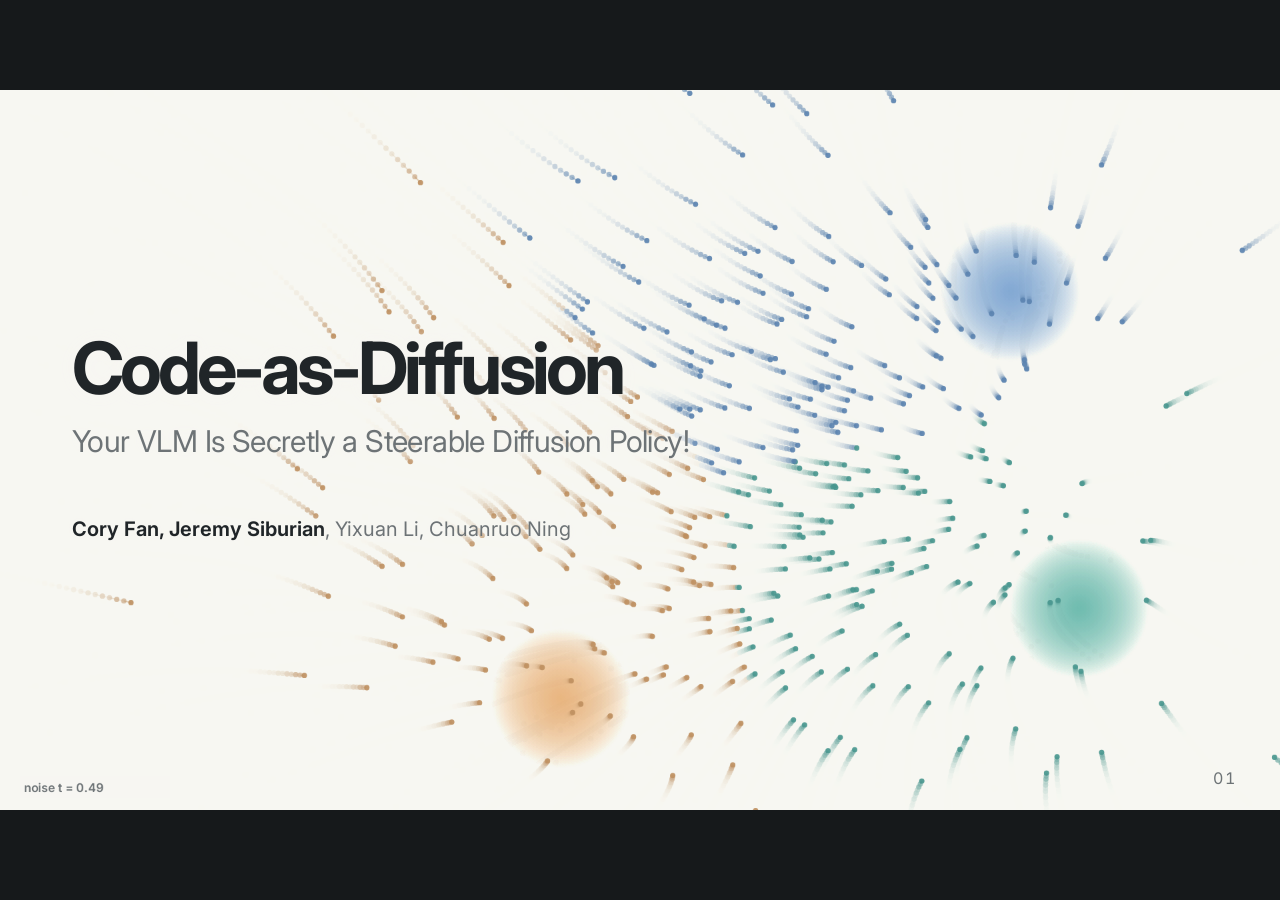
<file: talks/code-as-diffusion/index.html>
<!doctype html>
<html lang="en">
<head>
<meta charset="utf-8">
<meta name="viewport" content="width=device-width, initial-scale=1">
<title>Code-as-Diffusion</title>
<link rel="preconnect" href="https://fonts.googleapis.com">
<link rel="preconnect" href="https://fonts.gstatic.com" crossorigin>
<link rel="stylesheet" href="https://fonts.googleapis.com/css2?family=Inter:wght@400;500;600;700;800&family=STIX+Two+Text:ital,wght@0,400;0,500;1,400;1,500&display=swap">
<style>
  /* review-deck look (Dual-Arm Base Review): one light visual world, every colour painted explicitly */
  :root { --ink: #202528; --muted: #6d7376; --bg: #f7f6f2; --line: #d7d6d0; --accent: #355f78; --white: #ffffff;
          --good: #2f7d4f; --bad: #a8432c; --soft: #e9e7e0; --page: #ecebe7; }
  * { box-sizing: border-box; }
  html, body { height: 100%; }
  body { margin: 0; overflow: hidden; background: #16191b; color: var(--ink); font-family: Inter, ui-sans-serif, -apple-system, BlinkMacSystemFont, "Segoe UI", sans-serif; }
  .deck { position: absolute; left: 50%; top: 50%; width: 1280px; height: 720px; transform-origin: center; }
  .slide { position: absolute; inset: 0; width: 1280px; height: 720px; overflow: hidden; background: var(--bg); padding: 40px 72px 46px; }
  .slide:not(.on) { display: none !important; }
  .slide:not(#s-title) { display: flex; flex-direction: column; }
  .slide > h2, .slide > .sub, .slide > .txt, .slide > .progress, .slide > .takeaway { flex: none; }
  .body { flex: 1; min-height: 0; display: flex; flex-direction: column; justify-content: center; gap: 14px; padding: 12px 0 8px; }
  .body > * { margin-top: 0 !important; margin-bottom: 0 !important; }
  .slide.fadein { animation: fadein 320ms ease both; }
  @keyframes fadein { from { opacity: 0 } to { opacity: 1 } }
  h1, h2, h3, p { margin-top: 0; }
  h1 { max-width: 1040px; margin-bottom: 18px; font-size: 72px; line-height: 0.98; letter-spacing: -0.055em; font-weight: 700; }
  h2 { margin-bottom: 10px; font-size: 44px; line-height: 1.04; letter-spacing: -0.045em; font-weight: 700; text-wrap: balance; }
  h3 { font-size: 20px; line-height: 1.15; letter-spacing: -0.02em; margin-bottom: 8px; }
  .part { color: var(--accent); font-size: 14px; font-weight: 750; letter-spacing: 0.1em; text-transform: uppercase; margin-bottom: 8px; }
  /* Google-deck layout: centered title, sub-heading bar, centered text */
  .sec { position: absolute; top: 18px; left: 24px; padding: 4px 11px; border-radius: 999px; background: var(--soft); color: var(--muted); font-size: 12px; font-weight: 650; letter-spacing: .08em; text-transform: uppercase; line-height: 1.4; }
  .slide h2 { text-align: center; margin: 0 0 12px; font-size: 46px; letter-spacing: -0.04em; white-space: normal; }
  .sub { margin: 0 0 10px; padding: 10px 28px; background: var(--soft); border-radius: 12px; text-align: center; font-size: 24px; line-height: 1.3; font-weight: 650; color: #454b4e; letter-spacing: -0.01em; }
  .txt { margin: 2px auto 0; max-width: 1080px; text-align: center; font-size: 22px; line-height: 1.4; color: #5f6568; }
  .txt b { color: var(--ink); } .txt em { font-style: normal; color: var(--accent); font-weight: 650; } .txt .neg { color: var(--bad); font-weight: 650; }
  .vs { display: grid; grid-template-columns: repeat(2, 440px); justify-content: center; gap: 40px; }
  .vs video { width: 440px; height: 330px; object-fit: cover; }
  .sub .neg { color: var(--bad); }
  .sub .sub2 { display: block; margin-top: 4px; font-size: 21px; font-weight: 500; color: var(--muted); }
  .vc { display: grid; grid-template-columns: 34px 1fr; gap: 10px; align-items: start; margin-top: 10px !important; text-align: left !important; }
  .vc .mk { width: 30px; height: 30px; border-radius: 50%; display: grid; place-items: center; color: var(--white); font-size: 17px; font-weight: 800; margin-top: 1px; }
  .vc.good .mk { background: var(--good); } .vc.bad .mk { background: var(--bad); }
  .vc .nm { font-size: 19px !important; } .vc.good .nm { color: var(--good) !important; } .vc.bad .nm { color: var(--bad) !important; }
  .vc .ct { text-align: left !important; font-size: 16px !important; }
  .rdpair { display: grid; grid-template-columns: 1fr 1fr; gap: 28px; align-items: start; }
  .rdgrp .rdlab { text-align: center; font-size: 20px; font-weight: 750; color: var(--ink); padding-bottom: 6px; border-bottom: 2px solid var(--line); }
  .rdgrp .vrow { margin-top: 10px; gap: 12px; }
  .rdgrp .vf figcaption { font-size: 14.5px; line-height: 1.3; } .rdgrp .vf figcaption .ct { font-size: 13px !important; }
  #s-rd-fail .rdgrp .vf figcaption .nm { color: var(--bad) !important; }   /* failure descriptions in red */
  /* appendix: how PPS / DSRL work */
  .apx-grid { display: grid; grid-template-columns: 500px 1fr; gap: 22px; align-items: stretch; }
  .apx-card { background: var(--white); border: 1px solid var(--line); border-radius: 12px; padding: 16px 20px; }
  .apx-h { font-size: 13px; font-weight: 750; letter-spacing: .08em; text-transform: uppercase; color: var(--muted); margin-bottom: 12px; }
  .apx-v { display: grid; gap: 4px; justify-items: stretch; }
  .apx-box { border: 1.5px solid #9fb3bf; border-radius: 10px; padding: 9px 14px; text-align: center; font-weight: 700; font-size: 19px; background: #fbfbf9; }
  .apx-box small { display: block; font-weight: 500; font-size: 14px; color: var(--muted); margin-top: 2px; }
  .apx-box.base { border-color: var(--accent); background: #e6eef3; color: var(--accent); }
  .apx-box.task { border-color: var(--good); background: #e7f2eb; color: var(--good); }
  .apx-arr { display: grid; grid-template-columns: 34px 1fr; align-items: center; gap: 6px; padding: 2px 0 2px 70px; color: var(--muted); font-size: 14.5px; line-height: 1.3; }
  .apx-arr .a { font-size: 24px; color: #8c979d; text-align: center; line-height: 1; }
  .apx-arr .demo { display: inline-block; padding: 1px 8px; border-radius: 999px; background: #e7f2eb; color: var(--good); font-weight: 700; font-size: 13px; }
  .apx-eq { font-family: "STIX Two Text", Georgia, serif; font-size: 29px; text-align: center; padding: 6px 0 14px; color: var(--ink); }
  .apx-eq .b { color: var(--accent); } .apx-eq .t { color: var(--good); } .apx-eq .r { color: #6b8696; }
  .apx-notes { margin: 0; padding: 0; list-style: none; display: grid; gap: 10px; }
  .apx-notes li { display: grid; grid-template-columns: 26px 1fr; gap: 8px; font-size: 17px; line-height: 1.35; color: #3c4245; }
  .apx-notes .k { width: 24px; height: 24px; border-radius: 50%; background: var(--soft); display: grid; place-items: center; font-size: 13px; font-weight: 800; color: var(--muted); margin-top: 1px; }
  .apx-cite { text-align: center; font-size: 15px; color: var(--muted); margin-top: 10px; }
  .apx-loop { width: 100%; display: block; }
  .apx-loop .bx { fill: #fbfbf9; stroke: #9fb3bf; stroke-width: 1.5; } .apx-loop .bx.base { fill: #e6eef3; stroke: #355f78; } .apx-loop .bx.pol { fill: #e7f2eb; stroke: #2f7d4f; }
  .apx-loop text { font-family: Inter, sans-serif; } .apx-loop .t1 { font-size: 19px; font-weight: 700; fill: #202528; text-anchor: middle; }
  .apx-loop .t2 { font-size: 14px; font-weight: 500; fill: #6d7376; text-anchor: middle; } .apx-loop .lb { font-size: 15px; font-weight: 700; fill: #6d7376; text-anchor: middle; }
  .apx-loop .ar { fill: none; stroke: #8c979d; stroke-width: 2; } .apx-loop .ar.rl { stroke: #2f7d4f; stroke-dasharray: 6 5; }
  .apx-3 { display: grid; grid-template-columns: repeat(3, 1fr); gap: 16px; margin-top: 6px; }
  .apx-3 .apx-card { padding: 14px 18px; } .apx-3 b { display: block; font-size: 18px; margin-bottom: 4px; color: var(--ink); } .apx-3 span { font-size: 16px; color: #4a5054; line-height: 1.35; }
  #s-rw-gap .vc { align-items: center; } #s-rw-gap .vc .nm { font-size: 16px !important; white-space: nowrap; }   /* slide 4: both captions on one line */
  .subtitle { max-width: 1100px; color: var(--muted); font-size: 30px; line-height: 1.3; letter-spacing: -0.02em; }
  .authors { margin-top: 26px; font-size: 20px; color: var(--muted); } .authors b { color: var(--ink); font-weight: 650; }
  .lead { margin: 4px 0 0; font-size: 22px; line-height: 1.35; color: var(--ink); font-weight: 600; max-width: 1100px; }
  .lead em { font-style: normal; color: var(--accent); } .lead .neg { color: var(--bad); }
  .meta { margin: 6px 0 0; color: var(--muted); font-size: 18px; line-height: 1.4; max-width: 1100px; }
  .meta b { color: var(--ink); }
  .slide-number { position: absolute; right: 44px; bottom: 22px; color: var(--muted); font-size: 16px; letter-spacing: 0.08em; font-variant-numeric: tabular-nums; }
  .foot { position: absolute; left: 72px; right: 140px; bottom: 22px; color: var(--muted); font-size: 13px; line-height: 1.35; }
  .foot.warn { color: var(--bad); font-size: 15px; font-weight: 700; bottom: 18px; }
  .takeaway { margin: 0 auto 6px; padding: 0; max-width: 1060px; text-align: center; font-size: 22px; line-height: 1.38; font-weight: 600; color: var(--ink); text-wrap: balance; }
  .takeaway::before { content: ""; display: block; width: 48px; height: 3px; border-radius: 2px; background: var(--accent); margin: 0 auto 10px; }
  .takeaway.c { margin-left: auto; margin-right: auto; }
  figcaption .nm { display: block; color: var(--ink); font-size: 18px; font-weight: 650; }
  figcaption .ct, .ct { display: block; color: var(--muted); font-size: 15px; font-weight: 500; margin-top: 2px; text-align: center; }
  .pcard .ct { margin-top: -4px; }
  ol.refs { margin: 0 auto; padding-left: 1.6em; max-width: 1100px; display: grid; gap: 8px; font-size: 18px; line-height: 1.33; }
  ol.refs li { padding-left: 4px; } ol.refs .rt { color: var(--ink); font-weight: 600; } ol.refs .ra { color: var(--muted); margin-left: 8px; }
  ol.refs .ra::before { content: "— "; }
  /* figures */
  .figs { display: grid; gap: 28px; margin-top: 22px; align-items: end; }
  .figs.two { grid-template-columns: 1fr 1fr; } .figs.three { grid-template-columns: repeat(3, 1fr); }
  .figs figure { margin: 0; min-width: 0; }
  .figs img, .figs video { display: block; width: 100%; height: 300px; object-fit: contain; background: var(--white); border: 1px solid var(--line); border-radius: 8px; }
  .figs img { padding: 8px; }
  .figs video { background: #111; }
  .figs.vids3 { grid-template-columns: 2.246fr 1.778fr; } .figs.vids3 video { height: auto; }
  .figs.vids5 { grid-template-columns: 1.778fr 1.852fr; } .figs.vids5 video { height: auto; }
  .figs.vids10 video { height: auto; aspect-ratio: 16 / 9; }
  .figs figcaption, .vf figcaption { margin-top: 8px; text-align: center; font-size: 18px; color: var(--muted); font-weight: 600; line-height: 1.3; }
  .figs figcaption b, .vf figcaption b { color: var(--ink); }
  .panel2 { display: grid; grid-template-columns: 1fr 1fr; gap: 28px; margin-top: 20px; }
  .pcard { background: var(--white); border: 1px solid var(--line); border-radius: 8px; padding: 16px 18px 14px; display: grid; grid-template-rows: auto 1fr auto; gap: 10px; }
  .pcard h3 { margin: 0; font-size: 17px; letter-spacing: .1em; text-transform: uppercase; color: var(--muted); }
  .pcard img { width: 100%; height: 240px; object-fit: contain; }
  .pcard video { justify-self: center; width: auto; max-width: 100%; height: 200px; display: block; background: #111; border-radius: 6px; }
  .pcard .verdict { font-size: 19px; line-height: 1.3; font-weight: 650; display: flex; align-items: flex-start; gap: 10px; }
  .pcard .verdict .pill { flex: none; min-width: 84px; margin-top: 0; } .pcard .verdict + .verdict { margin-top: -4px; }
  .takeaway .lbl { color: var(--accent); }
  .takeaway.goal { max-width: 1100px; margin: 2px auto 0; padding: 14px 32px; background: #e6eef3; border: 1.5px solid #b7cbd8; border-radius: 12px; font-size: 27px; line-height: 1.3; font-weight: 650; }
  .takeaway.goal.top { margin: 0 auto 6px; }
  .takeaway.goal::before { content: none; } .takeaway.goal b { color: var(--accent); }
  .panel2.rows4 { grid-template-rows: repeat(4, auto); } .panel2.rows4 .pcard { grid-row: span 4; grid-template-rows: subgrid; }
  .pill { display: inline-grid; place-items: center; height: 26px; padding: 0 10px; border-radius: 999px; font-size: 13px; font-weight: 750; letter-spacing: .04em; color: var(--white); }
  .pill.no { background: var(--bad); } .pill.yes { background: var(--good); } .pill.acc { background: var(--accent); }
  /* pipeline */
  .pipe { display: grid; grid-template-columns: 170px 46px 1fr 46px 170px; align-items: center; margin-top: 34px; }
  .pipe .box { height: 92px; border: 1px solid var(--line); border-radius: 12px; background: var(--white); display: grid; place-items: center;
               text-align: center; font-size: 22px; font-weight: 650; line-height: 1.2; cursor: pointer; transition: border-color .15s, background .15s; }
  .pipe .box:hover, .pipe .box.on { border-color: var(--accent); background: #eef3f6; }
  .idea3 { display: grid; grid-template-columns: 1fr 34px 1fr 34px 1fr; align-items: stretch; gap: 6px; } .idea3 .iarrow { align-self: center; }
  .icard { background: var(--white); border: 1px solid var(--line); border-radius: 10px; padding: 14px 16px 12px; display: grid; grid-template-rows: auto 1fr auto; gap: 10px; min-width: 0; }
  .ihead { text-align: center; font-size: 17px; font-weight: 750; letter-spacing: .08em; text-transform: uppercase; color: var(--muted); }
  .icode { margin: 0; height: 176px; display: grid; align-content: center; padding: 12px 14px; background: #1f2a30; color: #e4ebee; border-radius: 8px;
           font: 13.5px/1.6 ui-monospace, "SF Mono", Menlo, Consolas, monospace; white-space: pre; overflow: hidden; }
  .icode .cm { color: #8fa3ad; } .icode .kw { color: #8cc4e6; } .icode .fn { color: #b9dfc4; } .icode .st { color: #e7bd7e; }
  .iflow { display: block; width: 100%; height: 176px; border-radius: 8px; background: #f3f5f6; }
  .isub { text-align: center; font-size: 16px; line-height: 1.3; color: var(--muted); font-weight: 600; }
  .iarrow { text-align: center; color: var(--muted); font-size: 30px; }
  .isteps { display: flex; justify-content: center; align-items: center; gap: 10px; }
  .istep { display: flex; align-items: center; gap: 8px; padding: 6px 15px 6px 7px; border-radius: 999px; border: 1px solid var(--line); background: var(--white);
           color: var(--muted); font-size: 17px; font-weight: 700; transition: background .25s, color .25s, border-color .25s; }
  .istep .n { width: 24px; height: 24px; border-radius: 50%; display: grid; place-items: center; background: var(--soft); font-size: 13px; }
  .istep.done { color: var(--accent); border-color: #b7cbd8; }
  .istep.on { background: var(--accent); border-color: var(--accent); color: var(--white); } .istep.on .n { background: rgba(255,255,255,.22); }
  .iar { color: var(--muted); font-size: 22px; }
  .istory { display: block; width: 100%; aspect-ratio: 1100 / 400; border: 1px solid var(--line); border-radius: 10px; background: var(--white); }
  .s12 { position: relative; width: 1136px; height: 480px; margin: 0 auto; }
  .s12-flow { position: absolute; inset: 0; width: 1136px; height: 480px; overflow: visible; }
  .s12-flow path { fill: none; stroke: #9aa5ab; stroke-width: 2.5; marker-end: url(#s12h); }
  .s12-tag { font: 700 12px Inter, sans-serif; fill: var(--accent); text-anchor: middle; }
  .s12-dot { fill: var(--accent); }
  .s12 figure { position: absolute; margin: 0; }
  .s12 figure img { display: block; width: 100%; border: 1px solid var(--line); border-radius: 8px; background: var(--white); transition: box-shadow .3s, border-color .3s; }
  .s12 figcaption { margin-top: 7px; text-align: center; font-size: 17px; font-weight: 650; color: var(--ink); }
  .s12-obs { left: 0; width: 270px; } .s12-obs img { height: 150px; object-fit: cover; }
  .s12-out { left: 828px; top: 175px; width: 270px; } .s12-out img { height: 270px; object-fit: cover; }
  .s12-step { color: var(--accent); font-weight: 750; }
  .s12-vlm { position: absolute; left: 340px; top: 30px; width: 420px; height: 90px; display: flex; align-items: center; gap: 14px; padding: 0 18px;
             background: var(--white); border: 1px solid var(--line); border-radius: 10px; color: var(--ink); transition: box-shadow .3s, border-color .3s; }
  .s12-vlm img { width: 54px; height: 54px; border-radius: 12px; }
  .s12-vlm b { display: block; font-size: 18px; } .s12-vlm small { display: block; margin-top: 2px; font-size: 13.5px; color: var(--muted); font-weight: 600; }
  .s12-prog { position: absolute; left: 340px; top: 175px; width: 420px; height: 270px; background: #1f2a30; border-radius: 10px; padding: 12px 14px;
              border: 2px solid #1f2a30; transition: border-color .3s, box-shadow .3s; }
  .s12-ph { font-size: 12px; font-weight: 750; letter-spacing: .08em; text-transform: uppercase; color: #8fa3ad; margin-bottom: 8px; }
  .s12-prog pre { margin: 0; font: 11.5px/1.5 ui-monospace, "SF Mono", Menlo, Consolas, monospace; color: #e4ebee; white-space: pre; overflow: hidden; }
  .s12-prog .kw { color: #8cc4e6; } .s12-prog .fn { color: #b9dfc4; } .s12-prog .nu { color: #e7bd7e; }
  .s12 .hit { border-color: var(--accent) !important; box-shadow: 0 0 0 4px #355f7833; }
  .figs.s15 { gap: 24px; align-items: start; }
  .figs.s15 img { height: auto; aspect-ratio: 4 / 3; object-fit: cover; padding: 0; background: var(--white); border: 1px solid var(--line); border-radius: 10px; }
  .figs.s15 figure:nth-child(3) img { object-position: 50% 100%; }
  .figs.s15 figcaption { margin-top: 10px; font-size: 19px; color: var(--ink); }
  .figs.s17 { grid-template-columns: 1.778fr 1.333fr; gap: 28px; }
  .figs.s17 video { height: auto; border-radius: 10px; }
  .s13 { display: grid; grid-template-columns: 1fr 64px 1fr 64px 1fr; align-items: center; }
  .s13-p { margin: 0; opacity: .25; transition: opacity .6s; }
  .s13-p img, .s13-p video { display: block; width: 100%; aspect-ratio: 1.06; object-fit: cover; background: #111; border: 2px solid var(--line); border-radius: 10px; transition: border-color .4s, box-shadow .4s; }
  .s13-p figcaption { margin-top: 10px; text-align: center; font-size: 18px; font-weight: 650; color: var(--muted); transition: color .4s; }
  .s13-p.shown { opacity: 1; } .s13-p.lit img, .s13-p.lit video { border-color: var(--accent); box-shadow: 0 0 0 4px #355f7826; } .s13-p.lit figcaption { color: var(--accent); font-weight: 800; }
  .s13-ar { text-align: center; font-size: 34px; color: #a3adb2; transition: color .4s; } .s13-ar.lit { color: var(--accent); }
  .ov { position: relative; width: 1136px; height: 470px; margin: 0 auto; }
  #s-overview .ov { zoom: 1.1; margin-left: -52px !important; }
  .ov-flow { position: absolute; inset: 0; width: 1136px; height: 470px; overflow: visible; }
  .ov-flow path { fill: none; stroke: #9aa5ab; stroke-width: 2.5; marker-end: url(#ovh); }
  .ov-zone { stroke: none; } .ov-zone.z1 { fill: #eef3f6; } .ov-zone.z2 { fill: #eef4ef; }
  .ov-zl { font: 750 12.5px Inter, sans-serif; letter-spacing: .04em; fill: var(--accent); }
  .ov-tag { font: 700 12px Inter, sans-serif; fill: var(--accent); text-anchor: middle; }
  .ov-ll { font: 650 14px Inter, sans-serif; fill: var(--muted); text-anchor: middle; } .ov-step { fill: var(--accent); font-weight: 800; }
  .ov-dot { fill: var(--accent); }
  .ov figure { position: absolute; margin: 0; }
  .ov-init { top: 5px; width: 130px; } .ov-init img { display: block; width: 130px; height: 80px; object-fit: cover; border: 1px solid var(--line); border-radius: 8px; transition: box-shadow .3s, border-color .3s; }
  .ov-init figcaption { position: absolute; left: -10px; top: 86px; width: 150px; text-align: center; font-size: 13px; font-weight: 650; }
  .ov-vlm { position: absolute; top: 21px; width: 292px; height: 48px; display: flex; align-items: center; gap: 10px; padding: 0 12px; background: var(--white);
            border: 1px solid var(--line); border-radius: 10px; transition: box-shadow .3s, border-color .3s; }
  .ov-vlm img { width: 32px; height: 32px; border-radius: 8px; } .ov-vlm b { display: block; font-size: 15px; } .ov-vlm small { display: block; font-size: 12px; color: var(--muted); font-weight: 600; }
  .ov-c { top: 186px; width: 180px; }
  .ov-m { width: 180px; height: 150px; border-radius: 8px; overflow: hidden; border: 2px solid var(--line); background: #111; transition: box-shadow .3s, border-color .3s; }
  .ov-m img, .ov-m video { display: block; width: 100%; height: 100%; object-fit: cover; }
  .ov-c figcaption { margin: 7px -14px 0; text-align: center; font-size: 14px; font-weight: 650; color: var(--ink); white-space: nowrap; }
  .ov-code { height: 100%; background: #1f2a30; display: grid; align-content: center; padding: 0 14px; }
  .ov-code pre { margin: 0; font: 12px/1.45 ui-monospace, "SF Mono", Menlo, Consolas, monospace; color: #e4ebee; } .ov-code .fn { color: #b9dfc4; }
  .ov .hit { border-color: var(--accent) !important; box-shadow: 0 0 0 4px #355f7833; }
  .s15n { display: grid; grid-template-columns: repeat(2, 416px); justify-content: center; gap: 36px; }
  .s15n figure { margin: 0; } .s15n figcaption { height: 26px; line-height: 26px; margin-bottom: 8px; text-align: center; font-size: 19px; font-weight: 750; color: var(--ink); }
  .s15n video { display: block; width: 416px; aspect-ratio: 640 / 500; border: 1px solid var(--line); border-radius: 10px; background: #f4f4f4; }
  .s15n-meta { text-align: center; font-size: 14px; color: var(--muted); }
  .pdone { display: grid; grid-template-columns: repeat(3, 1fr); gap: 22px; }
  .pd { margin: 0; background: var(--white); border: 1px solid var(--line); border-radius: 12px; padding: 14px 14px 14px; display: grid; gap: 12px; }
  .pd-h { display: grid; grid-template-columns: 34px 1fr; gap: 12px; align-items: center; min-height: 66px; }
  .pd-h .mk { width: 32px; height: 32px; border-radius: 50%; display: grid; place-items: center; background: var(--good); color: var(--white); font-weight: 800; font-size: 16px; }
  .pd-h b { display: block; font-size: 21px; letter-spacing: -0.02em; } .pd-h span:not(.mk) { display: block; font-size: 16px; color: var(--muted); font-weight: 600; margin-top: 1px; }
  .pd video { display: block; width: 100%; aspect-ratio: 3 / 2; object-fit: cover; border-radius: 8px; background: #f4f4f4; border: 1px solid var(--line); }
  .pd:first-child video { object-position: 50% 100%; }
  .tk { display: grid; gap: 10px; }
  .tk-row { display: grid; grid-template-columns: 150px repeat(4, 1fr); gap: 10px; align-items: center; background: var(--white); border: 1px solid var(--line); border-radius: 12px; padding: 8px 10px; }
  .tk-h { display: grid; gap: 6px; justify-items: start; } .tk-h b { font-size: 19px; letter-spacing: -0.02em; line-height: 1.1; }
  .tk-h span { padding: 2px 10px; border-radius: 999px; background: #e6eef3; color: var(--accent); font-size: 13px; font-weight: 750; }
  .tk-row video, .tk-row img { display: block; width: 100%; aspect-ratio: 16 / 9; object-fit: cover; border-radius: 7px; background: #111; }
  .bens { display: grid; grid-template-columns: repeat(3, 1fr); gap: 22px; }
  .ben { margin: 0; background: var(--white); border: 1px solid var(--line); border-radius: 12px; padding: 14px; display: grid; grid-template-rows: auto 1fr; gap: 12px; }
  .ben-h { display: grid; grid-template-columns: 34px 1fr; gap: 12px; align-items: start; min-height: 86px; }
  .bmk { width: 30px; height: 30px; margin-top: 2px; border: 2.5px solid #a3adb2; border-radius: 8px; display: grid; place-items: center; }
  .bmk.done { border: 0; border-radius: 50%; background: var(--good); color: var(--white); font-weight: 800; font-size: 17px; line-height: 1; }
  .ben-h b { display: block; font-size: 20px; letter-spacing: -0.02em; line-height: 1.2; } .ben-h div > span { display: block; margin-top: 4px; font-size: 15px; color: var(--muted); line-height: 1.35; }
  .bens.nodesc .ben-h { min-height: 0; align-items: center; }
  .ben video { display: block; width: 100%; aspect-ratio: 4 / 3; object-fit: cover; border-radius: 8px; background: #111; align-self: end; }
  .slide h2.thanks { font-size: 56px; margin-top: 18px; }
  .agenda { display: grid; grid-template-columns: 1fr 22px 1fr 22px 1fr 22px 1fr 22px 1fr 22px 1fr; align-items: stretch; }
  .ag { background: var(--white); border: 1px solid var(--line); border-radius: 12px; padding: 18px 14px 16px; display: grid; align-content: start; gap: 8px; }
  .ag-n { color: var(--accent); font-size: 15px; font-weight: 800; letter-spacing: .08em; }
  .ag b { font-size: 21px; letter-spacing: -0.02em; } .ag-d { font-size: 15px; line-height: 1.35; color: var(--muted); }
  .ag-ar { align-self: center; text-align: center; color: #a3adb2; font-size: 22px; }
  .teaser-cv { position: absolute; inset: 0; width: 1280px; height: 720px; z-index: 0; }
  #s-title { cursor: crosshair; } #s-title h1, #s-title .subtitle, #s-title .authors { position: relative; z-index: 1; }
  #s-title h1, #s-title .subtitle, #s-title .authors { text-shadow: 0 0 6px #f7f6f2, 0 0 14px #f7f6f2, 0 0 22px #f7f6f2; }
  .gmm3 { display: block; width: 100%; aspect-ratio: 1136 / 340; }
  .gmm4 { display: block; width: 100%; aspect-ratio: 1136 / 330; }
  .gstage { display: grid; grid-template-columns: 1fr 390px; gap: 14px; align-items: stretch; }
  .gmmflow { display: block; width: 100%; aspect-ratio: 720 / 290; border: 1px solid var(--line); border-radius: 10px; background: var(--white); }
  .geq { border: 1px solid var(--line); border-radius: 10px; background: var(--white); padding: 12px 14px; display: grid; align-content: center; gap: 4px; }
  .eqh { font-size: 13px; font-weight: 750; letter-spacing: .08em; text-transform: uppercase; color: var(--muted); margin-bottom: 2px; }
  .eqr { padding: 6px 10px; border-radius: 8px; border: 1px solid transparent; transition: background .25s, border-color .25s, opacity .25s; opacity: .55; }
  .eqr.on { background: #e6eef3; border-color: #b7cbd8; opacity: 1; }
  .eql { display: block; font-size: 12.5px; font-weight: 700; color: var(--accent); }
  .eqm { display: block; font: 19px/1.35 "STIX Two Text", "Cambria Math", "Times New Roman", serif; color: var(--ink); white-space: nowrap; }
  .eqm sub, .eqm sup { font-size: 68%; } .eqm i { font-style: italic; }
  .frac { display: inline-flex; flex-direction: column; vertical-align: middle; text-align: center; font-size: 92%; line-height: 1.15; }
  .frac > span:first-child { border-bottom: 1.4px solid currentColor; padding: 0 3px 1px; }
  .eqn { font-size: 12.5px; color: var(--muted); padding: 0 10px; }
  .pipe.static .box { cursor: default; } .pipe.static .box:hover { border-color: var(--line); background: var(--white); }
  .pipe .arrow { text-align: center; color: var(--muted); font-size: 26px; }
  .adp { border: 2px solid var(--accent); border-radius: 16px; padding: 30px 18px 18px; position: relative; display: grid; grid-template-columns: 1fr 36px 1fr 36px 1fr; align-items: center; }
  .adp .lab { position: absolute; top: -13px; left: 18px; background: var(--bg); padding: 0 8px; color: var(--accent); font-size: 14px; font-weight: 750; letter-spacing: .08em; text-transform: uppercase; }
  .pipe-note { margin: 22px 0 0; min-height: 90px; padding: 14px 20px; background: var(--white); border: 1px solid var(--line); border-radius: 8px; font-size: 21px; line-height: 1.4; }
  .pipe-note b { color: var(--accent); }
  .hint { color: var(--muted); font-size: 16px; margin: 8px 0 0; text-align: center; }
  /* lists of claims / properties */
  .claims { display: grid; gap: 18px; margin: 30px auto 0; max-width: 1080px; }
  .claim { display: grid; grid-template-columns: 52px 1fr; gap: 16px; align-items: start; padding: 16px 0; border-top: 1px solid var(--line); }
  .claim .n { font-size: 15px; color: var(--accent); font-weight: 750; letter-spacing: .08em; padding-top: 5px; }
  .claim b { display: block; font-size: 29px; letter-spacing: -0.02em; margin-bottom: 4px; }
  .claim span { color: var(--muted); font-size: 22px; line-height: 1.36; }
  /* challenge checklist */
  .checks { display: grid; gap: 14px; margin: 22px auto 0; max-width: 1080px; }
  .check { display: grid; grid-template-columns: 44px 1fr auto; gap: 18px; align-items: center; padding: 16px 18px; border: 1px solid var(--line); border-radius: 10px;
           background: var(--white); text-align: left; font: inherit; color: inherit; cursor: default; transition: border-color .15s; }
  button.check { cursor: pointer; }
  button.check:hover { border-color: var(--accent); }
  .check .mk { width: 34px; height: 34px; border-radius: 50%; border: 2px solid var(--line); display: grid; place-items: center; font-weight: 800; font-size: 17px; color: var(--white); }
  .check.done .mk { background: var(--good); border-color: var(--good); }
  .check.now { border-color: var(--accent); box-shadow: inset 4px 0 0 var(--accent); }
  .check.now .mk { border-color: var(--accent); }
  .checks.focus .check:not(.now) { opacity: .32; }
  .check b { display: block; font-size: 26px; letter-spacing: -0.02em; margin-bottom: 3px; }
  .check span { color: var(--muted); font-size: 20px; line-height: 1.33; } .check span strong { color: var(--ink); font-weight: 650; }
  .check .go { color: var(--accent); font-size: 16px; font-weight: 700; white-space: nowrap; }
  .progress { display: flex; gap: 6px; justify-content: center; margin-top: 4px; }
  .progress i { width: 34px; height: 6px; border-radius: 3px; background: var(--line); } .progress i.on { background: var(--good); }
  /* method steps */
  .steps { display: grid; grid-template-columns: 220px 60px 1fr 60px 250px; gap: 0; align-items: center; margin-top: 20px; }
  .steps .col { display: grid; gap: 12px; }
  .steps figure { margin: 0; } .steps img { width: 100%; display: block; border-radius: 6px; border: 1px solid var(--line); background: var(--white); }
  .steps figcaption { text-align: center; font-size: 15px; color: var(--muted); font-weight: 600; margin-top: 4px; }
  .steps .ar { text-align: center; font-size: 30px; color: var(--muted); }
  .vlm { display: grid; grid-template-columns: 96px 1fr; gap: 14px; align-items: center; }
  .vlm img { width: 84px; height: 84px; object-fit: contain; border: 0; background: transparent; }
  .code { max-height: 300px; object-fit: contain; }
  .arrowrow { display: grid; grid-template-columns: 1fr 56px 1fr 56px 1fr; align-items: center; margin-top: 26px; }
  .arrowrow figure { margin: 0; } .arrowrow img { width: 100%; height: 290px; object-fit: contain; background: var(--white); border: 1px solid var(--line); border-radius: 6px; display: block; }
  .arrowrow figcaption { text-align: center; font-size: 16px; color: var(--muted); font-weight: 600; margin-top: 8px; }
  .arrowrow .ar { text-align: center; color: var(--muted); font-size: 32px; }
  /* videos */
  .vrow { display: grid; gap: 22px; margin-top: 18px; }
  .vgrid4 { display: grid; grid-template-columns: repeat(2, 336px); justify-content: center; gap: 12px 32px; }
  .vgrid4 .vf video { aspect-ratio: 16 / 9; object-fit: contain; }
  .vgrid4 figcaption { margin-top: 6px; display: flex; flex-wrap: wrap; justify-content: center; align-items: center; gap: 2px 8px; }
  .vgrid4 figcaption .ct { margin-top: 0; flex-basis: 100%; }
  .vgrid4 .rep { padding: 2px 10px; border-radius: 999px; background: #e6eef3; color: var(--accent); font-size: 14px; font-weight: 700; line-height: 1.4; }
  .vrow.two { grid-template-columns: 1fr 1fr; } .vrow.three { grid-template-columns: repeat(3, 1fr); } .vrow.one { grid-template-columns: 1fr; }
  .vf { margin: 0; min-width: 0; }
  .vf video { display: block; width: 100%; background: #111; border: 1px solid var(--line); border-radius: 6px; }
  .vrow.two .vf video, .vrow.two .ph { aspect-ratio: 4 / 3; object-fit: contain; }
  .vrow.wide .vf video, .vrow.wide .ph { aspect-ratio: 1280 / 528; object-fit: contain; }
  .vrow.pano .vf video { aspect-ratio: 2560 / 800; object-fit: contain; }
  .ph { position: relative; width: 100%; border: 1px dashed #b9b7ae; border-radius: 6px; background: var(--soft) center / cover no-repeat; display: grid; place-items: center; overflow: hidden; }
  .ph::before { content: ""; position: absolute; inset: 0; background: rgba(247, 246, 242, .72); }
  .ph span { position: relative; max-width: 80%; text-align: center; color: var(--muted); font-size: 15px; font-weight: 650; line-height: 1.35; }
  .ph.slim { height: 92px; }
  .vrow.wide { grid-template-columns: repeat(2, 470px) !important; justify-content: center; gap: 10px 26px; }
  .vrow.wide figcaption { margin-top: 4px; font-size: 14px; }
  .legendcard { width: 470px; aspect-ratio: 1280 / 528; border: 1px solid var(--line); border-radius: 6px; background: var(--white); padding: 14px 18px;
                display: grid; align-content: center; gap: 6px; font-size: 15px; color: var(--muted); }
  .legendcard { grid-template-columns: 1fr 1fr; column-gap: 14px; } .legendcard b, .legendcard .ln { grid-column: 1 / -1; }
  .legendcard .ln { margin-top: 4px; font-size: 15px; }
  .legendcard b { color: var(--ink); } .legendcard i { display: inline-block; width: 18px; height: 4px; border-radius: 2px; margin-right: 8px; vertical-align: 3px; }
  .vtools { position: absolute; bottom: 18px; left: 50%; transform: translateX(-50%); display: flex; align-items: center; gap: 10px; }
  .vtools b { color: var(--muted); font-size: 12px; letter-spacing: .08em; text-transform: uppercase; }
  .speed { display: flex; gap: 4px; }
  .speed button, .vtools .play { height: 28px; padding: 0 10px; border: 1px solid var(--line); border-radius: 999px; background: var(--white); color: var(--muted);
                                  font: inherit; font-size: 12.5px; font-weight: 680; cursor: pointer; }
  .speed button.active { background: var(--accent); border-color: var(--accent); color: var(--white); }
  .vtools .play { border-color: var(--accent); background: var(--accent); color: var(--white); }
  /* charts */
  .chart { margin-top: 10px; display: grid; place-items: center; }
  .chart img { max-width: 100%; max-height: 520px; display: block; background: var(--white); border: 1px solid var(--line); border-radius: 6px; }
  .chart.small img { max-height: 390px; }
  .chart.quant img { max-height: 540px; border: 0; background: transparent; border-radius: 10px; }
  .chart { margin-left: 0; margin-right: 0; } .chart figcaption.ct { margin-top: 10px; font-size: 17px; }
  /* empty slides */
  .todo { margin: 30px auto 0; padding: 22px 26px; border: 1px dashed #b9b7ae; border-radius: 10px; color: var(--muted); font-size: 22px; line-height: 1.45; max-width: 1080px; }
  .todo b { color: var(--ink); }
  ul.plain { margin: 16px auto 0; padding-left: 1.2em; display: grid; gap: 12px; font-size: 24px; line-height: 1.36; max-width: 1080px; }
  ul.plain ul { margin-top: 8px; display: grid; gap: 6px; font-size: 21px; color: var(--muted); }
  .appx { color: var(--muted); }
  #hud { position: fixed; right: 16px; bottom: 14px; z-index: 20; display: flex; gap: 8px; align-items: center; opacity: 0; transition: opacity .3s; }
  body.active #hud, #hud:focus-within { opacity: .92; }
  #hud button { height: 34px; min-width: 38px; padding: 0 12px; border: 1px solid #56646a; border-radius: 6px; background: #1d2326e6; color: #f2f4f1; font: inherit; font-size: 14px; cursor: pointer; }
  #hud .count { color: #f2f4f1; background: #1d2326e6; border: 1px solid #56646a; border-radius: 6px; padding: 7px 12px; font-size: 14px; font-variant-numeric: tabular-nums; }
  button:focus-visible { outline: 2px solid var(--accent); outline-offset: 2px; }
  /* scroll view: every slide stacked on one page */
  body.scroll { overflow-y: auto; height: auto; }
  body.scroll .deck { position: relative; left: auto; top: auto; height: auto; margin: 24px auto 72px; transform: none !important; display: grid; gap: 24px; }
  body.scroll .slide { position: relative; inset: auto; box-shadow: 0 10px 30px rgba(0, 0, 0, .35); border-radius: 6px; }
  body.scroll .slide:not(.on) { display: flex !important; } body.scroll #s-title { display: grid !important; }
  body.scroll .slide.fadein { animation: none; }
  body.scroll #hud { opacity: .92; }
  #hud #pause[aria-pressed="true"] { background: #2f7d4f; border-color: #2f7d4f; }
  .slide video:not([controls]) { cursor: pointer; }
  .slide video.vpaused { outline: 3px solid #2f7d4f; outline-offset: -3px; filter: saturate(.8) brightness(.96); }
  #pbadge { position: fixed; left: 16px; bottom: 14px; z-index: 20; display: none; padding: 7px 12px; border-radius: 6px; background: #1d2326e6;
            border: 1px solid #56646a; color: #f2f4f1; font-size: 13px; letter-spacing: .02em; }
  body.paused #pbadge { display: block; }
  .slide [data-step].st-hide { visibility: hidden; }
  .slide [data-step].st-in { animation: stin .4s ease backwards; }
  @keyframes stin { from { opacity: 0 } to { opacity: 1 } }
  @media (prefers-reduced-motion: reduce) { .slide [data-step].st-in { animation: none; } }
  .s15n-ctl { display: flex; align-items: center; justify-content: center; gap: 10px; margin-top: -4px; }
  .s15n-ctl button { width: 40px; height: 32px; border: 1px solid var(--line); border-radius: 999px; background: var(--white); color: var(--accent); font: 700 14px Inter, sans-serif; cursor: pointer; }
  .s15n-ctl button:focus-visible, .s15n-ctl input:focus-visible { outline: 3px solid #355f7855; outline-offset: 2px; }
  .s15n-ctl input { width: 520px; accent-color: var(--accent); cursor: pointer; }
  .s15n-end { font: 800 18px Inter, sans-serif; color: var(--muted); width: 14px; text-align: center; }
  .s15n-lab { font-size: 14px; font-weight: 650; color: var(--muted); margin-left: 6px; }
  @media (prefers-reduced-motion: reduce) { .slide.fadein { animation: none; } .check, .pipe .box, #hud, .istep, .eqr, .s13-p, .s13-ar { transition: none; } }

  .outline { display: grid; gap: 10px; max-width: 1000px; margin: 0 auto; width: 100%; }
  .orow { display: grid; grid-template-columns: 64px 260px 1fr; align-items: baseline; gap: 18px; padding: 14px 20px; border: 1px solid var(--line); border-radius: 10px;
          background: var(--white); text-align: left; font: inherit; color: inherit; cursor: pointer; transition: border-color .15s; }
  .orow:hover { border-color: var(--accent); }
  .orow .onum { color: var(--accent); font-size: 20px; font-weight: 800; letter-spacing: .06em; }
  .orow b { font-size: 26px; letter-spacing: -0.02em; } .orow .od { color: var(--muted); font-size: 20px; }
  .speed button, .vtools .play { font-size: 14px !important; height: 30px !important; } .vtools b { font-size: 13px !important; }
  .ph span { font-size: 17px !important; } .legendcard { font-size: 17px !important; }
  .vrow.wide { grid-template-columns: repeat(2, 430px) !important; }
  .vrow.pano .vf video { max-width: 1000px; margin: 0 auto; }
  .vrow.pano.w2 { margin-top: 10px; } .vrow.pano.w2 .vf video, .vrow.pano.w2 .slotbox { max-width: 600px; margin: 0 auto; }
  .slotbox { position: relative; } .slotbox video { background: var(--soft) !important; border-style: dashed !important; }
  .slot-label { position: absolute; inset: 0; display: grid; place-items: center; color: var(--muted); font-size: 17px; font-weight: 700; pointer-events: none;
                background: rgba(247, 246, 242, .72); border-radius: 6px; }
  .slotbox.ready .slot-label { display: none; } .slotbox.ready video { background: #111 !important; border-style: solid !important; }
</style>
</head>
<body>
<main class="deck">

<!-- 1 -->
<section class="slide" id="s-title" style="display:grid;align-content:center">
  <h1>Code-as-Diffusion</h1>
  <p class="subtitle">Your VLM Is Secretly a Steerable Diffusion Policy!</p>
  <p class="authors"><b>Cory Fan, Jeremy Siburian</b>, Yixuan Li, Chuanruo Ning</p>
  <canvas class="teaser-cv" role="img" aria-label="Interactive diffusion: noise particles flow into three action modes; moving the cursor steers them toward the nearest mode"></canvas>
  <div class="slide-number"></div>
</section>

<template id="t-overview-talk"><!-- hidden for now -->
<section class="slide" id="s-overview-talk">
  <h2>Overview</h2>
  <p class="takeaway goal top"><span aria-hidden="true">🚀</span> Our base maintains <b>VLM priors</b> while enabling <b>few&#8209;shot steering</b> across diverse tasks and embodiments</p>
  <div class="body">
    <div class="agenda">
      <div class="ag"><span class="ag-n">01</span><b>Motivation</b><span class="ag-d">Pre-trained VLMs for robotic control</span></div>
      <span class="ag-ar" aria-hidden="true">→</span>
      <div class="ag"><span class="ag-n">02</span><b>Background</b><span class="ag-d">VLM-based control, policy steering, and the research goal</span></div>
      <span class="ag-ar" aria-hidden="true">→</span>
      <div class="ag"><span class="ag-n">03</span><b>Approach</b><span class="ag-d">Code-as-Diffusion: VLM code becomes an analytical diffusion policy</span></div>
      <span class="ag-ar" aria-hidden="true">→</span>
      <div class="ag"><span class="ag-n">04</span><b>Properties</b><span class="ag-d">Deterministic ODE, multimodality, strong priors</span></div>
      <span class="ag-ar" aria-hidden="true">→</span>
      <div class="ag"><span class="ag-n">05</span><b>Results</b><span class="ag-d">Tasks, quantitative results, and rollouts</span></div>
      <span class="ag-ar" aria-hidden="true">→</span>
      <div class="ag"><span class="ag-n">06</span><b>Summary</b><span class="ag-d">Summary and next steps</span></div>
    </div>
  </div>
  <div class="slide-number"></div>
</section>
</template>

<template id="t-outline"><!-- outline slide, hidden for now -->
<section class="slide" id="s-outline">
  <h2>Outline</h2>
  <div class="body">
    <div class="outline">
      <button type="button" class="orow" data-go="s-motivation"><span class="onum">01</span><b>Motivation</b><span class="od">Pre-trained VLMs for robotic control</span></button>
      <button type="button" class="orow" data-go="s-rw-vlm"><span class="onum">02</span><b>Background</b><span class="od">VLM-based control, policy steering, and the research goal</span></button>
      <button type="button" class="orow" data-go="s-insight"><span class="onum">03</span><b>Approach</b><span class="od">Training-free diffusion and Code-as-Diffusion</span></button>
      <button type="button" class="orow" data-go="s-ch0"><span class="onum">04</span><b>Properties</b><span class="od">Deterministic ODE, multimodality, strong priors</span></button>
      <button type="button" class="orow" data-go="s-results"><span class="onum">05</span><b>Results</b><span class="od">Square and Weight with PPS; RoboDojo base only</span></button>
      <button type="button" class="orow" data-go="s-open"><span class="onum">06</span><b>Discussion</b><span class="od">Open questions and next steps</span></button>
    </div>
  </div>
  <div class="slide-number"></div>
</section>
</template>

<!-- 2 -->
<section class="slide" id="s-motivation">
  <div class="sec">01 · Motivation</div>
  <h2>Motivation</h2>
  <p class="sub">How can we leverage pre-trained VLMs for robotic control?</p>
  <p class="txt">VLMs are getting <b>better and better</b>!<br>But how to best maximize them for <b><u>robotic control</u></b>? 🤔🤖</p>
  <div class="body">
    <div class="figs two vids3">
      <figure><video src="vid/s03_code_as_policies_tasks.mp4" poster="img/s03_cap_poster.jpg" muted loop playsinline preload="none" controls aria-label="Code as Policies: real-robot tasks, each with its language instruction"></video><figcaption><span class="nm">Code as Policies</span><span class="ct">Liang et al., ICRA 2023</span></figcaption></figure>
      <figure><video src="vid/s03_aspire_table_bussing.mp4" poster="img/s03_aspire_poster.jpg" muted loop playsinline preload="none" controls aria-label="ASPIRE: a two-arm robot buses a table using skills learned in simulation"></video><figcaption><span class="nm">ASPIRE</span><span class="ct">2026</span></figcaption></figure>
    </div>
  </div>
  <div class="slide-number"></div>

</section>

<!-- 3 -->
<section class="slide" id="s-rw-vlm">
  <div class="sec">02 · Background</div>
  <h2>VLM-Based Robotic Control</h2>
  <p class="sub">VLMs offer broad priors and promising zero-shot manipulation</p>
  <div class="body">
    <div class="vgrid4">
      <figure class="vf"><video src="vid/s03_voxposer.mp4" poster="img/s03_voxposer_poster.jpg" muted loop playsinline preload="none" controls aria-label="VoxPoser demonstration"></video><figcaption><span class="nm">VoxPoser</span><span class="rep">3D value maps</span><span class="ct">Huang et al., CoRL 2023</span></figcaption></figure>
      <figure class="vf"><video src="vid/s03_moka_teaser.mp4" poster="img/s03_moka_poster.jpg" muted loop playsinline preload="none" controls aria-label="MOKA: keypoint marks on the image guide a table-cleaning task, then a grid of other tasks"></video><figcaption><span class="nm">MOKA</span><span class="rep">Keypoint affordances</span><span class="ct">Liu et al., RSS 2024</span></figcaption></figure>
      <figure class="vf"><video src="vid/s03_rekep.mp4" poster="img/image4.jpg" muted loop playsinline preload="none" controls aria-label="ReKep demonstration"></video><figcaption><span class="nm">ReKep</span><span class="rep">Keypoint constraints</span><span class="ct">Huang et al., CoRL 2024</span></figcaption></figure>
      <figure class="vf"><video src="vid/s03_capx_red_objects.mp4" poster="img/s03_capx_poster.jpg" muted loop playsinline preload="none" controls aria-label="CaP-X: a two-arm robot puts all red objects into a bowl, zero-shot"></video><figcaption><span class="nm">CaP-X</span><span class="rep">Code</span><span class="ct">ICML 2026</span></figcaption></figure>
    </div>
  </div>
  <div class="slide-number"></div>

</section>

<!-- 4 -->
<section class="slide" id="s-rw-gap" data-steps="3">
  <div class="sec">02 · Background</div>
  <h2>VLM-Based Robotic Control</h2>
  <p class="sub">VLMs offer broad priors and promising zero-shot manipulation,<br><span class="neg">but lack a natural interface for fine-grained task specialization</span></p>
  <div class="body">
    <div class="vs">
      <figure class="vf" data-step="1"><video src="vid/s05_general_pickup_layout13_success.mp4" poster="img/s05_pickup_poster.jpg" muted loop playsinline preload="none" controls aria-label="Code-as-Diffusion picks up the named spatula among many objects"></video>
        <figcaption class="vc good"><span class="mk">✓</span><span><span class="nm">Good at reasoning, broad priors, failure recovery</span></span></figcaption></figure>
      <figure class="vf" data-step="2"><video src="vid/s05_insert_tubes_layout5_failure.mp4" poster="img/s05_tubes_poster.jpg" muted loop playsinline preload="none" controls aria-label="Code-as-Diffusion holds a tube above the rack; it never goes into the hole"></video>
        <figcaption class="vc bad"><span class="mk">✗</span><span><span class="nm">Fails at fine-grained dexterity and specialization</span></span></figcaption></figure>
    </div>
  </div>
  <p class="takeaway goal" data-step="3"><span aria-hidden="true">🤔</span> What are some ways to specialize or “steer” policies to fine-grained actions?</p>
  <div class="slide-number"></div>
</section>

<!-- 5 -->
<section class="slide" id="s-rw-steer">
  <div class="sec">02 · Background</div>
  <h2>Diffusion Policy Steering</h2>
  <p class="sub">Policy steering enables few-shot specialization and steering to task-specific behavior,<br><span class="neg">but it assumes a trained diffusion or flow-matching policy</span></p>
  <div class="body">
    <div class="figs two vids5">
      <figure><video src="vid/s05_dsrl_pi0_toaster.mp4" poster="img/s05_dsrl_poster.jpg" muted loop playsinline preload="none" controls aria-label="DSRL: nine rollouts of pi0 with the learned noise policy putting bread in a toaster"></video><figcaption><span class="nm">DSRL: Diffusion Steering via Reinforcement Learning</span><span class="ct">Wagenmaker et al., 2025</span></figcaption></figure>
      <figure><video src="vid/s05_pps_jeans.mp4" poster="img/s05_pps_poster.jpg" muted loop playsinline preload="none" controls aria-label="PPS: a robot arm folds a pair of jeans"></video><figcaption><span class="nm">PPS: Proxy Policy Steering</span><span class="ct">2025</span></figcaption></figure>
    </div>
  </div>
  <div class="slide-number"></div>

</section>

<!-- 6 -->
<section class="slide" id="s-goal" data-steps="1">
  <div class="sec">02 · Background</div>
  <h2>Research Goal</h2>
  <p class="sub">How can we connect these two paradigms?</p>
  <div class="body">
    <div class="panel2 rows4">
      <div class="pcard"><h3>VLM-based robotic control</h3><video src="vid/s06_cap_whiteboard_hexagon.mp4" poster="img/s06_cap_poster.jpg" muted loop playsinline preload="none" controls aria-label="Code as Policies: a robot draws a hexagon on a whiteboard"></video><div class="verdict"><span class="pill yes">Strength</span>Broad priors, zero-shot</div><div class="verdict"><span class="pill no">Gap</span>Cannot specialize: not a diffusion policy</div></div>
      <div class="pcard"><h3>Policy steering</h3><video src="vid/s06_pps_flower.mp4" poster="img/s06_pps_poster.jpg" muted loop playsinline preload="none" controls aria-label="Proxy Policy Steering: a robot puts a flower into a vase"></video><div class="verdict"><span class="pill yes">Strength</span>Can specialize, few-shot</div><div class="verdict"><span class="pill no">Gap</span>Needs a diffusion policy, often from large-scale training</div></div>
    </div>
  </div>
  <p class="takeaway goal" data-step="1"><span class="lbl">Goal:</span> can we turn VLM-based control into a <b>steerable diffusion process</b>, without large-scale training?</p>
  <div class="slide-number"></div>

</section>

<!-- 7 -->
<section class="slide" id="s-insight">
  <div class="sec">03 · Approach</div>
  <h2>Key Insight: Training-Free Diffusion</h2>
  <p class="sub">Training-free diffusion enables generative sampling without training a denoising network,<br><span class="neg">but existing approaches often rely on predefined dynamics, costs, or constraints.</span></p>
  <div class="body">
    <div class="figs two" style="grid-template-columns:0.9fr 1.1fr">
      <figure><img src="img/image2.png" alt="Model-Based Diffusion: forward and backward process with a model-based score" style="height:280px"><figcaption><span class="nm">Model-Based Diffusion</span><span class="ct">Pan et al., NeurIPS 2024</span></figcaption></figure>
      <figure><video src="vid/s07_dialmpc.mp4" poster="img/image3.jpg" muted loop playsinline preload="none" controls aria-label="DIAL-MPC" style="height:280px"></video><figcaption><span class="nm">DIAL-MPC</span><span class="ct">Xue et al., ICRA 2025</span></figcaption></figure>
    </div>
  </div>
  <p class="takeaway goal"><span aria-hidden="true">🤔</span> What if we instead construct the action distribution from <b>direct VLM prompting</b>?</p>
  <div class="slide-number"></div>

</section>

<!-- 8 -->
<section class="slide" id="s-idea" data-steps="3">
  <div class="sec">03 · Approach</div>
  <h2>Our Idea: Code-as-Diffusion</h2>
  <p class="takeaway goal top"><span class="lbl">Key Idea:</span> Formalize VLM-generated code into an <b>analytical, training-free diffusion policy</b></p>
  <template id="t-idea-sub"><p class="sub">Bridging zero-shot control and few-shot specialization</p></template>
  <div class="body">
    <div class="isteps" aria-hidden="true">
      <div class="istep" data-step="1"><span class="n">1</span>VLM writes code</div><span class="iar" data-step="2">→</span>
      <div class="istep" data-step="2"><span class="n">2</span>Analytical diffusion policy</div><span class="iar" data-step="3">→</span>
      <div class="istep" data-step="3"><span class="n">3</span>Steerable actions</div>
    </div>
    <canvas class="istory" data-step="1" role="img" aria-label="On a robot kitchen scene, a VLM writes code that proposes grasping the lemon or the apple; noisy gripper paths denoise into these two path families; steering then sends every path to the lemon"></canvas>
  </div>
  <template id="t-idea-cards"><!-- three-card version, hidden -->
    <div class="idea3">
      <div class="icard">
        <div class="ihead">VLM</div>
        <pre class="icode"><code><span class="cm"># "Put the mug on the rack"</span>
handle = <span class="fn">find</span>(<span class="st">"mug handle"</span>)
<span class="kw">for</span> side <span class="kw">in</span> [<span class="st">"left"</span>, <span class="st">"right"</span>]:
  <span class="fn">propose</span>(<span class="fn">grasp</span>(handle, side))</code></pre>
        <div class="isub">Writes code that proposes motions</div>
      </div>
      <div class="iarrow" aria-hidden="true">→</div>
      <div class="icard">
        <div class="ihead">Analytical diffusion policy</div>
        <canvas class="iflow" data-mode="base" role="img" aria-label="Noise samples flow into two action modes"></canvas>
        <div class="isub">Noise to actions, no training</div>
      </div>
      <div class="iarrow" aria-hidden="true">→</div>
      <div class="icard">
        <div class="ihead">Steerable actions</div>
        <canvas class="iflow" data-mode="steer" role="img" aria-label="Steering moves most samples to one action mode"></canvas>
        <div class="isub">Few-shot, e.g. with PPS or DSRL</div>
      </div>
    </div>
  </template>
  <template id="t-idea-pipe"><!-- previous pipeline, hidden -->
  <div class="body">
    <div class="pipe static">
      <div class="box" data-k="vlm">VLM</div><div class="arrow">→</div>
      <div class="adp"><span class="lab">Analytical diffusion policy</span>
        <div class="box" data-k="prop">Motion<br>proposals</div><div class="arrow">→</div>
        <div class="box" data-k="gmm">Gaussian<br>mixture</div><div class="arrow">→</div>
        <div class="box" data-k="flow">Flow<br>sampling</div>
      </div><div class="arrow">→</div>
      <div class="box" data-k="act">Robot<br>actions</div>
    </div>
  </div>
  </template>
  <div class="slide-number"></div>

</section>

<!-- 9 -->


<!-- 10 -->
<!-- 11 -->
<section class="slide" id="s-obs1">
  <div class="sec">03 · Approach</div>
  <h2>Our Idea: Code-as-Diffusion</h2>
  <p class="sub">Observation 1: Agent Code Is Good at Manipulation</p>
  <div class="body">
    <div class="figs two vids10">
      <figure><video src="vid/s10_capx_stack_everything.mp4" poster="img/s10_capx_poster.jpg" muted loop playsinline preload="none" controls aria-label="CaP-X: a two-arm robot stacks all objects as high as it can, zero-shot"></video><figcaption><span class="nm">CaP-X</span><span class="ct">ICML 2026</span></figcaption></figure>
      <figure><video src="vid/s10_aspire_unscrew_cap.mp4" poster="img/s10_aspire_poster.jpg" muted loop playsinline preload="none" controls aria-label="ASPIRE: a two-arm robot unscrews a bottle cap; the agent's code calls show on screen"></video><figcaption><span class="nm">ASPIRE</span><span class="ct">2026</span></figcaption></figure>
    </div>
    <template id="t-obs1-img"><div class="figs" style="grid-template-columns:1fr;justify-items:center"><figure style="width:600px"><img src="img/image5.jpg" alt="Code-as-Policies policy code" style="height:330px"><figcaption><span class="nm">Figure: Code as Policies</span><span class="ct">Liang et al., ICRA 2023</span></figcaption></figure></div></template>
  </div>
  <p class="takeaway goal"><span aria-hidden="true">📝</span> <span class="lbl">Takeaway:</span> We can leverage <b>agent-generated code</b> to directly produce <b>robot action chunks</b>.</p>
  <div class="slide-number"></div>

</section>

<!-- 12 -->
<section class="slide" id="s-obs2" data-steps="5">
  <div class="sec">03 · Approach</div>
  <h2>Our Idea: Code-as-Diffusion</h2>
  <p class="sub">Observation 2: GMMs Have Closed-Form Diffusion Scores</p>
  <div class="body">
    <canvas class="gmm4" data-step="1" role="img" aria-label="Four panels: a Gaussian mixture; its three components decomposed; each component annealed wider by added noise; the components recomposed into the noisy mixture with score arrows"></canvas>
    <template id="t-obs2-eq"><!-- equation version, hidden -->
    <div class="isteps" aria-hidden="true">
      <div class="istep"><span class="n">1</span>Decompose</div><span class="iar">→</span>
      <div class="istep"><span class="n">2</span>Anneal</div><span class="iar">→</span>
      <div class="istep"><span class="n">3</span>Recompose and compute score</div>
    </div>
    <div class="gstage">
      <canvas class="gmmflow" role="img" aria-label="A three-component Gaussian mixture splits into its components; each component widens in closed form as noise grows; the components sum back into the noisy mixture and score arrows point toward its modes"></canvas>
      <div class="geq">
        <div class="eqh">Closed form at every noise level</div>
        <div class="eqr"><span class="eql">Mixture</span><span class="eqm"><i>p</i><sub>0</sub>(<i>x</i>) = Σ<sub><i>k</i></sub> <i>w<sub>k</sub></i> 𝒩(<i>x</i>; <i>μ<sub>k</sub></i>, <i>σ<sub>k</sub></i><sup>2</sup>)</span></div>
        <div class="eqr"><span class="eql">Each component, noised</span><span class="eqm">𝒩(<i>x</i>; <i>α<sub>t</sub>μ<sub>k</sub></i>, <i>α<sub>t</sub></i><sup>2</sup><i>σ<sub>k</sub></i><sup>2</sup> + <i>σ<sub>t</sub></i><sup>2</sup>)</span></div>
        <div class="eqr"><span class="eql">Recomposed</span><span class="eqm"><i>p<sub>t</sub></i>(<i>x</i>) = Σ<sub><i>k</i></sub> <i>w<sub>k</sub></i> 𝒩<sub><i>k</i>,<i>t</i></sub>(<i>x</i>)</span></div>
        <div class="eqr"><span class="eql">Score</span><span class="eqm">∇ log <i>p<sub>t</sub></i>(<i>x</i>) = Σ<sub><i>k</i></sub> <i>γ<sub>k</sub></i>(<i>x</i>) <span class="frac"><span><i>α<sub>t</sub>μ<sub>k</sub></i> − <i>x</i></span><span><i>α<sub>t</sub></i><sup>2</sup><i>σ<sub>k</sub></i><sup>2</sup> + <i>σ<sub>t</sub></i><sup>2</sup></span></span></span></div>
        <div class="eqn"><i>γ<sub>k</sub></i>(<i>x</i>): weight of component <i>k</i> at <i>x</i></div>
      </div>
    </div>
    </template>
    <template id="t-obs2-img"><div class="figs" style="grid-template-columns:1fr;justify-items:center"><figure style="width:1080px"><img src="img/image7.png" alt="A mixture decomposed into components, annealed, and recomposed to compute the score" style="height:320px"></figure></div></template>
  </div>
  <p class="takeaway goal" data-step="5"><span aria-hidden="true">📝</span> <span class="lbl">Takeaway:</span> We should leverage <b>GMM structure</b> in our target distribution.</p>
  <div class="slide-number"></div>

</section>

<!-- 13 -->
<section class="slide" id="s-overview" data-steps="4">
  <div class="sec">03 · Approach</div>
  <h2>Code-as-Diffusion Method Overview</h2>
  <div class="body">
    <div class="ov">
      <svg class="ov-flow" viewBox="0 0 1136 470" aria-hidden="true">
        <defs><marker id="ovh" viewBox="0 0 10 10" refX="8" refY="5" markerWidth="7" markerHeight="7" orient="auto-start-reverse"><path d="M0 0L10 5L0 10z" fill="#9aa5ab"/></marker></defs>
        <rect class="ov-zone z1" data-step="3" x="24" y="150" width="640" height="236" rx="12" />
        <rect class="ov-zone z2" data-step="4" x="676" y="150" width="436" height="236" rx="12" />
        <text class="ov-zl" data-step="3" x="652" y="172" text-anchor="end">Step 1 · VLM-defined implicit distribution</text>
        <text class="ov-zl" data-step="4" x="1100" y="172" text-anchor="end">Step 2 · Gaussian mixture approximation</text>
        <path id="ovp0" data-step="2" d="M156 45 L 199 45" />
        <path id="ovp1" data-step="2" d="M346 70 L 346 183" />
        <path id="ova1" data-step="3" d="M220 261 L 254 261" />
        <path id="ova2" data-step="3" d="M436 261 L 470 261" />
        <path id="ova3" data-step="4" d="M652 261 L 698 261" />
        <path id="ova4" data-step="4" d="M880 261 L 914 261" />
        <path id="ovl" data-step="4" d="M1006 374 L 1006 428 L 130 428 L 130 376" />
        <text class="ov-tag" data-step="2" x="177" y="36">once</text>
        <text class="ov-ll" data-step="4" x="568" y="452">Execute the action chunk, then observe again <tspan class="ov-step"></tspan></text>
        <circle class="ov-dot" r="6" cx="-20" cy="-20" />
      </svg>
      <figure class="ov-init" data-step="1" data-k="init" style="left:24px"><img src="img/image35.jpg" alt="Initial observation of the scene"><figcaption>Initial Observation</figcaption></figure>
      <div class="ov-vlm" data-step="2" data-k="vlm" style="left:200px"><img src="img/image6.png" alt="VLM"><span><b>VLM writes the program</b><small>once per task</small></span></div>
      <figure class="ov-c" data-step="3" data-k="c1" style="left:40px"><div class="ov-m"><img src="img/image14.jpg" alt="Real-time observation"></div><figcaption>Real-time Observation</figcaption></figure>
      <figure class="ov-c" data-step="2" data-k="c2" style="left:256px"><div class="ov-m"><div class="ov-code"><pre><code>weights = <span class="fn">dict</span>(
  approach=…,
  grasp=…,
  lift=…,
  carry=…,
  release=…,
)</code></pre></div></div><figcaption>Program → mode weights</figcaption></figure>
      <figure class="ov-c" data-step="3" data-k="c3" style="left:472px"><div class="ov-m"><img src="img/s13_samples.jpg" alt="Action chunk samples"></div><figcaption>Action Chunk Samples</figcaption></figure>
      <figure class="ov-c" data-step="4" data-k="c4" style="left:700px"><div class="ov-m"><img src="img/s13_gmm.jpg" alt="Gaussian mixture model fitted to the samples"></div><figcaption>Gaussian Mixture Model</figcaption></figure>
      <figure class="ov-c" data-step="4" data-k="c5" style="left:916px"><div class="ov-m"><video src="vid/s13_diffusion_sampling.mp4" poster="img/s13_sampling_poster.jpg" muted loop playsinline preload="none" aria-label="Diffusion sampling from the mixture"></video></div><figcaption>Diffusion Sampling</figcaption></figure>
    </div>
  </div>
  <div class="slide-number"></div>
</section>

<section class="slide" id="s-step1" data-steps="4">
  <div class="sec">03 · Approach</div>
  <h2>Code-as-Diffusion Method Overview</h2>
  <p class="sub">Step 1: VLM-Defined Implicit Distribution</p>
  <div class="body">
    <div class="s12">
      <svg class="s12-flow" viewBox="0 0 1136 480" aria-hidden="true">
        <defs><marker id="s12h" viewBox="0 0 10 10" refX="8" refY="5" markerWidth="7" markerHeight="7" orient="auto-start-reverse"><path d="M0 0L10 5L0 10z" fill="#9aa5ab"/></marker></defs>
        <path id="s12p1" data-step="1" d="M272 75 L 336 75" />
        <path id="s12p1b" data-step="2" d="M550 120 L 550 171" />
        <path id="s12p2" data-step="3" d="M272 310 L 336 310" />
        <path id="s12p3" data-step="4" d="M762 310 L 826 310" />
        <text x="304" y="64" class="s12-tag" data-step="1">once</text>
        <text x="304" y="299" class="s12-tag" data-step="3">every step</text>
        <circle class="s12-dot" r="6" cx="-20" cy="-20" />
      </svg>
      <figure class="s12-obs" data-step="1" style="top:0px"><img src="img/image35.jpg" alt="Initial observation of the scene"><figcaption>Initial Observation</figcaption></figure>
      <figure class="s12-obs" data-step="3" style="top:235px"><img src="img/image14.jpg" alt="Real-time observation during the rollout"><figcaption>Real-time Observation</figcaption></figure>
      <div class="s12-vlm" data-step="1"><img src="img/image6.png" alt="VLM"><span><b>VLM writes the program</b><small>once per task, from the prompt and the initial observation</small></span></div>
      <div class="s12-prog" data-step="2"><div class="s12-ph">Program: observation → mode weights</div><pre><code>weights = <span class="fn">dict</span>(
  approach=<span class="nu">normal</span>*(1-.70*failure)*(1-.72*purchase),
  grasp=<span class="nu">normal</span>*purchase*(.85-.50*failure),
  lift=retention*(1-up)*(1-aligned),
  carry=retention*up*(1-aligned),
  lower=retention*aligned*(1-.85*releasegate),
  release=retention*releasegate*.95,
  retry=<span class="nu">normal</span>*(.012+.95*failure),
  hold=.008+.035*u/.03,
)
<span class="kw">if</span> complete:
  weights = {k: 0. <span class="kw">for</span> k <span class="kw">in</span> weights}
  weights['hold'] = .05</code></pre></div>
      <figure class="s12-out" data-step="4"><img src="img/image15.jpg" alt="Action chunk samples drawn from the program's modes"><figcaption>Action Chunk Samples <span class="s12-step"></span></figcaption></figure>
    </div>
    <template id="t-step1-old"><!-- previous layout, hidden -->
    <div class="steps">
      <div class="col">
        <figure><img src="img/image35.jpg" alt="Initial observation"><figcaption>Initial observation</figcaption></figure>
        <figure><img src="img/image14.jpg" alt="Real-time observation"><figcaption>Real-time observation</figcaption></figure>
      </div>
      <div class="ar">→</div>
      <div class="col" style="justify-items:center">
        <div class="vlm"><img src="img/image6.png" alt="VLM"><span style="font-size:19px;color:var(--muted);font-weight:600">The VLM writes a program once; it maps each observation to weighted motion modes.</span></div>
        <figure style="width:100%"><img class="code" src="img/image31.png" alt="Program code: mode weights from task state"></figure>
      </div>
      <div class="ar">→</div>
      <figure><img src="img/image15.jpg" alt="Action chunk samples drawn from the program's modes"><figcaption>Action chunk samples</figcaption></figure>
    </div>
    </template>
  </div>
  <div class="slide-number"></div>

</section>

<!-- 14 -->
<section class="slide" id="s-step2" data-steps="3">
  <div class="sec">03 · Approach</div>
  <h2>Code-as-Diffusion Method Overview</h2>
  <p class="sub">Step 2: Gaussian Mixture Approximation</p>
  <div class="body">
    <div class="s13">
      <figure class="s13-p" data-step="1"><img src="img/s13_samples.jpg" alt="Action chunk samples: a fan of the program's proposed gripper paths"><figcaption>Action Chunk Samples</figcaption></figure>
      <div class="s13-ar" data-step="2" aria-hidden="true">→</div>
      <figure class="s13-p" data-step="2"><img src="img/s13_gmm.jpg" alt="Gaussian mixture model fitted to the samples, drawn as a tube"><figcaption>Gaussian Mixture Model</figcaption></figure>
      <div class="s13-ar" data-step="3" aria-hidden="true">→</div>
      <figure class="s13-p" data-step="3"><video src="vid/s13_diffusion_sampling.mp4" poster="img/s13_sampling_poster.jpg" muted loop playsinline preload="none" controls aria-label="Diffusion sampling: noisy gripper-path points denoise into an action chunk, three independent draws"></video><figcaption>Diffusion Sampling</figcaption></figure>
    </div>
    <template id="t-step2-schematic"><canvas class="gmm3" role="img" aria-label="Three panels: sampled action chunks fan out into three modes; a Gaussian mixture with one tube per mode, weighted by sample counts; noise trajectories denoise into the tubes"></canvas></template>
    <template id="t-step2-old"><div class="arrowrow">
      <figure><img src="img/image15.jpg" alt="Action chunk samples"><figcaption>Action chunk samples</figcaption></figure>
      <div class="ar">→</div>
      <figure><img src="img/image36.jpg" alt="Gaussian mixture model fitted to the samples"><figcaption>Gaussian mixture model</figcaption></figure>
      <div class="ar">→</div>
      <figure><img src="img/image9.gif" alt="Diffusion sampling from the mixture"><figcaption>Diffusion sampling</figcaption></figure>
    </div></template>
  </div>
  <p class="takeaway goal" data-step="3"><span aria-hidden="true">💡</span> This procedure defines an <b>analytical diffusion ODE</b>.</p>
  <div class="slide-number"></div>

</section>

<section class="slide" id="s-ch0" data-checks="0">
  <div class="sec">04 · Properties</div>
  <h2>What Makes a Good Diffusion Policy?</h2>
  <p class="takeaway goal top"><span aria-hidden="true">🧐</span> Now, how do we know our method is a “good” diffusion-based policy?</p>
  <div class="body">
    <div class="checks"></div>
  </div>
  <div class="slide-number"></div>

</section>

<!-- 15 -->
<section class="slide" id="s-ch0b" data-checks="0" data-focus="1">
  <div class="sec">04 · Properties</div>
  <h2>What Makes a Good Diffusion Policy?</h2>
  <div class="body">
    <div class="checks"></div>
  </div>
  <div class="slide-number"></div>

</section>

<section class="slide" id="s-noise">
  <div class="sec">04 · Properties</div>
  <h2>Deterministic Diffusion ODE</h2>
  <p class="sub">Code-as-Diffusion is deterministic and as smooth as π<sub>0.5</sub></p>
  <div class="body">
    <div class="s15n">
      <figure><figcaption>Code-as-Diffusion (Ours)</figcaption><video src="vid/s15_noise_vlm.mp4" poster="img/s15_noise_vlm_poster.png" muted loop playsinline preload="none" aria-label="Code-as-Diffusion: the wrist path of one action chunk moves smoothly from the red cube to the blue cube as the initial noise moves"></video></figure>
      <figure><figcaption>π<sub>0.5</sub></figcaption><video src="vid/s15_noise_pi.mp4" poster="img/s15_noise_pi_poster.png" muted loop playsinline preload="none" aria-label="pi 0.5: the wrist path of one action chunk moves smoothly between the cubes as the initial noise moves"></video></figure>
    </div>
    <div class="s15n-ctl">
      <button type="button" class="s15n-play" aria-label="Pause both videos">❚❚</button>
      <span class="s15n-end" aria-hidden="true">−</span>
      <input type="range" class="s15n-range" min="0" max="1000" step="1" value="0" aria-label="Initial noise along the PCA direction">
      <span class="s15n-end" aria-hidden="true">+</span>
      <span class="s15n-lab">Initial noise along PCA direction</span>
    </div>
    <p class="s15n-meta">Two Cubes · “Pick up a cube.” · wrist path of one action chunk as the initial noise moves along one PCA direction</p>
  </div>
  <p class="takeaway goal"><span aria-hidden="true">💡</span> Our Step 2 GMM procedure defines an <b>analytical diffusion ODE</b>.</p>
  <div class="slide-number"></div>
</section>

<section class="slide" id="s-ch1" data-checks="1">
  <div class="sec">04 · Properties</div>
  <h2>What Makes a Good Diffusion Policy?</h2>
  <div class="body">
    <div class="checks"></div>
  </div>
  <div class="slide-number"></div>

</section>

<!-- 16 -->
<section class="slide" id="s-multi">
  <div class="sec">04 · Properties</div>
  <h2>Multimodality</h2>
  <p class="sub">Code-as-Diffusion can induce diverse motions on a variety of states.</p>
  <div class="body">
    <div class="figs three s15">
      <figure><img src="img/s15_cube.jpg" alt="Pick up a cube: sampled motions toward two cubes"><figcaption><i>Pick up a cube.</i></figcaption></figure>
      <figure><img src="img/s15_banana.jpg" alt="Put a banana in the bin: sampled motions toward several bananas"><figcaption><i>Put a banana in the bin.</i></figcaption></figure>
      <figure><img src="img/s15_square_nut.jpg" alt="Place the square nut onto the matching peg: sampled motions around the nut"><figcaption><i>Place the square nut onto the matching peg.</i></figcaption></figure>
    </div>
  </div>
  <template id="t-multi-old"><div class="body">
    <div class="figs two" style="max-width:960px">
      <figure><img src="img/image17.jpg" alt="Pick up a cube: sampled motions toward two cubes"><figcaption><i>Pick up a cube.</i></figcaption></figure>
      <figure><img src="img/image10.jpg" alt="Put a banana in the bin: sampled motions toward several bananas"><figcaption><i>Put a banana in the bin.</i></figcaption></figure>
    </div>
  </div>
  <p class="takeaway c">Our base policy induces <b>diverse motions</b> in a variety of states.</p></template>
  <div class="slide-number"></div>

</section>

<!-- 17 -->
<section class="slide" id="s-ch2" data-checks="2">
  <div class="sec">04 · Properties</div>
  <h2>What Makes a Good Diffusion Policy?</h2>
  <div class="body">
    <div class="checks"></div>
  </div>
  <div class="slide-number"></div>

</section>

<!-- 18 -->
<section class="slide" id="s-priors">
  <div class="sec">04 · Properties</div>
  <h2>Strong Priors</h2>
  <p class="sub">Code-as-Diffusion can produce reasonable zero-shot actions.</p>
  <div class="body">
    <div class="figs two s17">
      <figure><video src="vid/s17_weight_zero_shot.mp4" poster="img/s17_weight_poster.jpg" muted loop playsinline preload="none" controls aria-label="Weight task: Code-as-Diffusion moves a fruit onto the scale, zero-shot"></video></figure>
      <figure><video src="vid/s17_square_zero_shot.mp4" poster="img/s17_square_poster.jpg" muted loop playsinline preload="none" controls aria-label="Square task: Code-as-Diffusion grasps the square nut, zero-shot"></video></figure>
    </div>
  </div>
  <div class="slide-number"></div>

</section>

<!-- 19 -->
<section class="slide" id="s-ch3">
  <div class="sec">04 · Properties</div>
  <h2>What Makes a Good Diffusion Policy?</h2>
  <div class="body">
    <div class="pdone">
      <figure class="pd"><div class="pd-h"><span class="mk">✓</span><div><b>Deterministic diffusion ODE</b><span>Consistent noise-to-action mapping</span></div></div>
        <video src="vid/s15_noise_vlm.mp4" poster="img/s15_noise_vlm_poster.png" muted loop playsinline preload="none" aria-label="One action chunk's wrist path moves smoothly between the cubes as the initial noise moves"></video></figure>
      <figure class="pd"><div class="pd-h"><span class="mk">✓</span><div><b>Multimodality</b><span>Diverse, task-relevant action modes</span></div></div>
        <video src="vid/s21_multimodal_cube.mp4" poster="img/s21_multimodal_poster.png" muted loop playsinline preload="none" aria-label="Thirty sampled action chunks fan out toward both cubes, across ten states"></video></figure>
      <figure class="pd"><div class="pd-h"><span class="mk">✓</span><div><b>Strong priors</b><span>Meaningful, high-quality robot actions</span></div></div>
        <video src="vid/s17_weight_zero_shot.mp4" poster="img/s17_weight_poster.jpg" muted loop playsinline preload="none" aria-label="Weight task: Code-as-Diffusion moves a fruit onto the scale, zero-shot"></video></figure>
    </div>
  </div>
  <p class="takeaway goal"><span aria-hidden="true">🎉</span> Voila! Code-as-Diffusion is <b>deterministic, smooth, multimodal</b>, and has <b>strong priors</b>!</p>
  <div class="slide-number"></div>
  <template id="t-ch3-list"><!-- previous checklist version: <section class="slide" id="s-ch3" data-checks="3">
  <div class="sec">04 · Properties</div>
  <h2>What Makes a Good Diffusion Policy?</h2>
  <div class="body">
    <div class="checks"></div>
  </div>
  <div class="slide-number"></div>

</section> --></template>
</section>

<!-- 20 -->
<section class="slide" id="s-benefits">
  <h2>Our Idea: Code-as-Diffusion</h2>
  <p class="sub">What this formulation enables</p>
  <div class="body">
    <div class="bens">
      <figure class="ben"><div class="ben-h"><span class="bmk"></span><div><b>Broad zero-shot capabilities</b><span>VLM priors without large-scale robot data</span></div></div><video src="vid/s05_general_pickup_layout13_success.mp4" poster="img/s05_pickup_poster.jpg" muted loop playsinline preload="none" aria-label="Zero-shot: two arms pick up the named spatula in clutter"></video></figure>
      <figure class="ben"><div class="ben-h"><span class="bmk"></span><div><b>Few-shot Task Steering</b><span>Diffusion steering with DSRL &amp; PPS</span></div></div><video src="vid/enable_steer_square.mp4" poster="img/enable_steer_square_poster.jpg" muted loop playsinline preload="none" aria-label="PPS-steered Code-as-Diffusion places the square nut on the peg"></video></figure>
      <figure class="ben"><div class="ben-h"><span class="bmk"></span><div><b>Embodiment flexibility</b><span>Efficiently adapt to single-arm, dual-arm and dexterous-hand robots</span></div></div><video src="vid/enable_embodiments.mp4" poster="img/enable_embodiments_poster.jpg" muted loop playsinline preload="none" aria-label="Four tasks: two single-arm PPS tasks, a two-arm RoboDojo task and a two-hand DexJoCo task"></video></figure>
    </div>
  </div>
  <div class="slide-number"></div>
</section>

<section class="slide" id="s-tasks">
  <div class="sec">05 · Results</div>
  <h2>Tasks</h2>
  <div class="body">
    <div class="tk">
      <div class="tk-row"><div class="tk-h"><b>Single-Arm</b><span>PPS Tasks</span></div>
        <video src="vid/tasks_pps_fruit.mp4" poster="img/tasks_pps_fruit_poster.jpg" muted loop playsinline preload="none" aria-label="Fruit weighing"></video>
        <video src="vid/tasks_pps_egg.mp4" poster="img/tasks_pps_egg_poster.jpg" muted loop playsinline preload="none" aria-label="Egg cooking"></video>
        <video src="vid/tasks_pps_tea.mp4" poster="img/tasks_pps_tea_poster.jpg" muted loop playsinline preload="none" aria-label="Tea pouring"></video>
        <video src="vid/tasks_pps_capsule.mp4" poster="img/tasks_pps_capsule_poster.jpg" muted loop playsinline preload="none" aria-label="Capsule loading"></video>
      </div>
      <div class="tk-row"><div class="tk-h"><b>Dual-Arm</b><span>RoboDojo</span></div>
        <video src="vid/tasks_rd_stack_blocks_layout0.mp4" poster="img/tasks_rd_stack_blocks_layout0_poster.jpg" muted loop playsinline preload="none" aria-label="Stack blocks"></video>
        <video src="vid/tasks_rd_stack_bowls_layout1.mp4" poster="img/tasks_rd_stack_bowls_layout1_poster.jpg" muted loop playsinline preload="none" aria-label="Stack bowls"></video>
        <video src="vid/tasks_rd_general_pickup_layout3.mp4" poster="img/tasks_rd_general_pickup_layout3_poster.jpg" muted loop playsinline preload="none" aria-label="General pick-up"></video>
        <video src="vid/tasks_rd_put_bottles_into_dustbin_layout1.mp4" poster="img/tasks_rd_put_bottles_into_dustbin_layout1_poster.jpg" muted loop playsinline preload="none" aria-label="Bottles to bin"></video>
      </div>
      <div class="tk-row"><div class="tk-h"><b>Dual-Dexterous</b><span>SpatialDex Tasks</span></div>
        <video src="vid/tasks_dj_assembly.mp4" poster="img/tasks_dj_assembly_poster.jpg" muted loop playsinline preload="none" aria-label="DexJoCo bimanual assembly in simulation"></video>
        <video src="vid/tasks_dj_microwave.mp4" poster="img/tasks_dj_microwave_poster.jpg" muted loop playsinline preload="none" aria-label="DexJoCo bimanual microwave in simulation"></video>
        <img src="img/tasks_wuji_relocation.jpg" alt="SpatialDex Wuji + Tianji simulation: relocation of a ball with two dexterous hands">
        <img src="img/tasks_wuji_handover.jpg" alt="SpatialDex Wuji + Tianji simulation: handover of a toy between two dexterous hands">
      </div>
    </div>
  </div>
  <p class="takeaway goal"><span aria-hidden="true">🦾</span> Now time to test it! Can we <b>maintain zero-shot priors</b> and also <b>steer</b> with our method to <b>improve performance</b>?</p>
  <div class="foot warn">⚠ Note: Results are preliminary, and evaluations are still ongoing for some of the listed tasks.</div>
  <div class="slide-number"></div>
</section>

<section class="slide" id="s-results">
  <div class="sec">05 · Results</div>
  <h2>Quantitative Results</h2>
  <div class="body">
    <figure class="chart quant"><img src="img/s23_quant_results_coefficient_03.png" alt="Success rate on the Square task: base 55%, specialist 40%, PPS with coefficient 0.3 achieved 82.5% (33 of 40). Weight task: base 85%, specialist 60%, PPS with coefficient 0.3 achieved 80% (32 of 40)."></figure>
  </div>
  <div class="foot warn">⚠ Note: Results are preliminary, and evaluations are still ongoing for some of the listed tasks.</div>
  <div class="slide-number"></div>

</section>

<!-- 21 -->
<section class="slide" id="s-weight-ok">
  <div class="sec">05 · Results</div>
  <h2>Rollout Visualization (Success)</h2>
  <p class="sub">Weight Task</p>
  <div class="body">
    <div class="vrow wide" style="grid-template-columns:1fr 1fr;margin-top:12px">
      <figure class="vf"><video src="vid/weight_four_paths_seed05.mp4" poster="img/weight_four_paths_seed05_poster.jpg" muted loop playsinline preload="none" controls aria-label="Weight task four-path visualization, seed 5"></video><figcaption><b>Seed 5</b></figcaption></figure>
      <figure class="vf"><video src="vid/weight_four_paths_seed06.mp4" poster="img/weight_four_paths_seed06_poster.jpg" muted loop playsinline preload="none" controls aria-label="Weight task four-path visualization, seed 6"></video><figcaption><b>Seed 6</b></figcaption></figure>
      <figure class="vf"><video src="vid/weight_four_paths_seed10.mp4" poster="img/weight_four_paths_seed10_poster.jpg" muted loop playsinline preload="none" controls aria-label="Weight task four-path visualization, seed 10"></video><figcaption><b>Seed 10</b></figcaption></figure>
      <div class="legendcard"><b>Lines in each frame</b><span><i style="background:#c46bd6"></i>Code-as-Diffusion</span><span><i style="background:#f08a3c"></i>Reference</span><span><i style="background:#4f8fd8"></i>Task</span><span><i style="background:#3fae5a"></i>PPS (executed)</span><span class="ln">Four-path policy visualization · PPS weight 0.5</span></div>
    </div>
  </div>
  <div class="foot warn">⚠ Note: Results are preliminary, and evaluations are still ongoing for some of the listed tasks.</div>
  <div class="slide-number"></div>

</section>

<!-- 23 -->
<section class="slide" id="s-square-ok">
  <div class="sec">05 · Results</div>
  <h2>Rollout Visualization (Success)</h2>
  <p class="sub">Square Task</p>
  <div class="body">
    <div class="vrow wide" style="grid-template-columns:1fr 1fr;margin-top:12px">
      <figure class="vf"><video src="vid/square_four_paths_seed20.mp4" poster="img/square_four_paths_seed20_poster.jpg" muted loop playsinline preload="none" controls aria-label="Square task four-path visualization, seed 20"></video><figcaption><b>Seed 20</b></figcaption></figure>
      <figure class="vf"><video src="vid/square_four_paths_seed24.mp4" poster="img/square_four_paths_seed24_poster.jpg" muted loop playsinline preload="none" controls aria-label="Square task four-path visualization, seed 24"></video><figcaption><b>Seed 24</b></figcaption></figure>
      <figure class="vf"><video src="vid/square_four_paths_seed21.mp4" poster="img/square_four_paths_seed21_poster.jpg" muted loop playsinline preload="none" controls aria-label="Square task four-path visualization, seed 21"></video><figcaption><b>Seed 21</b></figcaption></figure>
      <div class="legendcard"><b>Lines in each frame</b><span><i style="background:#c46bd6"></i>Code-as-Diffusion</span><span><i style="background:#f08a3c"></i>Reference</span><span><i style="background:#4f8fd8"></i>Task</span><span><i style="background:#3fae5a"></i>PPS (executed)</span><span class="ln">Four-path policy visualization · PPS weight 0.5</span></div>
    </div>
  </div>
  <div class="foot warn">⚠ Note: Results are preliminary, and evaluations are still ongoing for some of the listed tasks.</div>
  <div class="slide-number"></div>

</section>

<!-- 25 -->
<section class="slide" id="s-robodojo">
  <div class="sec">05 · Results</div>
  <h2>Quantitative Results</h2>
  <div class="body">
    <figure class="chart quant"><img src="img/robodojo_quant.png" alt="RoboDojo dual-arm success rate on five tasks: Code-as-Diffusion vs pi0.5 (official and our runs), GPT-6 Astra, GPT-as-Policy, GPT-Policy and RoboICL"></figure>
  </div>
  <template id="t-robodojo-old"><div class="body">
    <div class="chart"><img src="img/robodojo_five_tasks.png" alt="Success rate on five RoboDojo tasks: Code-as-Diffusion vs pi0.5 and other systems" style="max-height:340px"><span class="ct" style="margin-top:6px">Published numbers: the RoboDojo leaderboard (robodojo-benchmark.com) and each project's page.</span></div>
  </div>
  <p class="takeaway c">Code-as-Diffusion is good at reasoning and pick-and-place, but bad at orientation and handover-coordination tasks, which we expect PPS and steering to help.</p></template>
  <div class="foot warn">⚠ Note: Results are preliminary, and evaluations are still ongoing for some of the listed tasks.</div>
  <div class="slide-number"></div>

</section>

<!-- 26 -->
<section class="slide" id="s-rd-ok">
  <div class="sec">05 · Results</div>
  <h2>Rollout Visualization (Success)</h2>
  <p class="sub">Code-as-Diffusion shows reliable zero-shot performance on general tasks</p>
  <div class="body">
    <div class="rdpair">
      <div class="rdgrp"><div class="rdlab">Stack Bowls</div><div class="vrow two">
        <figure class="vf"><video src="vid/s26_bowls_a.mp4" poster="img/image21.jpg" muted loop playsinline preload="none" controls aria-label="Stack bowls success"></video></figure>
        <figure class="vf"><video src="vid/s26_bowls_b.mp4" poster="img/image27.jpg" muted loop playsinline preload="none" controls aria-label="Stack bowls success"></video></figure>
      </div></div>
      <div class="rdgrp"><div class="rdlab">General Pick-Up</div><div class="vrow two">
        <figure class="vf"><video src="vid/s27_pickup_a.mp4" poster="img/image29.jpg" muted loop playsinline preload="none" controls aria-label="General pick-up success"></video><figcaption><span class="nm">“Pick up the blue race toy car”</span></figcaption></figure>
        <figure class="vf"><video src="vid/s27_pickup_b.mp4" poster="img/image28.jpg" muted loop playsinline preload="none" controls aria-label="General pick-up success"></video><figcaption><span class="nm">“Pick up the white toy car”</span></figcaption></figure>
      </div></div>
    </div>
  </div>
  <div class="foot warn">⚠ Note: Results are preliminary, and evaluations are still ongoing for some of the listed tasks.</div>
  <div class="slide-number"></div>
</section>
<template id="t-s-rd-ok1"><!-- combined into s-rd-ok (user 11-06) -->
<section class="slide" id="s-rd-ok1">
  <div class="sec">05 · Results</div>
  <h2>Rollout Visualization (Success)</h2>
  <p class="sub">RoboDojo: Stack Bowls</p>
  <div class="body">
    <div class="vrow two" style="max-width:1000px;margin-left:auto;margin-right:auto">
      <figure class="vf"><video src="vid/s26_bowls_a.mp4" poster="img/image21.jpg" muted loop playsinline preload="none" controls aria-label="Stack bowls success"></video><figcaption><span class="nm">Layout 3</span><span class="ct">success · 10.9 s</span></figcaption></figure>
      <figure class="vf"><video src="vid/s26_bowls_b.mp4" poster="img/image27.jpg" muted loop playsinline preload="none" controls aria-label="Stack bowls success"></video><figcaption><span class="nm">Layout 1</span><span class="ct">success · 11.5 s</span></figcaption></figure>
    </div>
  </div>
  <div class="foot warn">⚠ Note: Results are preliminary, and evaluations are still ongoing for some of the listed tasks.</div>
  <div class="slide-number"></div>

</section>
</template>

<!-- 27 -->
<template id="t-s-rd-ok2"><!-- combined into s-rd-ok (user 11-06) -->
<section class="slide" id="s-rd-ok2">
  <div class="sec">05 · Results</div>
  <h2>Rollout Visualization (Success)</h2>
  <p class="sub">RoboDojo: General Pick-Up</p>
  <div class="body">
    <div class="vrow two" style="max-width:1000px;margin-left:auto;margin-right:auto">
      <figure class="vf"><video src="vid/s27_pickup_a.mp4" poster="img/image29.jpg" muted loop playsinline preload="none" controls aria-label="General pick-up success"></video><figcaption><span class="nm">Layout 4 · “Pick up the blue race toy car”</span><span class="ct">success · 3.5 s</span></figcaption></figure>
      <figure class="vf"><video src="vid/s27_pickup_b.mp4" poster="img/image28.jpg" muted loop playsinline preload="none" controls aria-label="General pick-up success"></video><figcaption><span class="nm">Layout 3 · “Pick up the white toy car”</span><span class="ct">success · 2.9 s</span></figcaption></figure>
    </div>
  </div>
  <div class="foot warn">⚠ Note: Results are preliminary, and evaluations are still ongoing for some of the listed tasks.</div>
  <div class="slide-number"></div>

</section>
</template>

<!-- 28 -->
<section class="slide" id="s-rd-fail">
  <div class="sec">05 · Results</div>
  <h2>Rollout Visualization (Failure)</h2>
  <p class="sub">However, fine-grained tasks remain a challenge, which few-shot steering can solve</p>
  <div class="body">
    <div class="rdpair">
      <div class="rdgrp"><div class="rdlab">Bottles to Bin</div><div class="vrow two">
        <figure class="vf"><video src="vid/s28_bottles_a.mp4" poster="img/image24.jpg" muted loop playsinline preload="none" controls aria-label="Bottles to bin failure"></video><figcaption><span class="nm">Drops a bottle while lifting</span></figcaption></figure>
        <figure class="vf"><video src="vid/s28_bottles_b.mp4" poster="img/image23.jpg" muted loop playsinline preload="none" controls aria-label="Bottles to bin failure"></video><figcaption><span class="nm">Drops a bottle in the handover</span></figcaption></figure>
      </div></div>
      <div class="rdgrp"><div class="rdlab">Insert Tubes</div><div class="vrow two">
        <figure class="vf"><video src="vid/s29_tubes_a.mp4" poster="img/image22.jpg" muted loop playsinline preload="none" controls aria-label="Insert tubes failure"></video><figcaption><span class="nm">Releases a tube too high</span></figcaption></figure>
        <figure class="vf"><video src="vid/s29_tubes_b.mp4" poster="img/image32.jpg" muted loop playsinline preload="none" controls aria-label="Insert tubes failure"></video><figcaption><span class="nm">Tube not seated in the rack</span></figcaption></figure>
      </div></div>
    </div>
  </div>
  <div class="foot warn">⚠ Note: Results are preliminary, and evaluations are still ongoing for some of the listed tasks.</div>
  <div class="slide-number"></div>
</section>
<template id="t-s-rd-fail1"><!-- combined into s-rd-fail (user 11-06) -->
<section class="slide" id="s-rd-fail1">
  <div class="sec">05 · Results</div>
  <h2>Rollout Visualization (Failure)</h2>
  <p class="sub">RoboDojo: Bottles to Bin</p>
  <div class="body">
    <div class="vrow two" style="max-width:1000px;margin-left:auto;margin-right:auto">
      <figure class="vf"><video src="vid/s28_bottles_a.mp4" poster="img/image24.jpg" muted loop playsinline preload="none" controls aria-label="Bottles to bin failure"></video><figcaption><span class="nm">Layout 0 · score 10</span><span class="ct">one bottle in the bin; a lift toward the centre is dropped (~26 s)</span></figcaption></figure>
      <figure class="vf"><video src="vid/s28_bottles_b.mp4" poster="img/image23.jpg" muted loop playsinline preload="none" controls aria-label="Bottles to bin failure"></video><figcaption><span class="nm">Layout 2 · score 25</span><span class="ct">two bottles in; the handover of the second drops it once (~15 s)</span></figcaption></figure>
    </div>
  </div>
  <div class="foot warn">⚠ Note: Results are preliminary, and evaluations are still ongoing for some of the listed tasks.</div>
  <div class="slide-number"></div>

</section>
</template>

<!-- 29 -->
<template id="t-s-rd-fail2"><!-- combined into s-rd-fail (user 11-06) -->
<section class="slide" id="s-rd-fail2">
  <div class="sec">05 · Results</div>
  <h2>Rollout Visualization (Failure)</h2>
  <p class="sub">RoboDojo: Insert Tubes</p>
  <div class="body">
    <div class="vrow two" style="max-width:1000px;margin-left:auto;margin-right:auto">
      <figure class="vf"><video src="vid/s29_tubes_a.mp4" poster="img/image22.jpg" muted loop playsinline preload="none" controls aria-label="Insert tubes failure"></video><figcaption><span class="nm">Layout 1 · score 40</span><span class="ct">two tubes in; the third is released 5 cm above the rack and rolls away</span></figcaption></figure>
      <figure class="vf"><video src="vid/s29_tubes_b.mp4" poster="img/image32.jpg" muted loop playsinline preload="none" controls aria-label="Insert tubes failure"></video><figcaption><span class="nm">Layout 2 · score 20</span><span class="ct">one tube in; the second does not count; the third stays on the table</span></figcaption></figure>
    </div>
  </div>
  <div class="foot warn">⚠ Note: Results are preliminary, and evaluations are still ongoing for some of the listed tasks.</div>
  <div class="slide-number"></div>

</section>
</template>

<section class="slide" id="s-limitations">
  <div class="sec">05 · Results</div>
  <h2>Current Limitations</h2>
  <div class="body">
    <div class="vrow wide" style="grid-template-columns:1fr 1fr;margin-top:18px">
      <figure class="vf"><video src="vid/capsule_four_paths_seed09.mp4" poster="img/capsule_four_paths_seed09_poster.jpg" muted loop playsinline preload="none" controls aria-label="Capsule insertion four-path visualization, seed 9"></video></figure>
      <figure class="vf"><video src="vid/capsule_four_paths_seed15.mp4" poster="img/capsule_four_paths_seed15_poster.jpg" muted loop playsinline preload="none" controls aria-label="Capsule insertion four-path visualization, seed 15"></video></figure>
      <figure class="vf"><video src="vid/capsule_four_paths_seed17.mp4" poster="img/capsule_four_paths_seed17_poster.jpg" muted loop playsinline preload="none" controls aria-label="Capsule insertion four-path visualization, seed 17"></video></figure>
      <div class="legendcard" style="display:flex;align-items:center;padding:28px 34px">
        <ul style="margin:0;padding-left:24px;color:#20272b;font-size:22px;font-weight:650;line-height:1.45">
          <li>Struggles with articulations.</li>
          <li style="margin-top:18px">Occlusions still need to be addressed.</li>
        </ul>
      </div>
    </div>
  </div>
  <div class="slide-number"></div>
</section>

<section class="slide" id="s-benefits-done">
  <div class="sec">05 · Results</div>
  <h2>Code-as-Diffusion</h2>
  <p class="takeaway goal top"><span aria-hidden="true">🚀</span> Our base maintains <b>VLM priors</b> while enabling <b>few&#8209;shot steering</b> across diverse tasks and embodiments</p>
  <div class="body">
    <div class="bens nodesc">
      <figure class="ben done"><div class="ben-h"><span class="bmk done">✓</span><div><b>Broad zero-shot capabilities</b></div></div><video src="vid/s05_general_pickup_layout13_success.mp4" poster="img/s05_pickup_poster.jpg" muted loop playsinline preload="none" aria-label="Zero-shot: two arms pick up the named spatula in clutter"></video></figure>
      <figure class="ben done"><div class="ben-h"><span class="bmk done">✓</span><div><b>Few-shot Task Steering</b></div></div><video src="vid/enable_steer_square.mp4" poster="img/enable_steer_square_poster.jpg" muted loop playsinline preload="none" aria-label="PPS-steered Code-as-Diffusion places the square nut on the peg"></video></figure>
      <figure class="ben done"><div class="ben-h"><span class="bmk done">✓</span><div><b>Embodiment flexibility</b></div></div><video src="vid/enable_embodiments.mp4" poster="img/enable_embodiments_poster.jpg" muted loop playsinline preload="none" aria-label="Four tasks: two single-arm PPS tasks, a two-arm RoboDojo task and a two-hand DexJoCo task"></video></figure>
    </div>
  </div>
  <div class="foot warn">⚠ Note: Results are preliminary, and evaluations are still ongoing for some of the listed tasks.</div>
  <div class="slide-number"></div>
</section>

<template id="t-summary"><!-- Summary & Next Steps, hidden (user 11-06) -->
<section class="slide" id="s-summary">
  <div class="sec">06 · Discussion</div>
  <h2>Summary &amp; Next Steps</h2>
  <div class="body"></div>
  <div class="slide-number"></div>
</section>
</template>

<section class="slide" id="s-thanks">
  <h2 class="thanks">Thank you for listening!</h2>
  <div class="body">
    <div class="isteps" aria-hidden="true">
      <div class="istep"><span class="n">1</span>VLM writes code</div><span class="iar">→</span>
      <div class="istep"><span class="n">2</span>Analytical diffusion policy</div><span class="iar">→</span>
      <div class="istep"><span class="n">3</span>Steerable actions</div>
    </div>
    <canvas class="istory" role="img" aria-label="On a robot kitchen scene, a VLM writes code that proposes grasping the lemon or the apple; noisy gripper paths denoise into these two path families; steering then sends every path to the lemon"></canvas>
  </div>
  <div class="slide-number"></div>
</section>

<section class="slide" id="s-apx-pps">
  <div class="sec">Appendix</div>
  <h2>How PPS Works</h2>
  <p class="sub">Steer a frozen diffusion policy with the difference of two small proxy models</p>
  <div class="body">
    <div class="apx-grid">
      <div class="apx-card">
        <div class="apx-h">1 · Train two small proxies (offline)</div>
        <div class="apx-v">
          <div class="apx-box base">Base policy<small>frozen diffusion / flow policy, e.g. π<sub>0.5</sub></small></div>
          <div class="apx-arr"><span class="a">↓</span><span>distill the base's velocity along its own denoising path</span></div>
          <div class="apx-box">Reference proxy <i>v</i><sub>ref</sub><small>a small copy of the base's behavior</small></div>
          <div class="apx-arr"><span class="a">↓</span><span>initialize from the reference, then fine-tune on <span class="demo">a few task demos</span></span></div>
          <div class="apx-box task">Task proxy <i>v</i><sub>task</sub><small>the same model, shifted toward the demos</small></div>
        </div>
      </div>
      <div class="apx-card">
        <div class="apx-h">2 · Steer at every denoising step</div>
        <div class="apx-eq"><i>v</i><sub>t</sub> = <span class="b"><i>v</i><sub>base</sub></span>(<i>x</i><sub>t</sub>, <i>t</i>) + <i>γ</i> · ( <span class="t"><i>v</i><sub>task</sub></span>(<i>x</i><sub>t</sub>, <i>t</i>) − <span class="r"><i>v</i><sub>ref</sub></span>(<i>x</i><sub>t</sub>, <i>t</i>) )</div>
        <ul class="apx-notes">
          <li><span class="k">1</span><span><b>The reference matches the base</b>, so the difference <i>v</i><sub>task</sub> − <i>v</i><sub>ref</sub> isolates what the demos changed</span></li>
          <li><span class="k">2</span><span><b>Shared initialization</b>: both proxies make the same errors away from the demos, and these cancel in the difference</span></li>
          <li><span class="k">3</span><span><b>The base is never modified</b>; <i>γ</i> sets the steering strength (about 0.5)</span></li>
        </ul>
      </div>
    </div>
    <p class="apx-cite">PPS: Proxy Policy Steering, 2025 · analogous to proxy-tuning of language models</p>
  </div>
  <p class="takeaway">Few-shot specialization of a frozen policy, but it needs a <b>diffusion or flow policy</b> to steer</p>
  <div class="slide-number"></div>
</section>

<section class="slide" id="s-apx-dsrl">
  <div class="sec">Appendix</div>
  <h2>How DSRL Works</h2>
  <p class="sub">Use reinforcement learning to choose the initial noise of a frozen diffusion policy</p>
  <div class="body">
    <div class="apx-card" style="padding:10px 14px">
      <svg class="apx-loop" viewBox="0 0 1110 250" role="img" aria-label="The observation goes to a small noise policy trained with reinforcement learning; it outputs the initial noise; the frozen diffusion policy denoises that noise into an action; the environment returns a reward, which updates the noise policy">
        <defs><marker id="apxh" viewBox="0 0 10 10" refX="8" refY="5" markerWidth="7" markerHeight="7" orient="auto-start-reverse"><path d="M0 0L10 5L0 10z" fill="#8c979d"/></marker>
              <marker id="apxg" viewBox="0 0 10 10" refX="8" refY="5" markerWidth="7" markerHeight="7" orient="auto-start-reverse"><path d="M0 0L10 5L0 10z" fill="#2f7d4f"/></marker></defs>
        <rect class="bx" x="10" y="40" width="170" height="92" rx="10"/><text class="t1" x="95" y="80">Observation</text><text class="t2" x="95" y="104">state <tspan font-style="italic">s</tspan></text>
        <rect class="bx pol" x="250" y="30" width="230" height="112" rx="10"/><text class="t1" x="365" y="72" fill="#2f7d4f">Noise policy</text><text class="t2" x="365" y="96">π<tspan baseline-shift="sub" font-size="11">w</tspan>(<tspan font-style="italic">w</tspan> | <tspan font-style="italic">s</tspan>), small, trained with RL</text><text class="t2" x="365" y="118">(e.g. SAC)</text>
        <rect class="bx base" x="560" y="30" width="250" height="112" rx="10"/><text class="t1" x="685" y="72" fill="#355f78">Frozen diffusion policy</text><text class="t2" x="685" y="96">denoises the chosen noise <tspan font-style="italic">w</tspan></text><text class="t2" x="685" y="118">into an action <tspan font-style="italic">a</tspan></text>
        <rect class="bx" x="890" y="40" width="200" height="92" rx="10"/><text class="t1" x="990" y="80">Environment</text><text class="t2" x="990" y="104">executes <tspan font-style="italic">a</tspan></text>
        <path class="ar" d="M180 86 L 244 86" marker-end="url(#apxh)"/>
        <path class="ar" d="M480 86 L 554 86" marker-end="url(#apxh)"/><text class="lb" x="517" y="76">noise <tspan font-style="italic">w</tspan></text>
        <path class="ar" d="M810 86 L 884 86" marker-end="url(#apxh)"/><text class="lb" x="847" y="76">action <tspan font-style="italic">a</tspan></text>
        <path class="ar rl" d="M990 132 L 990 205 L 365 205 L 365 148" marker-end="url(#apxg)"/>
        <text class="lb" x="680" y="232" fill="#2f7d4f">reward <tspan font-style="italic">r</tspan> and next state → reinforcement-learning update of the noise policy</text>
      </svg>
    </div>
    <div class="apx-3">
      <div class="apx-card"><b>The action is the noise</b><span>The RL agent chooses the diffusion policy's initial noise, not the robot's actions.</span></div>
      <div class="apx-card"><b>Stays on the base's support</b><span>Every chosen noise is decoded by the frozen base, so actions stay base-like.</span></div>
      <div class="apx-card"><b>Black-box and sample-efficient</b><span>Needs only the base's sampler, no weights or gradients; off-policy RL learns from few rollouts.</span></div>
    </div>
    <p class="apx-cite">DSRL: Diffusion Steering via Reinforcement Learning · Wagenmaker et al., 2025</p>
  </div>
  <div class="slide-number"></div>
</section>

<section class="slide" id="s-apx-mbd">
  <div class="sec">Appendix</div>
  <h2>How MBD Works</h2>
  <p class="sub">Diffusion-style trajectory optimization with a known dynamics model, no training</p>
  <div class="body">
    <div class="apx-grid">
      <div class="apx-card">
        <div class="apx-h">One reverse step · repeated from high to low noise</div>
        <div class="apx-v">
          <div class="apx-box">Sample <i>N</i> candidate trajectories<small>around the current noisy trajectory <i>Y</i><sub>i</sub></small></div>
          <div class="apx-arr"><span class="a">↓</span><span>roll out each candidate with the dynamics model</span></div>
          <div class="apx-box base">Weight by cost<small><i>w</i><sub>j</sub> ∝ exp(−<i>J</i>(<i>Y</i><sub>j</sub>) / <i>λ</i>)</small></div>
          <div class="apx-arr"><span class="a">↓</span><span>the weighted mean is the denoised estimate</span></div>
          <div class="apx-box task">Step toward <i>Ȳ</i><sub>0</sub><small>less noise, then repeat</small></div>
        </div>
      </div>
      <div class="apx-card">
        <div class="apx-h">Target and Monte Carlo score</div>
        <div class="apx-eq" style="font-size:26px;padding-bottom:4px"><i>p</i><sub>0</sub>(<i>Y</i>) ∝ exp(−<i>J</i>(<i>Y</i>) / <i>λ</i>)</div>
        <div class="apx-eq" style="font-size:26px;padding:2px 0 4px"><span class="b"><i>Ȳ</i><sub>0</sub></span> = Σ<sub><i>j</i></sub> <i>w</i><sub>j</sub><i>Y</i><sub>j</sub> / Σ<sub><i>j</i></sub> <i>w</i><sub>j</sub></div>
        <div class="apx-eq" style="font-size:26px;padding-top:2px">∇ log <i>p</i><sub>i</sub>(<i>Y</i><sub>i</sub>) ≈ ( √<i>ᾱ</i><sub>i</sub> <span class="b"><i>Ȳ</i><sub>0</sub></span> − <i>Y</i><sub>i</sub> ) / (1 − <i>ᾱ</i><sub>i</sub>)</div>
        <ul class="apx-notes">
          <li><span class="k">1</span><span><b>No denoising network</b>: the score comes from the model and the cost</span></li>
          <li><span class="k">2</span><span><b>Annealing</b>: broad search at high noise, refinement at low noise</span></li>
        </ul>
      </div>
    </div>
    <p class="apx-cite">MBD: Model-Based Diffusion for Trajectory Optimization · Pan et al., NeurIPS 2024</p>
  </div>
  <p class="takeaway">Training-free, but it needs a <b>dynamics model and a cost</b> designed for each task</p>
  <div class="slide-number"></div>
</section>

<section class="slide" id="s-apx-dial">
  <div class="sec">Appendix</div>
  <h2>How DIAL-MPC Works</h2>
  <p class="sub">Diffusion-inspired annealing turns MBD into a real-time MPC solver, no training</p>
  <div class="body">
    <div class="apx-grid">
      <div class="apx-card">
        <div class="apx-h">Every control step · receding horizon</div>
        <div class="apx-v">
          <div class="apx-box">Warm start<small>the previous plan, shifted by one step</small></div>
          <div class="apx-arr"><span class="a">↓</span><span>repeat for a few iterations, with less noise each time</span></div>
          <div class="apx-box base">Sample, roll out, reweight<small>action sequences around the plan; full robot model; weights ∝ exp(−<i>J</i> / <i>λ</i>)</small></div>
          <div class="apx-arr"><span class="a">↓</span><span>the weighted mean becomes the new plan</span></div>
          <div class="apx-box task">Execute the first action<small>then observe and plan again</small></div>
        </div>
      </div>
      <div class="apx-card">
        <div class="apx-h">Dual-loop annealing</div>
        <svg viewBox="0 0 520 170" style="width:100%;display:block" role="img" aria-label="Sampling noise shrinks over the iterations and grows along the horizon">
          <defs><marker id="dlh" viewBox="0 0 10 10" refX="8" refY="5" markerWidth="7" markerHeight="7" orient="auto"><path d="M0 0L10 5L0 10z" fill="#8c979d"/></marker></defs>
          <text x="10" y="18" style="font:700 14px Inter,sans-serif;fill:#6d7376">noise per action, by iteration (rows) and horizon step (columns)</text>
          <g>
            <rect x="60" y="34" width="56" height="28" rx="4" fill="#355f78" opacity=".35"/><rect x="122" y="34" width="56" height="28" rx="4" fill="#355f78" opacity=".5"/><rect x="184" y="34" width="56" height="28" rx="4" fill="#355f78" opacity=".65"/><rect x="246" y="34" width="56" height="28" rx="4" fill="#355f78" opacity=".8"/><rect x="308" y="34" width="56" height="28" rx="4" fill="#355f78" opacity=".95"/>
            <rect x="60" y="68" width="56" height="28" rx="4" fill="#355f78" opacity=".2"/><rect x="122" y="68" width="56" height="28" rx="4" fill="#355f78" opacity=".3"/><rect x="184" y="68" width="56" height="28" rx="4" fill="#355f78" opacity=".42"/><rect x="246" y="68" width="56" height="28" rx="4" fill="#355f78" opacity=".55"/><rect x="308" y="68" width="56" height="28" rx="4" fill="#355f78" opacity=".68"/>
            <rect x="60" y="102" width="56" height="28" rx="4" fill="#355f78" opacity=".08"/><rect x="122" y="102" width="56" height="28" rx="4" fill="#355f78" opacity=".14"/><rect x="184" y="102" width="56" height="28" rx="4" fill="#355f78" opacity=".2"/><rect x="246" y="102" width="56" height="28" rx="4" fill="#355f78" opacity=".28"/><rect x="308" y="102" width="56" height="28" rx="4" fill="#355f78" opacity=".36"/>
          </g>
          <text x="52" y="53" text-anchor="end" style="font:600 13px Inter,sans-serif;fill:#6d7376">iter 1</text><text x="52" y="122" text-anchor="end" style="font:600 13px Inter,sans-serif;fill:#6d7376">iter N</text>
          <path d="M378 40 L 378 124" stroke="#8c979d" stroke-width="2" marker-end="url(#dlh)"/><text x="390" y="64" style="font:700 14px Inter,sans-serif;fill:#202528">trajectory level:</text><text x="390" y="84" style="font:500 14px Inter,sans-serif;fill:#6d7376">less noise</text><text x="390" y="102" style="font:500 14px Inter,sans-serif;fill:#6d7376">each iteration</text>
          <path d="M60 148 L 362 148" stroke="#8c979d" stroke-width="2" marker-end="url(#dlh)"/><text x="60" y="166" style="font:700 14px Inter,sans-serif;fill:#202528">action level: <tspan style="font-weight:500;fill:#6d7376">more noise for later actions in the horizon</tspan></text>
        </svg>
        <ul class="apx-notes" style="margin-top:8px">
          <li><span class="k">1</span><span><b>Full-order, torque-level control</b> of legged robots in real time</span></li>
          <li><span class="k">2</span><span><b>No learned model or policy</b>; it still needs the robot model and a designed cost</span></li>
        </ul>
      </div>
    </div>
    <p class="apx-cite">DIAL-MPC: Diffusion-Inspired Annealing for Legged MPC · Xue et al., ICRA 2025</p>
  </div>
  <div class="slide-number"></div>
</section>

<section class="slide" id="s-apx-cfd">
  <div class="sec">Appendix</div>
  <h2>Closed-Form Diffusion Models</h2>
  <p class="sub">The score of a noised finite training set has a closed form, so no denoising network is needed</p>
  <div class="body">
    <div class="apx-card" style="padding:14px 24px">
      <div class="apx-h">Noised training set {<i>x</i><sub>1</sub>, …, <i>x</i><sub>N</sub>} and its exact score</div>
      <div class="apx-eq" style="font-size:27px;padding:2px 0 6px"><i>p</i><sub>t</sub>(<i>x</i>) = <span style="font-size:22px">1/<i>N</i></span> Σ<sub><i>i</i></sub> 𝒩(<i>x</i>; <i>α</i><sub>t</sub><i>x</i><sub>i</sub>, <i>σ</i><sub>t</sub><sup>2</sup><i>I</i>) &nbsp;&nbsp;⟹&nbsp;&nbsp; ∇ log <i>p</i><sub>t</sub>(<i>x</i>) = Σ<sub><i>i</i></sub> <span class="b"><i>γ</i><sub>i</sub>(<i>x</i>)</span> ( <i>α</i><sub>t</sub><i>x</i><sub>i</sub> − <i>x</i> ) / <i>σ</i><sub>t</sub><sup>2</sup></div>
      <p style="margin:0;text-align:center;font-size:16px;color:var(--muted)"><i>γ</i><sub>i</sub>(<i>x</i>): softmax weight of training point <i>i</i> at <i>x</i>, from −‖<i>x</i> − <i>α</i><sub>t</sub><i>x</i><sub>i</sub>‖<sup>2</sup> / 2<i>σ</i><sub>t</sub><sup>2</sup></p>
    </div>
    <div class="apx-3">
      <div class="apx-card"><b>The exact score memorizes</b><span>Sampling with it returns the training points themselves, so it generates nothing new.</span></div>
      <div class="apx-card"><b>Smoothing generalizes</b><span>Smoothing the closed-form score gives new samples between nearby training points; a nearest-neighbor estimate keeps it fast, even on CPUs.</span></div>
      <div class="apx-card"><b>Link to Code-as-Diffusion</b><span>Our Step 2 is a smoothed closed-form diffusion whose "training set" is the action chunks sampled from the VLM's program.</span></div>
    </div>
    <p class="apx-cite">Closed-Form Diffusion Models · Scarvelis, Sáez de Ocáriz Borde &amp; Solomon, TMLR 2025 (arXiv 2310.12395)</p>
  </div>
  <p class="takeaway">Training-free diffusion from a set of samples: Code-as-Diffusion gets these samples from a <b>VLM-written program</b></p>
  <div class="slide-number"></div>
</section>



<!-- 30 -->
<template id="t-open"><!-- hidden for now -->
<section class="slide" id="s-open">
  <div class="sec">06 · Discussion</div>
  <h2>Open Questions</h2>
  <p class="sub">What we still need to answer</p>
  <div class="body">
    <div class="todo"><b>[Placeholder: this slide is empty in the Google deck.]</b></div>
  </div>
  <div class="slide-number"></div>

</section>
</template>

<!-- 31 -->
<template id="t-next"><!-- hidden for now -->
<section class="slide" id="s-next">
  <div class="sec">06 · Discussion</div>
  <h2>Next Steps</h2>
  <p class="sub">What we plan to do next</p>
  <div class="body">
    <div class="todo"><b>[Placeholder: this slide is empty in the Google deck.]</b></div>
  </div>
  <div class="slide-number"></div>

</section>
</template>

<template id="t-enables-list"><!-- previous list version -->
<section class="slide" id="s-enables">
  <div class="sec">03 · Approach</div>
  <h2>Our Idea: Code-as-Diffusion</h2>
  <p class="sub">What this formulation enables</p>
  <div class="body">
    <div class="claims">
      <div class="claim"><span class="n">01</span><div><b>Broad zero-shot capabilities</b><span>Use VLM priors without large-scale robot action pretraining.</span></div></div>
      <div class="claim"><span class="n">02</span><div><b>Fine-grained task specialization</b><span>Adapt Code-as-Diffusion with existing steering methods (for example PPS and DSRL).</span></div></div>
      <div class="claim"><span class="n">03</span><div><b>Embodiment flexibility</b><span>Apply the same framework to single-arm, dual-arm and dexterous-hand robots.</span></div></div>
    </div>
  </div>
  <div class="slide-number"></div>

</section>
</template>

<!-- 32 -->
<template id="t-appendix"><!-- appendix slides, hidden -->
<section class="slide appx" id="s-structure">
  <div class="sec">Appendix</div>
  <h2>Structure</h2>
  <p class="sub">Draft outline</p>
  <div class="body">
    <ul class="plain">
      <li><b>Intro</b></li>
      <li><b>Related work / preliminaries</b><ul><li>VLM agentic control</li><li>Diffusion steering + analytical diffusion</li><li>Idea: combine them (VLM front end)</li></ul></li>
      <li><b>Property analysis</b></li>
      <li><b>(Initial) results</b></li>
      <li>Next steps / future work</li>
      <li>Open questions</li>
    </ul>
  </div>
  <div class="slide-number"></div>

</section>

<!-- 33 -->
<section class="slide appx" id="s-idea-notes">
  <div class="sec">Appendix</div>
  <h2>Idea: VLM as Diffusion Policy</h2>
  <p class="sub">Formulate the VLM as a diffusion or flow-matching process</p>
  <div class="body">
    <ul class="plain">
      <li>Zero-shot base with the VLM prior</li>
      <li>Adapt to new, harder tasks through steering</li>
      <li>Foundation policy (as VLAs; steerable as with DSRL)</li>
      <li>Multiple embodiments</li>
    </ul>
  </div>
  <p class="takeaway">This lets us formulate our base as a flow-matching or diffusion process.</p>
  <div class="slide-number"></div>

</section>

<!-- 34 -->
<section class="slide appx" id="s-rw-vla">
  <div class="sec">Appendix</div>
  <h2>Diffusion and Flow-Matching VLAs</h2>
  <p class="sub">Related work</p>
  <div class="body">
    <div class="figs" style="grid-template-columns:1fr"><figure><img src="img/image34.png" alt="pi0 architecture: pre-trained VLM with an action expert" style="height:270px"><figcaption><span class="nm">Figure: π0</span><span class="ct">Black et al., 2024</span></figcaption></figure></div>
    <ul class="plain" style="font-size:19px">
      <li><b>Strengths:</b> broad priors, recovery behaviors and fine-tunability.</li>
      <li><b>Limitations:</b> they need large-scale pretraining; fine-tuning is computationally expensive, risks degrading generalization, and needs access to the model weights, which excludes closed-source or API-only policies.</li>
    </ul>
  </div>
  <div class="slide-number"></div>

</section>

<!-- 35 -->
<section class="slide appx" id="s-rw-dsrl">
  <div class="sec">Appendix</div>
  <h2>Diffusion Steering via Reinforcement Learning</h2>
  <p class="sub">Related work: DSRL</p>
  <div class="body">
    <div class="figs" style="grid-template-columns:1fr;justify-items:center"><figure style="width:760px"><img src="img/image8.png" alt="DSRL diagram" style="height:320px"><figcaption><span class="nm">Figure: DSRL</span><span class="ct">Wagenmaker et al., 2025</span></figcaption></figure></div>
  </div>
  <p class="takeaway c">DSRL optimizes the initial noise with RL. It needs non-zero base success or a large offline dataset, and it gains little on tasks the base can hardly solve.</p>
  <div class="slide-number"></div>

</section>

<!-- 36 -->
<section class="slide appx" id="s-rw-pps">
  <div class="sec">Appendix</div>
  <h2>Proxy Policy Steering</h2>
  <p class="sub">Related work: PPS</p>
  <div class="body">
    <div class="figs" style="grid-template-columns:1.25fr 1fr;align-items:center">
      <figure><img src="img/image38.png" alt="PPS: base, reference, task and steered scores" style="height:310px"><figcaption><span class="nm">Figure: Proxy Policy Steering</span><span class="ct">2025</span></figcaption></figure>
      <figure><img src="img/image37.png" alt="PPS training and inference algorithms" style="height:200px"></figure>
    </div>
    <div class="todo" style="margin-top:18px;padding:12px 18px;font-size:17px"><b>[Placeholder]</b> "Compared to DSRL, PPS …" (unfinished in the Google deck)</div>
  </div>
  <div class="slide-number"></div>

</section>

<!-- 37 -->
<section class="slide appx" id="s-rw-summary">
  <div class="sec">Appendix</div>
  <h2>Related Work: Summary</h2>
  <p class="sub">What we have established</p>
  <div class="body">
    <div class="claims" style="margin-top:14px;gap:6px">
      <div class="claim"><span class="n">VLA</span><div><b>VLAs</b><span>Broad generalist capabilities, but they need large-scale robot pretraining; fine-tuning is expensive and can degrade generalization.</span></div></div>
      <div class="claim"><span class="n">STEER</span><div><b>Policy steering</b><span>Task specialization without modifying the base, but it needs a diffusion or flow-matching interface.</span></div></div>
      <div class="claim"><span class="n">VLM</span><div><b>VLM-based control</b><span>Promising zero-shot capabilities without robot action pretraining, but no natural interface for few-shot specialization.</span></div></div>
    </div>
  </div>
  <p class="takeaway">Can we combine the zero-shot generality of VLM-based control with the few-shot steerability of diffusion policies, without large-scale robot action pretraining?</p>
  <div class="slide-number"></div>

</section>

<section class="slide appx" id="s-refs">
  <div class="sec">Appendix</div>
  <h2>References</h2>
  <p class="sub">Works cited in this deck</p>
  <div class="body">
    <ol class="refs">
      <li><span class="rt">Code as Policies: Language Model Programs for Embodied Control</span><span class="ra">Liang et al., ICRA 2023</span></li>
      <li><span class="rt">VoxPoser: Composable 3D Value Maps for Robotic Manipulation with Language Models</span><span class="ra">Huang et al., CoRL 2023</span></li>
      <li><span class="rt">ReKep: Spatio-Temporal Reasoning of Relational Keypoint Constraints for Robotic Manipulation</span><span class="ra">Huang et al., CoRL 2024</span></li>
      <li><span class="rt">MOKA: Open-World Robotic Manipulation through Mark-Based Visual Prompting</span><span class="ra">Liu et al., RSS 2024</span></li>
      <li><span class="rt">CaP-X: A Framework for Benchmarking and Improving Coding Agents for Robot Manipulation</span><span class="ra">ICML 2026</span></li>
      <li><span class="rt">Model-Based Diffusion for Trajectory Optimization</span><span class="ra">Pan et al., NeurIPS 2024</span></li>
      <li><span class="rt">Full-Order Sampling-Based MPC for Torque-Level Locomotion Control via Diffusion-Style Annealing (DIAL-MPC)</span><span class="ra">Xue et al., ICRA 2025</span></li>
      <li><span class="rt">Steering Your Diffusion Policy with Latent Space Reinforcement Learning (DSRL)</span><span class="ra">Wagenmaker et al., 2025</span></li>
      <li><span class="rt">Proxy Policy Steering (PPS)</span><span class="ra">2025</span></li>
      <li><span class="rt">π0: A Vision-Language-Action Flow Model for General Robot Control</span><span class="ra">Black et al., 2024</span></li>
      <li><span class="rt">ASPIRE</span><span class="ra">2026</span></li>
      <li><span class="rt">RoboDojo benchmark and leaderboard</span><span class="ra">robodojo-benchmark.com</span></li>
    </ol>
  </div>
  <div class="slide-number"></div>

</section>
</template>

</main>
<div id="hud" aria-label="Slide navigation">
  <button type="button" id="prev" aria-label="Previous slide">←</button>
  <span class="count" id="count" aria-live="polite"></span>
  <button type="button" id="next" aria-label="Next slide">→</button>
  <button type="button" id="pause" aria-pressed="false" title="Pause or play this slide's videos and animations (K)">❚❚ Pause</button>
  <button type="button" id="replay" title="Restart this slide's videos and animations (R)">↺ Restart</button>
  <button type="button" id="view" aria-label="Switch between slideshow and scroll view">Scroll view</button>
  <button type="button" id="fs" aria-label="Full screen">Full screen</button>
</div>
<div id="pbadge" aria-live="polite">❚❚ Paused · press K to play</div>
<script>
const $ = id => document.getElementById(id);
// Media clock: every canvas animation reads time from requestAnimationFrame; pausing freezes that time, so the
// animations hold their current frame. REPLAY restarts the slide-entry animations (see the frame loops below).
const CLOCK = { paused: false, off: 0, at: 0 }; let REPLAY = 0, paused = false;
const rafNative = window.requestAnimationFrame.bind(window);
window.requestAnimationFrame = cb => rafNative(ms => cb(CLOCK.paused ? CLOCK.at - CLOCK.off : ms - CLOCK.off));
const stage = document.querySelector('.deck');
const slides = [...document.querySelectorAll('.slide')];
slides.forEach((s, i) => { const n = s.querySelector('.slide-number'); if (n) n.textContent = String(i + 1).padStart(2, '0'); });
let cur = 0;
function loadNear() {   // fetch the videos of this slide and its neighbours only
  [cur - 1, cur, cur + 1].forEach(k => { const s = slides[k]; if (s) s.querySelectorAll('video[preload="none"]').forEach(v => { v.preload = 'auto'; v.load(); }); });
}
function playIn(sec) { if (paused) return; sec.querySelectorAll('video').forEach(v => { if (v.closest('.st-hide')) return; try { v.currentTime = 0; } catch (e) {} const p = v.play(); if (p) p.catch(() => {}); }); }
function stopAll(sec) { sec.querySelectorAll('video').forEach(v => { v.pause(); try { v.currentTime = 0; } catch (e) {} }); }
function show(i, step = 0) {
  i = Math.max(0, Math.min(slides.length - 1, i));
  const prev = slides[cur];
  if (prev && i !== cur) { prev.classList.remove('on', 'fadein'); stopAll(prev); }
  const changed = i !== cur; cur = i;
  const sec = slides[cur];
  sec.classList.remove('fadein'); void sec.offsetWidth; sec.classList.add('on');
  if (changed) sec.classList.add('fadein');
  if (paused) setPaused(false);
  setStep(sec, step);
  loadNear(); playIn(sec);
  counter();
  history.replaceState(null, '', '#' + (cur + 1));
}
let scrollMode = false, io = null;
// Build steps: a slide with data-steps="N" reveals its [data-step="k"] elements one key press at a time
const nSteps = s => +(s.dataset.steps || 0);
const stepOf = s => scrollMode || !nSteps(s) ? null : +(s.dataset.step || 0);   // null: free-running
function counter() {
  const s = slides[cur], N = nSteps(s);
  $('count').textContent = (cur + 1) + ' / ' + slides.length + (N && !scrollMode ? ' · ' + (+(s.dataset.step || 0)) + '/' + N : '');
}
function setStep(s, k) {
  const N = nSteps(s); if (!N) return;
  k = Math.max(0, Math.min(N, k)); s.dataset.step = k;
  s.querySelectorAll('[data-step]').forEach(el => {
    const hide = !scrollMode && +el.dataset.step > k, was = el.classList.contains('st-hide');
    el.classList.toggle('st-hide', hide);
    if (was && !hide) { el.classList.remove('st-in'); el.getBoundingClientRect(); el.classList.add('st-in'); }
    (el.tagName === 'VIDEO' ? [el] : el.querySelectorAll('video')).forEach(v => {
      if (hide) v.pause();
      else if (was && !paused) { try { v.currentTime = 0; } catch (e) {} const q = v.play(); if (q) q.catch(() => {}); }
    });
  });
  if (s === slides[cur]) counter();
}
// stage clock for a step-driven animation: stage k plays R[k-1] = [start, end, loop?] once (or loops) and holds
function stageTime(fr, slide, ms, R, loop) {
  if (!slide.classList.contains('on')) { fr.on = false; return null; }
  const k = stepOf(slide), key = k === null ? -1 : k;
  if (!fr.on || fr.rp !== REPLAY || fr.key !== key) { fr.t0 = ms; fr.rp = REPLAY; fr.key = key; fr.on = true; }
  const e = ms - fr.t0;
  if (k === null) return e % loop;
  if (k === 0) return R[0][0];
  const [a, b, rep] = R[k - 1];
  return rep ? a + e % (b - a) : Math.min(a + e, b);
}
function goTo(i, step = 0) {
  i = Math.max(0, Math.min(slides.length - 1, i));
  if (!scrollMode) return show(i, step);
  slides[i].scrollIntoView({ behavior: matchMedia('(prefers-reduced-motion: reduce)').matches ? 'auto' : 'smooth', block: 'center' });
}
function next() {
  const s = slides[cur], k = stepOf(s);
  if (k !== null && k < nSteps(s)) return setStep(s, k + 1);
  goTo(cur + 1);
}
function prev() {
  const s = slides[cur], k = stepOf(s);
  if (k !== null && k > 0) return setStep(s, k - 1);
  if (cur > 0) goTo(cur - 1, nSteps(slides[cur - 1]));   // back into a stepped slide: its last step
}
const goId = id => goTo(slides.findIndex(s => s.id === id));
function fit() {
  if (scrollMode) { stage.style.transform = 'none'; stage.style.zoom = Math.min(1, (innerWidth - 32) / 1280); return; }
  stage.style.zoom = '';
  const s = Math.min(innerWidth / 1280, innerHeight / 720); stage.style.transform = `translate(-50%, -50%) scale(${s})`;
}
function setMode(scroll) {
  scrollMode = scroll; document.body.classList.toggle('scroll', scroll);
  $('view').textContent = scroll ? 'Slideshow' : 'Scroll view';
  try { localStorage.setItem('cad-view', scroll ? 'scroll' : 'slides'); } catch (e) {}
  fit();
  if (scroll) {
    slides.forEach(s => { s.classList.remove('fadein'); if (s !== slides[cur]) s.classList.remove('on'); setStep(s, nSteps(s)); });
    const vis = new Map();
    io = new IntersectionObserver(es => {
      es.forEach(en => {
        const s = en.target; vis.set(s, en.intersectionRatio);
        if (en.intersectionRatio > 0.3) {
          if (!s.classList.contains('on')) { s.classList.add('on'); s.querySelectorAll('video[preload="none"]').forEach(v => { v.preload = 'auto'; v.load(); }); playIn(s); }
        } else if (s.classList.contains('on')) { s.classList.remove('on'); s.querySelectorAll('video').forEach(v => v.pause()); }
      });
      let best = cur, br = -1; vis.forEach((r, s) => { if (r > br) { br = r; best = slides.indexOf(s); } });
      if (best !== cur && br > 0) { cur = best; counter(); history.replaceState(null, '', '#' + (cur + 1)); }
    }, { threshold: [0, 0.3, 0.6, 1] });
    slides.forEach(s => io.observe(s));
    slides[cur].scrollIntoView({ block: 'center' });
  } else {
    if (io) { io.disconnect(); io = null; }
    slides.forEach((s, i) => { if (i !== cur) { s.classList.remove('on'); stopAll(s); } });
    window.scrollTo(0, 0); show(cur);
  }
}
addEventListener('resize', fit);
addEventListener('keydown', e => {
  if (['ArrowRight', 'ArrowDown', 'PageDown', ' ', 'Enter'].includes(e.key)) { if (e.target.closest('button, [role=button]') && e.key !== 'ArrowRight' && e.key !== 'ArrowDown') return; e.preventDefault(); next(); }
  else if (['ArrowLeft', 'ArrowUp', 'PageUp', 'Backspace'].includes(e.key)) { e.preventDefault(); prev(); }
  else if (e.key === 'Home') goTo(0);
  else if (e.key === 'End') goTo(slides.length - 1);
  else if (e.key === 'f') toggleFs();
  else if (e.key === 'k' || e.key === 'p') setPaused(!paused);
  else if (e.key === 'r') replay();
});
// a click on the slide advances (left fifth: back); controls on the slide keep their own click
stage.addEventListener('click', e => {
  if (scrollMode || e.target.closest('button, a, video, input, [role=button], .speed, .vtools, .s15n-ctl')) return;
  (e.clientX < innerWidth * 0.2 ? prev : next)();
});
let tx = null;
addEventListener('touchstart', e => { tx = e.touches[0].clientX; }, { passive: true });
addEventListener('touchend', e => { if (tx === null || scrollMode) return; const dx = e.changedTouches[0].clientX - tx; if (Math.abs(dx) > 40) (dx < 0 ? next : prev)(); tx = null; });
const toggleFs = () => document.fullscreenElement ? document.exitFullscreen() : document.documentElement.requestFullscreen().catch(() => {});
$('prev').onclick = prev; $('next').onclick = next; $('fs').onclick = toggleFs; $('view').onclick = () => setMode(!scrollMode);
let idle;
addEventListener('mousemove', () => { document.body.classList.add('active'); clearTimeout(idle); idle = setTimeout(() => document.body.classList.remove('active'), 2000); });
addEventListener('hashchange', () => { const k = (parseInt(location.hash.slice(1)) || 1) - 1; if (k !== cur) goTo(k); });

// Challenge checklist: one component, the number of properties shown as met grows across the four copies
const CH = [
  ['Deterministic diffusion ODE', '<strong>Consistent noise-to-action mapping</strong> through a deterministic flow-based sampling process', 's-obs1', 'Steps 1–2'],
  ['Multimodality', 'Capture <strong>diverse, task-relevant action modes</strong> instead of collapsing to a single behavior', 's-multi', 'Evidence'],
  ['Strong priors', 'Generate <strong>meaningful, high-quality robot actions</strong> that generalize across diverse tasks', 's-priors', 'Evidence']];
document.querySelectorAll('[data-checks]').forEach(s => {
  const k = +s.dataset.checks;
  const pg = s.querySelector('.progress'); if (pg) pg.innerHTML = CH.map((_, i) => `<i class="${i < k ? 'on' : ''}"></i>`).join('');
  const focus = s.dataset.focus === '1' || (k > 0 && k < CH.length);
  s.querySelector('.checks').classList.toggle('focus', focus);
  s.querySelector('.checks').innerHTML = CH.map(([t, d, go, lab], i) =>
    `<div class="check ${i < k ? 'done' : i === k && focus ? 'now' : ''}"><span class="mk">${i < k ? '✓' : ''}</span>` +
    `<div><b>${t}</b><span>${d}</span></div></div>`).join('');
});
document.addEventListener('click', e => { const b = e.target.closest('button.check, .orow'); if (b) goId(b.dataset.go); });

// Pipeline: select a stage for its description
const PIPE = {
  vlm: ['VLM', 'Writes a program once per scene from the task instruction and the initial observation.'],
  prop: ['Motion proposals', 'At each step the program turns the current observation into weighted motion modes, sampled as action chunks (Step 1).'],
  gmm: ['Gaussian mixture', 'The action chunk samples are approximated by a Gaussian mixture, whose diffusion score has a closed form (Step 2).'],
  flow: ['Flow sampling', 'A deterministic flow ODE maps noise to an action chunk; steering methods such as PPS act on this flow.'],
  act: ['Robot actions', 'The robot executes the first part of the chunk, then the loop repeats with the new observation.']};
document.querySelectorAll('.pipe:not(.static) .box').forEach(b => {
  const pick = () => { document.querySelectorAll('.pipe .box').forEach(x => x.classList.toggle('on', x === b));
    const [t, d] = PIPE[b.dataset.k]; $('pipeNote').innerHTML = `<b>${t}.</b> ${d}`; };
  b.addEventListener('click', pick); b.addEventListener('keydown', e => { if (e.key === 'Enter' || e.key === ' ') { e.preventDefault(); pick(); } });
});

// Video speed per slide, and play-all
document.querySelectorAll('.slide').forEach(s => {
  const vids = [...s.querySelectorAll('video')], bar = s.querySelector('.speed');
  if (!bar) return;
  [0.5, 1, 2, 4].forEach(r => {
    const b = document.createElement('button'); b.type = 'button'; b.textContent = r + '×'; if (r === 1) b.classList.add('active');
    b.onclick = () => { vids.forEach(v => { v.playbackRate = r; }); bar.querySelectorAll('button').forEach(x => x.classList.toggle('active', x === b)); };
    bar.appendChild(b);
  });
  const play = s.querySelector('.play');
  if (play) play.onclick = () => { if (paused) setPaused(false); vids.forEach(v => { v.currentTime = 0; v.classList.remove('vpaused'); v.play().catch(() => {}); }); };
});

// Slide 8: noise-to-action flow (base: two modes; steer: most mass to one mode)
(() => {
  const C = { ink: '#6d7376', base: '#355f78', steer: '#2f7d4f', grid: '#e1e5e7' };
  let seed = 7; const rnd = () => (seed = (seed * 16807) % 2147483647) / 2147483647;
  const gauss = () => Math.sqrt(-2 * Math.log(rnd() + 1e-9)) * Math.cos(2 * Math.PI * rnd());
  const P = Array.from({ length: 64 }, () => ({ zx: gauss(), zy: gauss(), ex: gauss(), ey: gauss() }));
  const still = matchMedia('(prefers-reduced-motion: reduce)').matches;
  const views = [...document.querySelectorAll('canvas.iflow')].map(cv => ({ cv, steer: cv.dataset.mode === 'steer' }));
  function draw(v, t) {
    const cv = v.cv, W = 300, H = 176, k = 2;
    if (cv.width !== W * k) { cv.width = W * k; cv.height = H * k; }
    const g = cv.getContext('2d'); g.setTransform(k, 0, 0, k, 0, 0); g.clearRect(0, 0, W, H);
    const x0 = 46, x1 = W - 52, yc = H / 2 - 6, top = { y: H * 0.27 }, bot = { y: H * 0.68 };
    const col = v.steer ? C.steer : C.base;
    g.strokeStyle = C.grid; g.lineWidth = 1; g.setLineDash([3, 4]);
    g.beginPath(); g.moveTo(x0, 14); g.lineTo(x0, H - 26); g.moveTo(x1, 14); g.lineTo(x1, H - 26); g.stroke(); g.setLineDash([]);
    const blob = (y, a, c, dashed) => {
      const r = g.createRadialGradient(x1, y, 2, x1, y, 22);
      r.addColorStop(0, c + Math.round(a * 255).toString(16).padStart(2, '0')); r.addColorStop(1, c + '00');
      g.fillStyle = r; g.beginPath(); g.arc(x1, y, 22, 0, 7); g.fill();
      if (dashed) { g.strokeStyle = C.ink + '88'; g.setLineDash([3, 3]); g.beginPath(); g.arc(x1, y, 15, 0, 7); g.stroke(); g.setLineDash([]); }
    };
    if (v.steer) { blob(top.y, 0.45, C.steer); blob(bot.y, 0, C.base, true); } else { blob(top.y, 0.3, C.base); blob(bot.y, 0.3, C.base); }
    const s = t < 0 ? 0 : t > 1 ? 1 : t, e = s * s * (3 - 2 * s);
    for (const p of P) {
      const sy = yc + p.zy * 22, sx = x0 + p.zx * 9;
      const toTop = v.steer ? p.zy < 1.1 : p.zy < 0;
      const ty = (toTop ? top.y : bot.y) + p.ey * 6, tx = x1 + p.ex * 6;
      const cx = (sx + tx) / 2, cy = sy * 0.35 + ty * 0.65;
      const at = u => [(1 - u) * (1 - u) * sx + 2 * (1 - u) * u * cx + u * u * tx, (1 - u) * (1 - u) * sy + 2 * (1 - u) * u * cy + u * u * ty];
      g.strokeStyle = col + '33'; g.lineWidth = 1; g.beginPath(); g.moveTo(sx, sy);
      for (let i = 1; i <= 24; i++) { const u = e * i / 24; const [x, y] = at(u); g.lineTo(x, y); }
      g.stroke();
      const [hx, hy] = at(e); g.fillStyle = col; g.beginPath(); g.arc(hx, hy, 2.4, 0, 7); g.fill();
    }
    if (v.steer) {
      g.strokeStyle = C.steer; g.fillStyle = C.steer; g.lineWidth = 2;
      const ax = x1 + 30; g.beginPath(); g.moveTo(ax, bot.y - 4); g.quadraticCurveTo(ax + 12, (top.y + bot.y) / 2, ax, top.y + 12); g.stroke();
      g.beginPath(); g.moveTo(ax, top.y + 6); g.lineTo(ax - 5, top.y + 15); g.lineTo(ax + 5, top.y + 14); g.closePath(); g.fill();
      g.font = '700 11px Inter, sans-serif'; g.textAlign = 'center'; g.fillText('steer', ax + 4, bot.y + 12);
    }
    g.fillStyle = C.ink; g.font = '600 11px Inter, sans-serif'; g.textAlign = 'center';
    g.fillText('noise', x0, H - 10); g.fillText('actions', x1, H - 10);
  }
  const T = 3400;
  function frame(ms) {
    for (const v of views) {
      if (!v.cv.closest('.slide').classList.contains('on')) continue;
      draw(v, still ? 1 : ((ms % T) / T) * 1.35 - 0.1);
    }
    requestAnimationFrame(frame);
  }
  views.forEach(v => draw(v, 1));
  requestAnimationFrame(frame);
})();

// Slide 8: trajectory story on the robot scene (code -> proposals -> denoised path families -> steered)
document.querySelectorAll('canvas.istory').forEach(cv => {
  const steps = [...cv.closest('.slide').querySelectorAll('.istep')];
  const W = 1100, H = 400, K = 3; cv.width = W * K; cv.height = H * K;
  const g = cv.getContext('2d');
  const C = { ink: '#202528', muted: '#6d7376', base: '#2f6f9a', steer: '#2f7d4f', prop: '#ffffff', noise: '#c3cbcf' };
  const CODE = [
    [['# "Put a fruit on the scale"', '#8fa3ad']],
    [['fruits', '#e4ebee'], [' = ', '#e4ebee'], ['find', '#b9dfc4'], ['([', '#e4ebee'], ['"lemon"', '#e7bd7e'], [', ', '#e4ebee'], ['"apple"', '#e7bd7e'], ['])', '#e4ebee']],
    [['for', '#8cc4e6'], [' f ', '#e4ebee'], ['in', '#8cc4e6'], [' fruits:', '#e4ebee']],
    [['    ', '#e4ebee'], ['propose', '#b9dfc4'], ['(', '#e4ebee'], ['grasp', '#b9dfc4'], ['(f))', '#e4ebee']],
  ];
  const NCH = CODE.reduce((n, l) => n + l.reduce((m, t) => m + t[0].length, 0), 0);
  // photo: HD Weight scene (1920 x 1080 render, crop x 360-1800, y 140-875 = img/s08_weight_scene_hd.jpg), drawn at (345, 10) scaled 0.5174
  const img = new Image(); img.src = 'img/s08_weight_scene_hd.jpg';
  const PX = 345, PY = 10, SC = 745 / 1440, SRC = [0, 0, 1440, 735], OFF = [360, 140];
  const P = (sx, sy) => [PX + (sx - OFF[0]) * SC, PY + (sy - OFF[1]) * SC];   // full-frame HD pixels -> canvas
  const S = P(728, 372), LEM = P(1145, 695), APP = P(1295, 712), NPT = 30;
  const CL = P(1080, 420), CA = P(1250, 440);         // control points: over the fruit, then down
  const quad = (p, c, q, u) => [(1 - u) * (1 - u) * p[0] + 2 * (1 - u) * u * c[0] + u * u * q[0], (1 - u) * (1 - u) * p[1] + 2 * (1 - u) * u * c[1] + u * u * q[1]];
  const pathOf = (c, q) => Array.from({ length: NPT }, (_, i) => quad(S, c, q, i / (NPT - 1)));
  let seed = 11; const rnd = () => (seed = (seed * 16807) % 2147483647) / 2147483647;
  const gs = () => Math.sqrt(-2 * Math.log(rnd() + 1e-9)) * Math.cos(2 * Math.PI * rnd());
  const props = [];
  for (const [c, q] of [[CL, LEM], [CA, APP]]) for (let j = 0; j < 6; j++) props.push(pathOf([c[0] + gs() * 22, c[1] + gs() * 14], [q[0] + gs() * 3, q[1] + gs() * 3]));
  const mL = pathOf(CL, LEM), mA = pathOf(CA, APP);
  const M = [(LEM[0] + APP[0]) / 2, (LEM[1] + APP[1]) / 2], D = [M[0] - S[0], M[1] - S[1]], DL = Math.hypot(D[0], D[1]);
  const N = [-D[1] / DL, D[0] / DL];                  // across the motion; the lemon lies on the + side
  const NT = 14;
  const traj = Array.from({ length: NT }, () => {
    const ph = [rnd() * 6.3, rnd() * 6.3, rnd() * 6.3], am = [gs() * 40, gs() * 22, gs() * 12], off = gs() * 5;
    const noisy = Array.from({ length: NPT }, (_, i) => {
      const u = i / (NPT - 1), env = Math.pow(u, 0.7), a = env * (am[0] * Math.sin(1.3 * Math.PI * u + ph[0]) + am[1] * Math.sin(2.7 * Math.PI * u + ph[1]) + am[2] * Math.sin(5 * Math.PI * u + ph[2]));
      return [S[0] + u * D[0] + a * N[0], S[1] + u * D[1] + a * N[1]];
    });
    const bias = noisy.slice(NPT / 2).reduce((m, p) => m + (p[0] - S[0]) * N[0] + (p[1] - S[1]) * N[1], 0);
    return { noisy, bias, off };
  });
  [...traj].sort((p, q) => q.bias - p.bias).forEach((tr, k) => { tr.lem = k < NT / 2; });
  const shift = (m, off) => m.map(([x, y], i) => [x + off * N[0] * Math.sin(Math.PI * i / (NPT - 1)), y + off * N[1] * Math.sin(Math.PI * i / (NPT - 1))]);
  traj.forEach(tr => { tr.base = shift(tr.lem ? mL : mA, tr.off); tr.steer = shift(mL, tr.off); });
  const clamp = v => v < 0 ? 0 : v > 1 ? 1 : v, ease = v => v * v * (3 - 2 * v);
  const lerp = (p, q, a) => p.map((pt, i) => [pt[0] + (q[i][0] - pt[0]) * a, pt[1] + (q[i][1] - pt[1]) * a]);
  function line(pts, col, w, alpha, frac = 1, dash, halo) {
    const n = Math.max(2, Math.round(frac * pts.length)); if (alpha <= 0) return;
    g.save(); g.globalAlpha = alpha; g.lineCap = 'round'; g.lineJoin = 'round'; if (dash) g.setLineDash(dash);
    const trace = () => { g.beginPath(); g.moveTo(pts[0][0], pts[0][1]); for (let i = 1; i < n; i++) g.lineTo(pts[i][0], pts[i][1]); };
    if (halo) { g.strokeStyle = 'rgba(255,255,255,0.85)'; g.lineWidth = w + 2.5; trace(); g.stroke(); }
    g.strokeStyle = col; g.lineWidth = w; trace(); g.stroke(); g.restore();
  }
  function rrect(x, y, w, h, r) { g.beginPath(); g.moveTo(x + r, y); g.arcTo(x + w, y, x + w, y + h, r); g.arcTo(x + w, y + h, x, y + h, r); g.arcTo(x, y + h, x, y, r); g.arcTo(x, y, x + w, y, r); g.closePath(); }
  function text(str, x, y, col, font, align = 'left', alpha = 1) { g.save(); g.globalAlpha = alpha; g.fillStyle = col; g.font = font; g.textAlign = align; g.fillText(str, x, y); g.restore(); }
  function tag(str, x, y, col, alpha) {   // label on a white pill, readable over the photo
    if (alpha <= 0) return; g.save(); g.globalAlpha = alpha; g.font = '700 13px Inter, sans-serif';
    const w = g.measureText(str).width + 16; g.fillStyle = 'rgba(255,255,255,0.92)'; rrect(x, y - 15, w, 22, 11); g.fill();
    g.fillStyle = col; g.fillText(str, x + 8, y); g.restore();
  }
  function ring(p, col, alpha, dashed) {
    if (alpha <= 0) return; g.save(); g.globalAlpha = alpha; g.lineWidth = 2.5; g.strokeStyle = 'rgba(255,255,255,0.9)';
    g.beginPath(); g.arc(p[0], p[1] + 14, 24, 0, 7); g.stroke(); g.strokeStyle = col; g.lineWidth = 2; if (dashed) g.setLineDash([5, 4]);
    g.beginPath(); g.arc(p[0], p[1] + 14, 24, 0, 7); g.stroke(); g.restore();
  }
  const CAP = ['The VLM writes code that proposes grasping the lemon or the apple',
               'The proposals define a Gaussian mixture: noise denoises into it in closed form',
               'Steering reshapes the same policy toward the task, here the lemon'];
  const LOOP = 12000;
  function draw(t) {
    g.setTransform(K, 0, 0, K, 0, 0); g.clearRect(0, 0, W, H);
    const phase = t < 3600 ? 0 : t < 7600 ? 1 : 2;
    // code panel
    g.fillStyle = '#1f2a30'; rrect(10, 10, 322, H - 20, 9); g.fill();
    text('VLM OUTPUT', 30, 42, '#8fa3ad', '700 12px Inter, sans-serif');
    let left = Math.floor(clamp(t / 2600) * NCH);
    g.font = '14px ui-monospace, "SF Mono", Menlo, Consolas, monospace';
    CODE.forEach((ln, i) => {
      let x = 30; const y = 96 + i * 34;
      if (i === 3 && t > 2600 && t < 4400) { g.save(); g.globalAlpha = 0.18; g.fillStyle = '#8cc4e6'; g.fillRect(20, y - 21, 308, 30); g.restore(); }
      for (const [str, col] of ln) { const k = Math.max(0, Math.min(str.length, left)); left -= k; if (!k) continue; g.fillStyle = col; g.fillText(str.slice(0, k), x, y); x += g.measureText(str.slice(0, k)).width; }
    });
    g.fillStyle = '#2b383f'; g.fillRect(30, H - 112, 286, 1);
    g.font = '600 14px Inter, sans-serif'; g.fillStyle = '#e4ebee';
    { let y = H - 84, ln = ''; for (const wd of CAP[phase].split(' ')) { const tryLn = ln ? ln + ' ' + wd : wd; if (g.measureText(tryLn).width > 286) { g.fillText(ln, 30, y); y += 21; ln = wd; } else ln = tryLn; } g.fillText(ln, 30, y); }
    // robot scene
    g.save(); rrect(PX, PY, W - PX - 10, H - 20, 9); g.clip();
    g.fillStyle = '#eef1f1'; g.fillRect(PX, PY, W - PX - 10, H - 20);
    if (img.complete && img.naturalWidth) g.drawImage(img, SRC[0], SRC[1], SRC[2], SRC[3], PX, PY, SRC[2] * SC, SRC[3] * SC);
    g.fillStyle = 'rgba(255,255,255,0.12)'; g.fillRect(PX, PY, W - PX - 10, H - 20);
    const ghost = clamp((t - 7600) / 600);
    if (t > 3600) { const a = clamp((t - 3600) / 800); line(mL, C.base, 22, 0.16 * a); line(mA, C.base, 22, 0.16 * a * (1 - ghost)); if (ghost) line(mA, C.muted, 1.5, 0.7 * ghost, 1, [5, 5], true); }
    if (t > 2600) {
      const fr = clamp((t - 2600) / 1000), al = 0.95 - 0.6 * clamp((t - 3600) / 800), la = clamp((t - 3000) / 500);
      props.forEach((pp, i) => line(pp, C.base, 1.4, i >= 6 ? al * (1 - 0.7 * ghost) : al, fr, [4, 4], true));
      ring(LEM, ghost ? C.steer : C.base, la, false); ring(APP, C.base, la * (1 - 0.6 * ghost), ghost > 0);
      tag('grasp lemon', LEM[0] - 128, LEM[1] + 22, ghost > 0.5 ? C.steer : C.base, la);
      tag('grasp apple', APP[0] + 30, APP[1] + 40, C.base, la * (1 - 0.6 * ghost));
    }
    if (t > 4400) {
      const vis = clamp((t - 4400) / 500);
      let al, tgt, col;
      if (t < 8200) { al = ease(clamp((t - 4900) / 2100)); tgt = 'base'; col = C.base; }
      else if (t < 8600) { al = 1 - clamp((t - 8200) / 400); tgt = 'base'; col = C.base; }
      else { al = ease(clamp((t - 8600) / 2000)); tgt = 'steer'; col = C.steer; }
      for (const tr of traj) {
        const pts = lerp(tr.noisy, tr[tgt], al);
        line(pts, '#7d878c', 1.3, vis * (1 - al) * 0.9, 1, null, true); line(pts, col, 2.2, vis * al, 1, null, true);
        const e = pts[NPT - 1]; g.save(); g.globalAlpha = vis; g.fillStyle = '#fff'; g.beginPath(); g.arc(e[0], e[1], 4.4, 0, 7); g.fill();
        g.fillStyle = al > 0.5 ? col : '#7d878c'; g.beginPath(); g.arc(e[0], e[1], 3, 0, 7); g.fill(); g.restore();
      }
    }
    if (ghost) {   // steer arrow: from the apple family toward the lemon
      const a0 = [APP[0] + 38, APP[1] - 30], a1 = [LEM[0] + 30, LEM[1] - 40], cc = [APP[0] + 16, LEM[1] - 74];
      g.save(); g.globalAlpha = ghost; g.lineCap = 'round';
      g.strokeStyle = 'rgba(255,255,255,0.9)'; g.lineWidth = 6; g.beginPath(); g.moveTo(a0[0], a0[1]); g.quadraticCurveTo(cc[0], cc[1], a1[0], a1[1]); g.stroke();
      g.strokeStyle = C.steer; g.lineWidth = 3; g.beginPath(); g.moveTo(a0[0], a0[1]); g.quadraticCurveTo(cc[0], cc[1], a1[0], a1[1]); g.stroke();
      const ang = Math.atan2(a1[1] - cc[1], a1[0] - cc[0]); g.fillStyle = C.steer; g.beginPath(); g.moveTo(a1[0] + 9 * Math.cos(ang), a1[1] + 9 * Math.sin(ang));
      g.lineTo(a1[0] + 9 * Math.cos(ang + 2.4), a1[1] + 9 * Math.sin(ang + 2.4)); g.lineTo(a1[0] + 9 * Math.cos(ang - 2.4), a1[1] + 9 * Math.sin(ang - 2.4)); g.closePath(); g.fill();
      g.restore(); tag('steer', cc[0] + 18, cc[1] + 12, C.steer, ghost);
    }
    g.restore();
    g.strokeStyle = '#d9dfe2'; g.lineWidth = 1; rrect(PX, PY, W - PX - 10, H - 20, 9); g.stroke();
    steps.forEach((el, i) => { el.classList.toggle('on', i === phase); el.classList.toggle('done', i < phase); });
  }
  const still = matchMedia('(prefers-reduced-motion: reduce)').matches;
  const slide = cv.closest('.slide');
  const R = [[0, 3599], [3600, 7599], [7600, 11000]];   // code; diffusion policy; steering
  const SLOW = 1.4, RS = R.map(([a, b]) => [a * SLOW, b * SLOW]);   // play 1.4x slower
  function frame(ms) {
    const t = stageTime(frame, slide, ms, RS, LOOP * SLOW), k = stepOf(slide);
    if (t !== null) draw(still ? (k ? R[k - 1][1] : 11000) : t / SLOW);
    requestAnimationFrame(frame);
  }
  img.onload = () => draw(11000);
  draw(11000);
  requestAnimationFrame(frame);
});

// Slide 11: GMM decompose -> anneal (closed form) -> recompose and score
(() => {
  const cv = document.querySelector('canvas.gmmflow'); if (!cv) return;
  const slide = cv.closest('.slide'), steps = [...slide.querySelectorAll('.istep')], rows = [...slide.querySelectorAll('.eqr')];
  const W = 720, H = 290, K = 2; cv.width = W * K; cv.height = H * K;
  const g = cv.getContext('2d');
  const comp = [{ w: 0.34, m: -1.6, s: 0.30, c: '#4a82c3' }, { w: 0.40, m: 0.0, s: 0.45, c: '#2e9e8f' }, { w: 0.26, m: 1.3, s: 0.25, c: '#e0954a' }];
  const X0 = -3.4, X1 = 3.4, PX0 = 30, PX1 = 690, BASE = 206, SC = 360, N = 220;
  const px = x => PX0 + (x - X0) / (X1 - X0) * (PX1 - PX0);
  const npdf = (x, m, v) => Math.exp(-(x - m) * (x - m) / (2 * v)) / Math.sqrt(2 * Math.PI * v);
  const clamp = v => v < 0 ? 0 : v > 1 ? 1 : v, ease = v => v * v * (3 - 2 * v);
  const sched = t => ({ a: Math.cos(Math.PI * t / 2), s: Math.sin(Math.PI * t / 2) });
  const cpar = (k, t) => { const { a, s } = sched(t); return { m: a * k.m, v: a * a * k.s * k.s + s * s }; };
  function curve(f, col, w, alpha, fill, dash) {
    g.save(); g.globalAlpha = alpha; g.beginPath(); g.moveTo(px(X0), BASE);
    for (let i = 0; i <= N; i++) { const x = X0 + (X1 - X0) * i / N; g.lineTo(px(x), BASE - SC * f(x)); }
    if (fill) { g.lineTo(px(X1), BASE); g.closePath(); g.fillStyle = fill; g.fill(); }
    g.beginPath(); for (let i = 0; i <= N; i++) { const x = X0 + (X1 - X0) * i / N; const y = BASE - SC * f(x); i ? g.lineTo(px(x), y) : g.moveTo(px(x), y); }
    g.strokeStyle = col; g.lineWidth = w; g.lineJoin = 'round'; if (dash) g.setLineDash(dash); g.stroke(); g.restore();
  }
  const mix = t => x => comp.reduce((acc, k) => { const q = cpar(k, t); return acc + k.w * npdf(x, q.m, q.v); }, 0);
  const noiseAt = ms => ms < 2200 ? 0 : ms < 5600 ? 0.55 * ease((ms - 2200) / 3400) : ms < 7400 ? 0.55 : ms < 9400 ? 0.55 - 0.3 * ease((ms - 7400) / 2000) : 0.25;
  function draw(ms) {
    g.setTransform(K, 0, 0, K, 0, 0); g.clearRect(0, 0, W, H);
    const t = noiseAt(ms), phase = ms < 2200 ? 0 : ms < 5600 ? 1 : 2;
    g.strokeStyle = '#c9cfd2'; g.lineWidth = 1.5; g.beginPath(); g.moveTo(PX0, BASE); g.lineTo(PX1, BASE); g.stroke();
    g.fillStyle = '#6d7376'; g.font = '600 12px Inter, sans-serif'; g.textAlign = 'right'; g.fillText('action x', PX1, BASE + 18);
    // noise gauge
    g.textAlign = 'left'; g.fillText('noise level t', 540, 30);
    g.fillStyle = '#e9ecee'; g.fillRect(540, 38, 150, 7); g.fillStyle = '#355f78'; g.fillRect(540, 38, 150 * t / 0.55, 7);
    const compA = clamp((ms - 700) / 800), p0solid = 1 - clamp((ms - 700) / 800);
    const ghost = clamp((ms - 1500) / 400) * (1 - clamp((ms - 5600) / 600));
    if (ghost) curve(mix(0), '#232c33', 1.5, 0.35 * ghost, null, [5, 5]);
    if (compA) for (const k of comp) {
      const q = cpar(k, t), f = x => k.w * npdf(x, q.m, q.v);
      curve(f, k.c, 2.2, compA * (phase === 2 ? 0.75 : 1), k.c + '30');
    }
    if (p0solid) curve(mix(0), '#232c33', 3, p0solid);
    const ptA = clamp((ms - 5600) / 600);
    if (ptA) curve(mix(t), '#232c33', 3, ptA);
    const arA = clamp((ms - 6400) / 600);
    if (arA) {
      g.save(); g.globalAlpha = arA; g.fillStyle = '#6d7376'; g.font = '600 12px Inter, sans-serif'; g.textAlign = 'left'; g.fillText('score', PX0, BASE + 46);
      for (let x = -3.0; x <= 3.01; x += 0.3) {
        let num = 0, den = 0, best = 0, bi = 0;
        comp.forEach((k, i) => { const q = cpar(k, t), r = k.w * npdf(x, q.m, q.v); den += r; num += r * (q.m - x) / q.v; if (r > best) { best = r; bi = i; } });
        const sc = den > 1e-12 ? num / den : 0, L = Math.max(-0.42, Math.min(0.42, sc * 0.07));
        const x0p = px(x), x1p = px(x + L), y = BASE + 30;
        if (Math.abs(x1p - x0p) < 2) { g.fillStyle = comp[bi].c; g.beginPath(); g.arc(x0p, y, 2, 0, 7); g.fill(); continue; }
        g.strokeStyle = comp[bi].c; g.fillStyle = comp[bi].c; g.lineWidth = 2.2;
        g.beginPath(); g.moveTo(x0p, y); g.lineTo(x1p, y); g.stroke();
        const d = Math.sign(x1p - x0p); g.beginPath(); g.moveTo(x1p + d * 5, y); g.lineTo(x1p - d * 2, y - 4.5); g.lineTo(x1p - d * 2, y + 4.5); g.closePath(); g.fill();
      }
      g.restore();
    }
    steps.forEach((el, i) => { el.classList.toggle('on', i === phase); el.classList.toggle('done', i < phase); });
    const lit = phase === 0 ? [0] : phase === 1 ? [1] : [2, 3];
    rows.forEach((el, i) => el.classList.toggle('on', lit.includes(i)));
  }
  const still = matchMedia('(prefers-reduced-motion: reduce)').matches, LOOP = 11000;
  let t0 = null, wasOn = false;
  function frame(ms) {
    const on = slide.classList.contains('on');
    if (on && (!wasOn || frame.rp !== REPLAY)) { t0 = ms; frame.rp = REPLAY; }
    wasOn = on;
    if (on) draw(still ? 8800 : (ms - t0) % LOOP);
    requestAnimationFrame(frame);
  }
  draw(8800);
  requestAnimationFrame(frame);
})();

// Slide 11: GMM in four panels (mixture -> decompose -> anneal -> recompose and score), revealed in order
(() => {
  const cv = document.querySelector('canvas.gmm4'); if (!cv) return;
  const slide = cv.closest('.slide');
  const W = 1136, H = 330, K = 2; cv.width = W * K; cv.height = H * K;
  const g = cv.getContext('2d');
  const comp = [{ w: 0.34, m: -1.6, s: 0.30, c: '#4a82c3' }, { w: 0.40, m: 0.0, s: 0.45, c: '#2e9e8f' }, { w: 0.26, m: 1.3, s: 0.25, c: '#e0954a' }];
  const PW = 236, GAP = 64, X0s = [0, PW + GAP, 2 * (PW + GAP), 3 * (PW + GAP)].map(x => x + (W - (4 * PW + 3 * GAP)) / 2);
  const BASE = 250, SC = 370, XR = 3.2, N = 160, TMAX = 0.38;
  const npdf = (x, m, v) => Math.exp(-(x - m) * (x - m) / (2 * v)) / Math.sqrt(2 * Math.PI * v);
  const clamp = v => v < 0 ? 0 : v > 1 ? 1 : v, ease = v => v * v * (3 - 2 * v);
  const cpar = (k, t) => { const a = Math.cos(Math.PI * t / 2), s = Math.sin(Math.PI * t / 2); return { m: a * k.m, v: a * a * k.s * k.s + s * s }; };
  const mix = t => x => comp.reduce((acc, k) => { const q = cpar(k, t); return acc + k.w * npdf(x, q.m, q.v); }, 0);
  const one = (k, t) => x => { const q = cpar(k, t); return k.w * npdf(x, q.m, q.v); };
  function curve(P, f, col, w, alpha, fill, frac = 1) {
    const px = x => X0s[P] + (x + XR) / (2 * XR) * PW, n = Math.max(2, Math.round(N * frac));
    g.save(); g.globalAlpha = alpha;
    const pts = []; for (let i = 0; i <= n; i++) { const x = -XR + 2 * XR * i / N; pts.push([px(x), BASE - SC * f(x)]); }
    if (fill) { g.beginPath(); g.moveTo(pts[0][0], BASE); pts.forEach(p => g.lineTo(p[0], p[1])); g.lineTo(pts[pts.length - 1][0], BASE); g.closePath(); g.fillStyle = fill; g.fill(); }
    g.beginPath(); pts.forEach((p, i) => i ? g.lineTo(p[0], p[1]) : g.moveTo(p[0], p[1]));
    g.strokeStyle = col; g.lineWidth = w; g.lineJoin = 'round'; g.lineCap = 'round'; g.stroke(); g.restore();
  }
  function axis(P, alpha) { g.save(); g.globalAlpha = alpha; g.strokeStyle = '#232c33'; g.lineWidth = 2.5; g.beginPath(); g.moveTo(X0s[P], BASE); g.lineTo(X0s[P] + PW, BASE); g.stroke(); g.restore(); }
  function arrow(i, lit) {
    const x0 = X0s[i] + PW + 14, x1 = X0s[i + 1] - 14, y = BASE - 70;
    g.save(); g.strokeStyle = g.fillStyle = lit ? '#355f78' : '#a3adb2'; g.lineWidth = 2.5;
    g.beginPath(); g.moveTo(x0, y); g.lineTo(x1 - 8, y); g.stroke();
    g.beginPath(); g.moveTo(x1, y); g.lineTo(x1 - 11, y - 6); g.lineTo(x1 - 11, y + 6); g.closePath(); g.fill(); g.restore();
  }
  function label(P, str, lit, alpha = 1) {
    g.save(); g.globalAlpha = alpha; g.fillStyle = lit ? '#355f78' : '#6d7376'; g.font = (lit ? '800 ' : '600 ') + '18px Inter, sans-serif';
    g.textAlign = 'center'; str.split('\n').forEach((ln, i, all) => g.fillText(ln, X0s[P] + PW / 2, BASE + 52 + (i - (all.length - 1) / 2) * 22)); g.restore();
  }
  const LOOP = 9600;
  function draw(ms) {
    g.setTransform(K, 0, 0, K, 0, 0); g.clearRect(0, 0, W, H);
    const out = 1 - clamp((ms - 9000) / 500);
    // 1: mixture with its components shaded
    comp.forEach(k => curve(0, one(k, 0), k.c, 1.2, 0.55, k.c + '2e'));
    curve(0, mix(0), '#232c33', 3, 1); axis(0, 1);
    label(0, 'Gaussian mixture', ms < 900);
    // 2: decompose
    arrow(0, ms >= 600 && ms < 2900);
    const f2 = ease(clamp((ms - 900) / 1000));
    if (f2) { comp.forEach(k => curve(1, one(k, 0), k.c, 2.6, out, k.c + '2e', f2)); axis(1, out); }
    label(1, 'Decompose', ms >= 900 && ms < 2900, Math.max(0.55, f2 * out));
    // 3: anneal (each component widens in closed form; noise kernel above)
    arrow(1, ms >= 2600 && ms < 4900);
    const v3 = clamp((ms - 2900) / 300) * out, t3 = TMAX * ease(clamp((ms - 3100) / 1500));
    if (v3) {
      comp.forEach(k => curve(2, one(k, t3), k.c, 2.6, v3, k.c + '2e'));
      axis(2, v3);
      const kx = X0s[2] + PW / 2, ka = clamp((ms - 2900) / 400) * out;
      g.save(); g.globalAlpha = ka; g.beginPath();
      for (let i = 0; i <= 60; i++) { const u = -2.6 + 5.2 * i / 60, y = 70 - 52 * Math.exp(-u * u / 0.9); i ? g.lineTo(kx + u * 18, y) : g.moveTo(kx + u * 18, y); }
      g.strokeStyle = '#9b8ac4'; g.lineWidth = 2.5; g.stroke(); g.lineTo(kx + 2.6 * 18, 70); g.lineTo(kx - 2.6 * 18, 70); g.closePath(); g.fillStyle = '#9b8ac422'; g.fill();
      g.fillStyle = '#7d6aae'; g.font = '700 13px Inter, sans-serif'; g.textAlign = 'left'; g.fillText('+ noise', kx + 54, 58); g.restore();
    }
    label(2, 'Anneal', ms >= 2900 && ms < 4900, Math.max(0.55, v3));
    // 4: recompose and compute score
    arrow(2, ms >= 4600);
    const v4 = clamp((ms - 4900) / 300) * out, f4 = ease(clamp((ms - 5100) / 1100));
    if (v4) {
      comp.forEach(k => curve(3, one(k, TMAX), k.c, 1.4, 0.6 * v4, k.c + '2e'));
      curve(3, mix(TMAX), '#232c33', 3, v4, null, Math.max(0.01, f4)); axis(3, v4);
      const aa = clamp((ms - 6200) / 500) * out;
      if (aa) {
        g.save(); g.globalAlpha = aa;
        for (let x = -2.6; x <= 2.61; x += 0.4) {
          let num = 0, den = 0, best = 0, bi = 0;
          comp.forEach((k, i) => { const q = cpar(k, TMAX), r = k.w * npdf(x, q.m, q.v); den += r; num += r * (q.m - x) / q.v; if (r > best) { best = r; bi = i; } });
          const L = Math.max(-0.5, Math.min(0.5, (num / den) * 0.12)), pxu = PW / (2 * XR);
          const x0 = X0s[3] + (x + XR) * pxu, x1 = x0 + L * pxu, y = BASE + 18;
          g.strokeStyle = g.fillStyle = comp[bi].c; g.lineWidth = 2;
          if (Math.abs(x1 - x0) < 2) { g.beginPath(); g.arc(x0, y, 1.8, 0, 7); g.fill(); continue; }
          const d = Math.sign(x1 - x0); g.beginPath(); g.moveTo(x0, y); g.lineTo(x1, y); g.stroke();
          g.beginPath(); g.moveTo(x1 + d * 4, y); g.lineTo(x1 - d * 2, y - 4); g.lineTo(x1 - d * 2, y + 4); g.closePath(); g.fill();
        }
        g.restore();
      }
    }
    label(3, 'Recompose and\ncompute score', ms >= 4900, Math.max(0.55, v4));
  }
  const still = matchMedia('(prefers-reduced-motion: reduce)').matches;
  const R = [[0, 599], [600, 2599], [2600, 4599], [4600, 8000], [8000, 8000]];   // mixture; decompose; anneal; recompose + score; takeaway
  function frame(ms) {
    const t = stageTime(frame, slide, ms, R, LOOP), k = stepOf(slide);
    if (t !== null) draw(still ? (k ? R[k - 1][1] : 8000) : t);
    requestAnimationFrame(frame);
  }
  draw(8000);
  requestAnimationFrame(frame);
})();

// Slide 12: once (initial obs -> VLM -> program), then every step (real-time obs -> program -> samples)
(() => {
  const root = document.querySelector('.s12'); if (!root) return;
  const slide = root.closest('.slide'), dot = root.querySelector('.s12-dot');
  const P = id => root.querySelector('#' + id);
  const paths = { p1: P('s12p1'), p1b: P('s12p1b'), p2: P('s12p2'), p3: P('s12p3') };
  const len = {}; for (const k in paths) len[k] = paths[k].getTotalLength();
  const el = { obs0: root.querySelectorAll('.s12-obs img')[0], obs1: root.querySelectorAll('.s12-obs img')[1], vlm: root.querySelector('.s12-vlm'),
               prog: root.querySelector('.s12-prog'), out: root.querySelector('.s12-out img'), step: root.querySelector('.s12-step') };
  // timeline: [start, end, path] legs; hits light the card a leg arrives at
  const legs = [[0, 700, 'p1', 'obs0', 'vlm'], [700, 1100, 'p1b', 'vlm', 'prog']];
  const STEP = 1700, NSTEP = 4, T0 = 1700;
  for (let i = 0; i < NSTEP; i++) { const t = T0 + i * STEP; legs.push([t, t + 600, 'p2', 'obs1', 'prog', i], [t + 650, t + 1150, 'p3', 'prog', 'out', i]); }
  const LOOP = T0 + NSTEP * STEP + 900;
  const ease = v => v * v * (3 - 2 * v);
  function draw(ms) {
    let active = null;
    for (const L of legs) if (ms >= L[0] && ms < L[1]) active = L;
    const lit = new Set();
    if (active) {
      const u = ease((ms - active[0]) / (active[1] - active[0])), pt = paths[active[2]].getPointAtLength(u * len[active[2]]);
      dot.setAttribute('cx', pt.x); dot.setAttribute('cy', pt.y); dot.style.visibility = ''; lit.add(active[3]); if (u > 0.85) lit.add(active[4]);
    } else { dot.setAttribute('cx', -20); dot.setAttribute('cy', -20); dot.style.visibility = 'hidden'; }
    let k = 0; for (const L of legs) if (L[2] === 'p3' && ms >= L[1] - 100) k = L[5] + 1;
    el.step.textContent = k ? '· step ' + k : '';
    for (const key of ['obs0', 'obs1', 'vlm', 'prog', 'out']) el[key].classList.toggle('hit', lit.has(key));
  }
  const still = matchMedia('(prefers-reduced-motion: reduce)').matches;
  if (still) return;
  const R = [[0, 699], [700, 1099], [T0, T0 + 599], [T0, LOOP, true]];   // obs -> VLM; program; obs -> program; samples (loop)
  function frame(ms) {
    const t = stageTime(frame, slide, ms, R, LOOP);
    if (t !== null) draw(t);
    requestAnimationFrame(frame);
  }
  requestAnimationFrame(frame);
})();

// Slide 13: samples -> Gaussian mixture (one tube per mode, weight = share of samples) -> diffusion sampling
(() => {
  const cv = document.querySelector('canvas.gmm3'); if (!cv) return;
  const slide = cv.closest('.slide');
  const W = 1136, H = 340, K = 2; cv.width = W * K; cv.height = H * K;
  const g = cv.getContext('2d');
  const PW = 320, PH = 262, GAP = 88, X0 = [0, PW + GAP, 2 * (PW + GAP)], Y0 = 8, NPT = 26;
  const S = [44, 131], MODES = [{ y: 46, cy: -6, n: 28, c: '#4a82c3' }, { y: 131, cy: 131, n: 20, c: '#2e9e8f' }, { y: 216, cy: 268, n: 12, c: '#e0954a' }];
  const TOT = MODES.reduce((m, k) => m + k.n, 0); MODES.forEach(k => { k.w = k.n / TOT; });
  let seed = 5; const rnd = () => (seed = (seed * 16807) % 2147483647) / 2147483647;
  const gs = () => Math.sqrt(-2 * Math.log(rnd() + 1e-9)) * Math.cos(2 * Math.PI * rnd());
  const quad = (c, q, u) => [(1 - u) * (1 - u) * S[0] + 2 * (1 - u) * u * c[0] + u * u * q[0], (1 - u) * (1 - u) * S[1] + 2 * (1 - u) * u * c[1] + u * u * q[1]];
  const path = (c, q) => Array.from({ length: NPT }, (_, i) => quad(c, q, i / (NPT - 1)));
  const samples = [];
  MODES.forEach((k, m) => { k.mean = path([160, k.cy], [282, k.y]); for (let j = 0; j < k.n; j++) samples.push({ m, pts: path([160 + gs() * 16, k.cy + gs() * 18], [282 + gs() * 5, k.y + gs() * 9]) }); });
  const NT = 18, clampY = y => Math.max(14, Math.min(PH - 14, y));
  const noise = Array.from({ length: NT }, () => {
    const ph = [rnd() * 6.3, rnd() * 6.3], am = [gs() * 52, gs() * 22], off = gs() * 6;
    const pts = Array.from({ length: NPT }, (_, i) => { const u = i / (NPT - 1), e = Math.pow(u, 0.7); return [S[0] + u * 238, clampY(S[1] + e * (am[0] * Math.sin(1.2 * Math.PI * u + ph[0]) + am[1] * Math.sin(2.8 * Math.PI * u + ph[1])))]; });
    return { pts, off, bias: pts.slice(NPT / 2).reduce((m, p) => m + p[1], 0) };
  });
  // deterministic assignment: sort by where the noise points, split by the mixture weights
  const order = [...noise].sort((p, q) => p.bias - q.bias); let acc = 0, mi = 0;
  order.forEach((tr, r) => { while (mi < MODES.length - 1 && r >= Math.round((acc + MODES[mi].w) * NT)) { acc += MODES[mi].w; mi++; } tr.m = mi; tr.tgt = MODES[mi].mean.map(([x, y], i) => [x, y + tr.off * Math.sin(Math.PI * i / (NPT - 1))]); });
  const clamp = v => v < 0 ? 0 : v > 1 ? 1 : v, ease = v => v * v * (3 - 2 * v);
  const lerp = (p, q, a) => p.map((pt, i) => [pt[0] + (q[i][0] - pt[0]) * a, pt[1] + (q[i][1] - pt[1]) * a]);
  function line(P, pts, col, w, alpha, frac = 1) {
    const n = Math.max(2, Math.round(frac * pts.length)); g.save(); g.globalAlpha = alpha; g.strokeStyle = col; g.lineWidth = w; g.lineCap = 'round'; g.lineJoin = 'round';
    g.beginPath(); for (let i = 0; i < n; i++) { const x = X0[P] + pts[i][0], y = Y0 + pts[i][1]; i ? g.lineTo(x, y) : g.moveTo(x, y); } g.stroke(); g.restore();
  }
  function rr(x, y, w, h, r) { g.beginPath(); g.moveTo(x + r, y); g.arcTo(x + w, y, x + w, y + h, r); g.arcTo(x + w, y + h, x, y + h, r); g.arcTo(x, y + h, x, y, r); g.arcTo(x, y, x + w, y, r); g.closePath(); }
  function frameP(P, alpha) {
    g.save(); g.globalAlpha = alpha; g.fillStyle = '#f3f5f6'; rr(X0[P], Y0, PW, PH, 10); g.fill();
    g.fillStyle = '#4a5459'; const x = X0[P] + S[0], y = Y0 + S[1]; g.fillRect(x - 24, y - 8, 14, 16); g.fillRect(x - 10, y - 11, 13, 4); g.fillRect(x - 10, y + 7, 13, 4); g.restore();
  }
  function arrow(i, lit) {
    const x0 = X0[i] + PW + 16, x1 = X0[i + 1] - 16, y = Y0 + PH / 2;
    g.save(); g.strokeStyle = g.fillStyle = lit ? '#355f78' : '#a3adb2'; g.lineWidth = 2.5;
    g.beginPath(); g.moveTo(x0, y); g.lineTo(x1 - 8, y); g.stroke(); g.beginPath(); g.moveTo(x1, y); g.lineTo(x1 - 11, y - 6); g.lineTo(x1 - 11, y + 6); g.closePath(); g.fill(); g.restore();
  }
  function label(P, str, lit, alpha = 1) {
    g.save(); g.globalAlpha = alpha; g.fillStyle = lit ? '#355f78' : '#6d7376'; g.font = (lit ? '800 ' : '600 ') + '18px Inter, sans-serif';
    g.textAlign = 'center'; g.fillText(str, X0[P] + PW / 2, Y0 + PH + 34); g.restore();
  }
  function tubes(P, alpha, weights) {
    MODES.forEach(k => { line(P, k.mean, k.c, 24, 0.2 * alpha); line(P, k.mean, k.c, 2.5, alpha); });
    if (weights) MODES.forEach(k => { g.save(); g.globalAlpha = weights; g.fillStyle = k.c; g.font = '800 14px Inter, sans-serif'; g.textAlign = 'right';
      g.fillText('w = ' + k.w.toFixed(2), X0[P] + PW - 10, Y0 + k.y + (k.y < 100 ? 26 : k.y > 160 ? -16 : 26)); g.restore(); });
  }
  const LOOP = 10200;
  function draw(ms) {
    g.setTransform(K, 0, 0, K, 0, 0); g.clearRect(0, 0, W, H);
    const out = 1 - clamp((ms - 9500) / 500);
    // 1: action chunk samples
    frameP(0, 1);
    const f1 = ease(clamp(ms / 1400));
    samples.forEach(sm => line(0, sm.pts, '#6f8794', 1.2, 0.55, Math.max(0.02, f1)));
    label(0, 'Action Chunk Samples', ms < 2600);
    // 2: Gaussian mixture model
    arrow(0, ms >= 2300 && ms < 5000);
    const v2 = clamp((ms - 2600) / 300) * out;
    if (v2) {
      frameP(1, v2);
      samples.forEach(sm => line(1, sm.pts, '#6f8794', 1, 0.5 * v2 * (1 - 0.6 * clamp((ms - 2900) / 600))));
      tubes(1, clamp((ms - 2900) / 600) * out, clamp((ms - 3400) / 400) * out);
    }
    label(1, 'Gaussian Mixture Model', ms >= 2600 && ms < 5000, Math.max(0.5, v2));
    // 3: diffusion sampling from the mixture
    arrow(1, ms >= 4700);
    const v3 = clamp((ms - 5000) / 300) * out;
    if (v3) {
      frameP(2, v3); tubes(2, 0.55 * v3, 0);
      const al = ease(clamp((ms - 5500) / 2100));
      noise.forEach(tr => { const pts = lerp(tr.pts, tr.tgt, al), c = MODES[tr.m].c;
        line(2, pts, '#a3adb2', 1.3, v3 * (1 - al)); line(2, pts, c, 1.8, v3 * al);
        const e = pts[NPT - 1]; g.save(); g.globalAlpha = v3; g.fillStyle = al > 0.5 ? c : '#a3adb2'; g.beginPath(); g.arc(X0[2] + e[0], Y0 + e[1], 2.8, 0, 7); g.fill(); g.restore(); });
    }
    label(2, 'Diffusion Sampling', ms >= 5000, Math.max(0.5, v3));
  }
  const still = matchMedia('(prefers-reduced-motion: reduce)').matches;
  let t0 = null, wasOn = false;
  function frame(ms) {
    const on = slide.classList.contains('on');
    if (on && (!wasOn || frame.rp !== REPLAY)) { t0 = ms; frame.rp = REPLAY; }
    wasOn = on;
    if (on) draw(still ? 8600 : (ms - t0) % LOOP);
    requestAnimationFrame(frame);
  }
  draw(8600);
  requestAnimationFrame(frame);
})();

// Slide 13: reveal the three real panels in order once per visit; the last one stays lit
(() => {
  const root = document.querySelector('.s13'); if (!root) return;
  const slide = root.closest('.slide'), P = [...root.querySelectorAll('.s13-p')], A = [...root.querySelectorAll('.s13-ar')];
  const still = matchMedia('(prefers-reduced-motion: reduce)').matches;
  function set(k) {   // k panels shown, the newest lit
    P.forEach((el, i) => { el.classList.toggle('shown', i < k); el.classList.toggle('lit', i === k - 1); });
    A.forEach((el, i) => el.classList.toggle('lit', i === k - 2));
  }
  function frame(ms) {
    const k = stepOf(slide);
    if (k !== null) { if (slide.classList.contains('on')) set(k); }
    else { const t = stageTime(frame, slide, ms, [], 1e9); if (t !== null) set(still ? 3 : t < 1600 ? 1 : t < 3400 ? 2 : 3); }   // scroll view: timed reveal
    requestAnimationFrame(frame);
  }
  set(3);
  requestAnimationFrame(frame);
})();

// Method overview: once (initial obs -> VLM -> program), then every step around the loop
(() => {
  const root = document.querySelector('.ov'); if (!root) return;
  const slide = root.closest('.slide'), dot = root.querySelector('.ov-dot'), stepEl = root.querySelector('.ov-step');
  const path = id => root.querySelector('#' + id), len = {};
  ['ovp0', 'ovp1', 'ova1', 'ova2', 'ova3', 'ova4', 'ovl'].forEach(id => { len[id] = path(id).getTotalLength(); });
  const box = k => k === 'init' ? root.querySelector('.ov-init img') : k === 'vlm' ? root.querySelector('.ov-vlm') : root.querySelector(`.ov-c[data-k="${k}"] .ov-m`);
  const keys = ['init', 'vlm', 'c1', 'c2', 'c3', 'c4', 'c5'], el = Object.fromEntries(keys.map(k => [k, box(k)]));
  const legs = [[0, 600, 'ovp0', 'init', 'vlm'], [600, 1100, 'ovp1', 'vlm', 'c2']];
  const seq = [['ova1', 'c1', 'c2'], ['ova2', 'c2', 'c3'], ['ova3', 'c3', 'c4'], ['ova4', 'c4', 'c5'], ['ovl', 'c5', 'c1']];
  const LEG = 520, NCYC = 3, T0 = 1300, CYC = seq.length * LEG + 200;
  for (let c = 0; c < NCYC; c++) seq.forEach(([id, a, b], i) => { const t = T0 + c * CYC + i * LEG; legs.push([t, t + LEG - 40, id, a, b, c]); });
  const LOOP = T0 + NCYC * CYC + 700, ease = v => v * v * (3 - 2 * v);
  function draw(ms) {
    let act = null; for (const L of legs) if (ms >= L[0] && ms < L[1]) act = L;
    const lit = new Set();
    if (act) {
      const u = ease((ms - act[0]) / (act[1] - act[0])), pt = path(act[2]).getPointAtLength(u * len[act[2]]);
      dot.setAttribute('cx', pt.x); dot.setAttribute('cy', pt.y); dot.style.visibility = ''; lit.add(act[3]); if (u > 0.85) lit.add(act[4]);
    } else { dot.setAttribute('cx', -20); dot.setAttribute('cy', -20); dot.style.visibility = 'hidden'; }
    let k = 0; for (const L of legs) if (L[2] === 'ovl' && ms >= L[1]) k = L[5] + 1;
    stepEl.textContent = k ? '· step ' + k : '';
    keys.forEach(key => el[key].classList.toggle('hit', lit.has(key)));
  }
  if (matchMedia('(prefers-reduced-motion: reduce)').matches) return;
  const R = [[-1, -1], [0, 1099], [T0, T0 + 2 * LEG - 41], [T0, LOOP, true]];   // initial observation; VLM writes the program; Step 1 (obs -> program -> samples); Step 2 and the loop
  function frame(ms) {
    const t = stageTime(frame, slide, ms, R, LOOP);
    if (t !== null) draw(t);
    requestAnimationFrame(frame);
  }
  requestAnimationFrame(frame);
})();

// Video slots: the "coming soon" label hides itself as soon as the planned file loads
document.querySelectorAll('.slotbox video').forEach(v => {
  const ok = () => { v.parentElement.classList.add('ready'); v.controls = true; };
  v.addEventListener('loadeddata', ok); v.addEventListener('loadedmetadata', ok);
  if (v.readyState >= 1) ok();
});

// Title slide: interactive diffusion teaser (exact probability-flow ODE of a 3-mode Gaussian mixture; cursor tilts the mode weights)
(() => {
  const cv = document.querySelector('canvas.teaser-cv'); if (!cv) return;
  const slide = cv.closest('.slide'), W = 1280, H = 720, K = 1.5; cv.width = W * K; cv.height = H * K;
  const g = cv.getContext('2d'); g.setTransform(K, 0, 0, K, 0, 0);
  const MODES = [{ m: [1.03, 0.44], c: '#4a82c3' }, { m: [1.22, -0.44], c: '#2e9e8f' }, { m: [-0.22, -0.69], c: '#e0954a' }];
  const SIG = 0.08, NS = 0.8, SC = 360, CX = W / 2, CY = H / 2, N = 420, STEPS = 120, RUN = 3000, HOLD = 1800;
  const px = p => [CX + p[0] * SC, CY - p[1] * SC];
  const gs = () => Math.sqrt(-2 * Math.log(Math.random() + 1e-9)) * Math.cos(2 * Math.PI * Math.random());
  let P = [], step = 0, t0 = 0, cursor = null, wasOn = false;
  const rgb = h => [1, 3, 5].map(i => parseInt(h.slice(i, i + 2), 16));
  function reset(now) { P = Array.from({ length: N }, () => ({ x: [NS * gs(), NS * gs()], k: -1 })); step = 0; t0 = now; g.fillStyle = '#f7f6f2'; g.fillRect(0, 0, W, H); }
  function weights() {
    const w = MODES.map(() => 1);
    if (cursor) MODES.forEach((M, i) => { const d2 = (M.m[0] - cursor[0]) ** 2 + (M.m[1] - cursor[1]) ** 2; w[i] += 20 * Math.exp(-d2 / (2 * 0.33 * 0.33)); });
    const z = w.reduce((a, b) => a + b, 0); return w.map(v => v / z);
  }
  // x_t = (1-t) x0 + t*NS*eps; velocity = E[NS*eps - x0 | x_t], closed form for the mixture
  function vel(x, t, w) {
    let lw = [], best = -Infinity;
    const comp = MODES.map((M, i) => {
      const a = 1 - t, s2 = a * a * SIG * SIG + t * t * NS * NS;
      const dx = x[0] - a * M.m[0], dy = x[1] - a * M.m[1];
      const l = Math.log(w[i]) - (dx * dx + dy * dy) / (2 * s2) - Math.log(s2);
      lw.push(l); if (l > best) best = l;
      const gain = a * SIG * SIG / s2, e0 = [M.m[0] + gain * dx, M.m[1] + gain * dy];
      const ee = [(x[0] - a * e0[0]) / t, (x[1] - a * e0[1]) / t];
      return [ee[0] - e0[0], ee[1] - e0[1]];
    });
    const r = lw.map(l => Math.exp(l - best)), z = r.reduce((a, b) => a + b, 0);
    let v = [0, 0], kb = 0; r.forEach((ri, i) => { v[0] += ri / z * comp[i][0]; v[1] += ri / z * comp[i][1]; if (ri > r[kb]) kb = i; });
    return [v, kb];
  }
  function blobs(w) {
    MODES.forEach((M, i) => { const [x, y] = px(M.m), rad = 70, [r, gg, b] = rgb(M.c);
      const gr = g.createRadialGradient(x, y, 2, x, y, rad); gr.addColorStop(0, `rgba(${r},${gg},${b},${0.10 + 0.45 * w[i]})`); gr.addColorStop(1, `rgba(${r},${gg},${b},0)`);
      g.fillStyle = gr; g.beginPath(); g.arc(x, y, rad, 0, 7); g.fill(); });
  }
  function frame(now) {
    const on = slide.classList.contains('on');
    if (on && (!wasOn || frame.rp !== REPLAY)) { reset(now); frame.rp = REPLAY; }
    wasOn = on;
    if (on) {
      const w = weights();
      const target = Math.min(STEPS, Math.floor((now - t0) / RUN * STEPS));
      g.fillStyle = 'rgba(247,246,242,0.16)'; g.fillRect(0, 0, W, H);
      blobs(w);
      while (step < target) {
        const t = 1 - step / STEPS, dt = 1 / STEPS, tt = Math.max(t, 0.004);
        for (const p of P) { const [v, k] = vel(p.x, tt, w); p.px = px(p.x); p.x = [p.x[0] - dt * v[0], p.x[1] - dt * v[1]]; p.k = k; }
        step++;
      }
      const prog = step / STEPS;
      for (const p of P) {
        const [x, y] = px(p.x), [r, gg, b] = p.k >= 0 ? rgb(MODES[p.k].c) : [120, 130, 136];
        const mix = Math.min(1, prog * 1.3), cr = Math.round(120 + (r - 120) * mix), cgc = Math.round(130 + (gg - 130) * mix), cb = Math.round(136 + (b - 136) * mix);
        if (p.px) { g.strokeStyle = `rgba(${cr},${cgc},${cb},0.28)`; g.lineWidth = 1.2; g.beginPath(); g.moveTo(p.px[0], p.px[1]); g.lineTo(x, y); g.stroke(); }
        g.fillStyle = `rgba(${cr},${cgc},${cb},0.75)`; g.beginPath(); g.arc(x, y, 2.6, 0, 7); g.fill();
      }
      if (cursor) { const [x, y] = px(cursor); g.strokeStyle = '#2f7d4f'; g.lineWidth = 2; g.beginPath(); g.arc(x, y, 12, 0, 7); g.stroke();
        g.fillStyle = '#2f7d4f'; g.font = '700 12px Inter, sans-serif'; g.textAlign = 'center'; g.fillText('steer', x, y - 18); }
      g.fillStyle = '#6d7376'; g.font = '600 12px Inter, sans-serif'; g.textAlign = 'left';
      g.fillStyle = '#f7f6f2'; g.fillRect(20, H - 34, 150, 22);
      g.fillStyle = '#6d7376'; g.fillText(`noise t = ${(1 - prog).toFixed(2)}`, 24, H - 18);
      if (step >= STEPS && now - t0 > RUN + HOLD) reset(now);
    }
    requestAnimationFrame(frame);
  }
  slide.addEventListener('mousemove', e => { const r = cv.getBoundingClientRect(); const x = (e.clientX - r.left) * W / r.width, y = (e.clientY - r.top) * H / r.height; cursor = [(x - CX) / SC, (CY - y) / SC]; });
  slide.addEventListener('mouseleave', () => { cursor = null; });
  reset(performance.now());
  requestAnimationFrame(frame);
})();

// Media controls: pause/play and restart act on the visible slide(s); a click on a video toggles that video
const liveSlides = () => scrollMode ? slides.filter(s => s.classList.contains('on')) : [slides[cur]];
function setPaused(p) {
  paused = p; document.body.classList.toggle('paused', p);
  if (p && !CLOCK.paused) { CLOCK.at = performance.now(); CLOCK.paused = true; }
  if (!p && CLOCK.paused) { CLOCK.off += performance.now() - CLOCK.at; CLOCK.paused = false; }
  liveSlides().forEach(s => s.querySelectorAll('video').forEach(v => {
    v.classList.toggle('vpaused', p);
    if (p) v.pause(); else if (!v.closest('.st-hide')) { const q = v.play(); if (q) q.catch(() => {}); }
  }));
  $('pause').textContent = p ? '▶ Play' : '❚❚ Pause'; $('pause').setAttribute('aria-pressed', String(p));
}
function replay() {
  REPLAY++;
  liveSlides().forEach(s => s.querySelectorAll('video').forEach(v => { if (v.closest('.st-hide')) return; try { v.currentTime = 0; } catch (e) {} if (!paused) { const q = v.play(); if (q) q.catch(() => {}); } }));
}
$('pause').onclick = () => setPaused(!paused); $('replay').onclick = replay;
document.querySelectorAll('.slide video').forEach(v => v.addEventListener('click', e => {
  if (v.controls) return;   // planned-video slots keep their native controls
  e.stopPropagation();
  if (v.paused) { v.classList.remove('vpaused'); const q = v.play(); if (q) q.catch(() => {}); } else { v.pause(); v.classList.add('vpaused'); }
}));

// Slide 16: one slider sets the noise in both videos (each sweeps − to + and back); the button plays them together
(() => {
  const box = document.querySelector('.s15n-ctl'); if (!box) return;
  const [va, vb] = [...document.querySelectorAll('.s15n video')], range = box.querySelector('input'), btn = box.querySelector('button');
  let drag = false;
  const frac = () => va.duration ? va.currentTime / va.duration : 0;
  const noise = f => f <= 0.5 ? 2 * f : 2 * (1 - f);   // video time -> noise position (forward then back)
  const seek = u => [va, vb].forEach(v => { if (v.duration) v.currentTime = Math.min(v.duration - 0.01, u * 0.5 * v.duration); });
  const label = () => { const on = !va.paused; btn.textContent = on ? '❚❚' : '▶'; btn.setAttribute('aria-label', on ? 'Pause both videos' : 'Play both videos'); };
  btn.addEventListener('click', e => {
    e.stopPropagation();
    if (va.paused) { if (paused) setPaused(false); vb.currentTime = frac() * (vb.duration || 0); [va, vb].forEach(v => { v.classList.remove('vpaused'); const q = v.play(); if (q) q.catch(() => {}); }); }
    else [va, vb].forEach(v => v.pause());
  });
  range.addEventListener('pointerdown', () => { drag = true; }); addEventListener('pointerup', () => { drag = false; });
  range.addEventListener('input', () => { [va, vb].forEach(v => v.pause()); seek(range.value / 1000); });
  range.addEventListener('keydown', e => e.stopPropagation());   // arrows move the slider, not the slides
  ['play', 'pause'].forEach(ev => va.addEventListener(ev, label));
  (function tick() {
    if (va.closest('.slide').classList.contains('on') && !drag) {
      if (!va.paused) range.value = Math.round(noise(frac()) * 1000);
      if (!va.paused && vb.duration && Math.abs(vb.currentTime - frac() * vb.duration) > 0.12) vb.currentTime = frac() * vb.duration;
    }
    rafNative(tick);
  })();
})();

fit();
show((parseInt(location.hash.slice(1)) || 1) - 1);
{ let v = new URLSearchParams(location.search).get('view'); if (!v) { try { v = localStorage.getItem('cad-view'); } catch (e) {} } if (v === 'scroll') setMode(true); }
</script>
</body>
</html>
</file>
